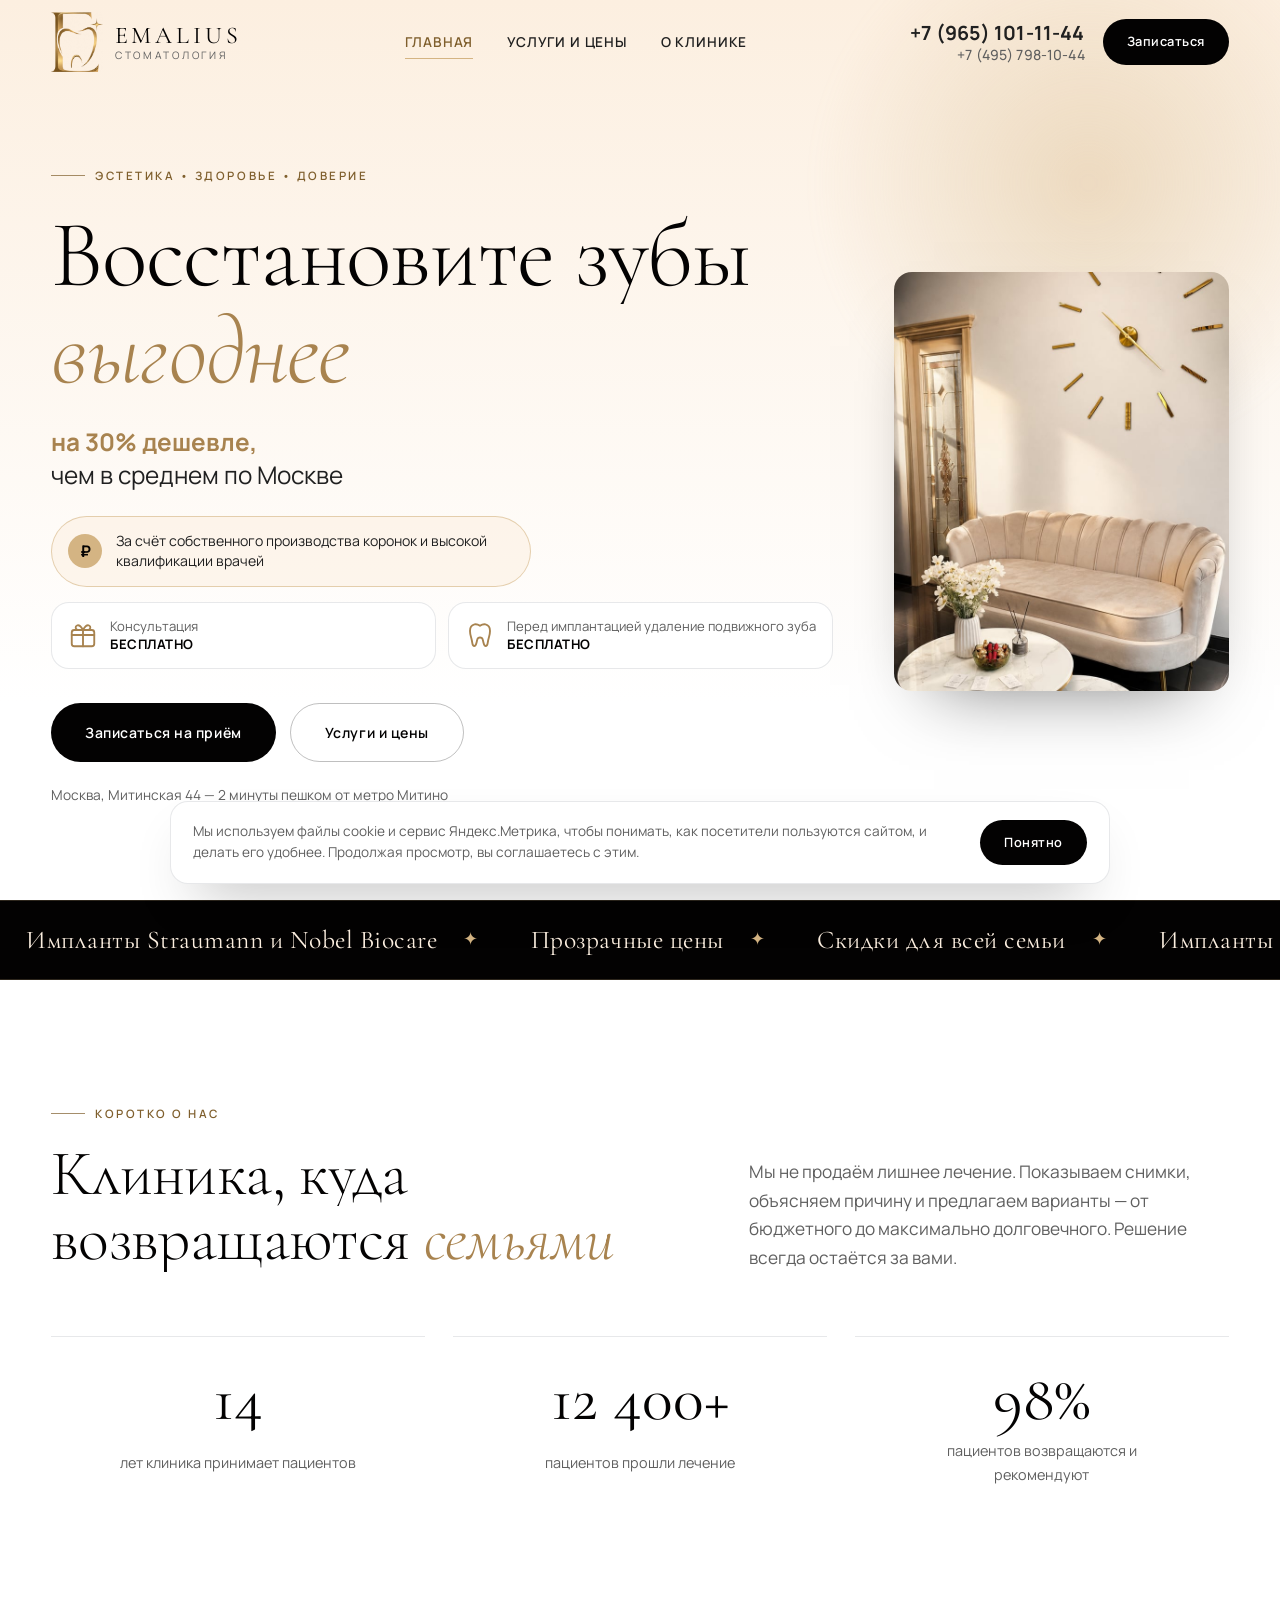
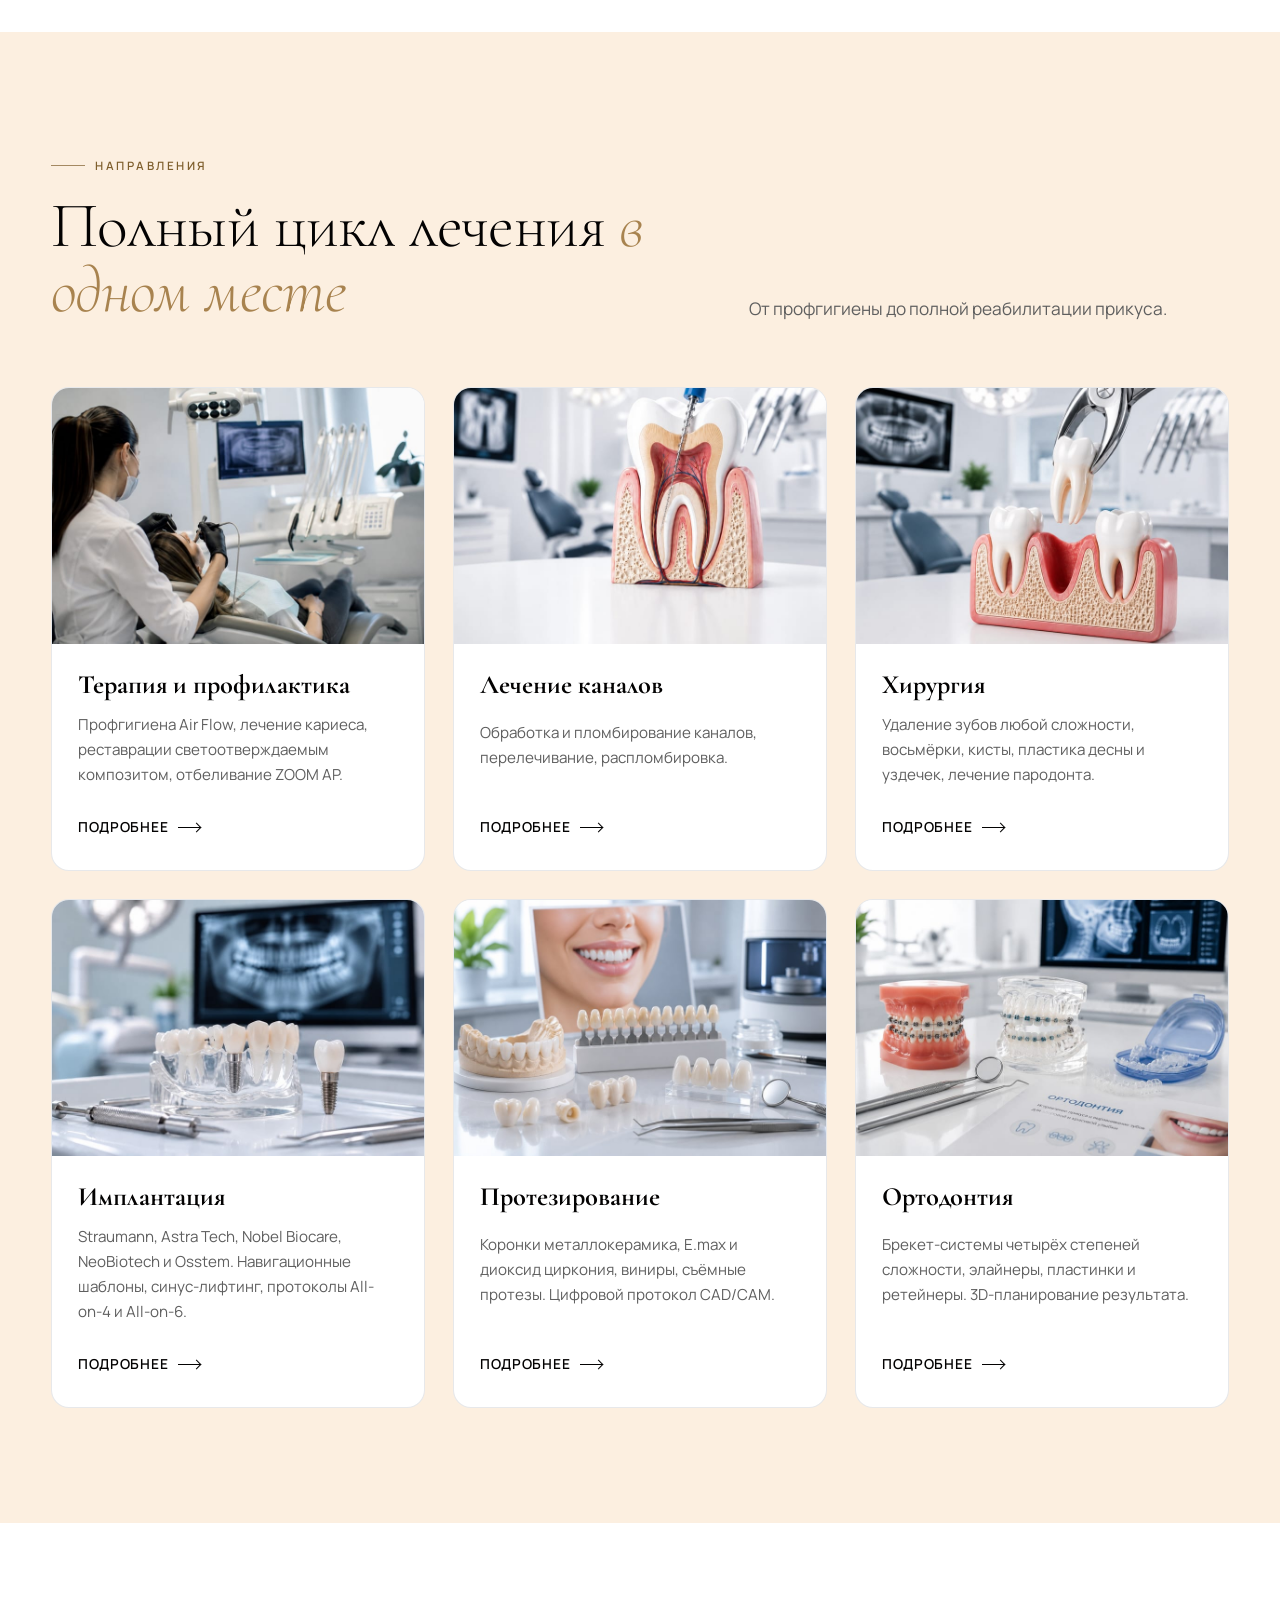
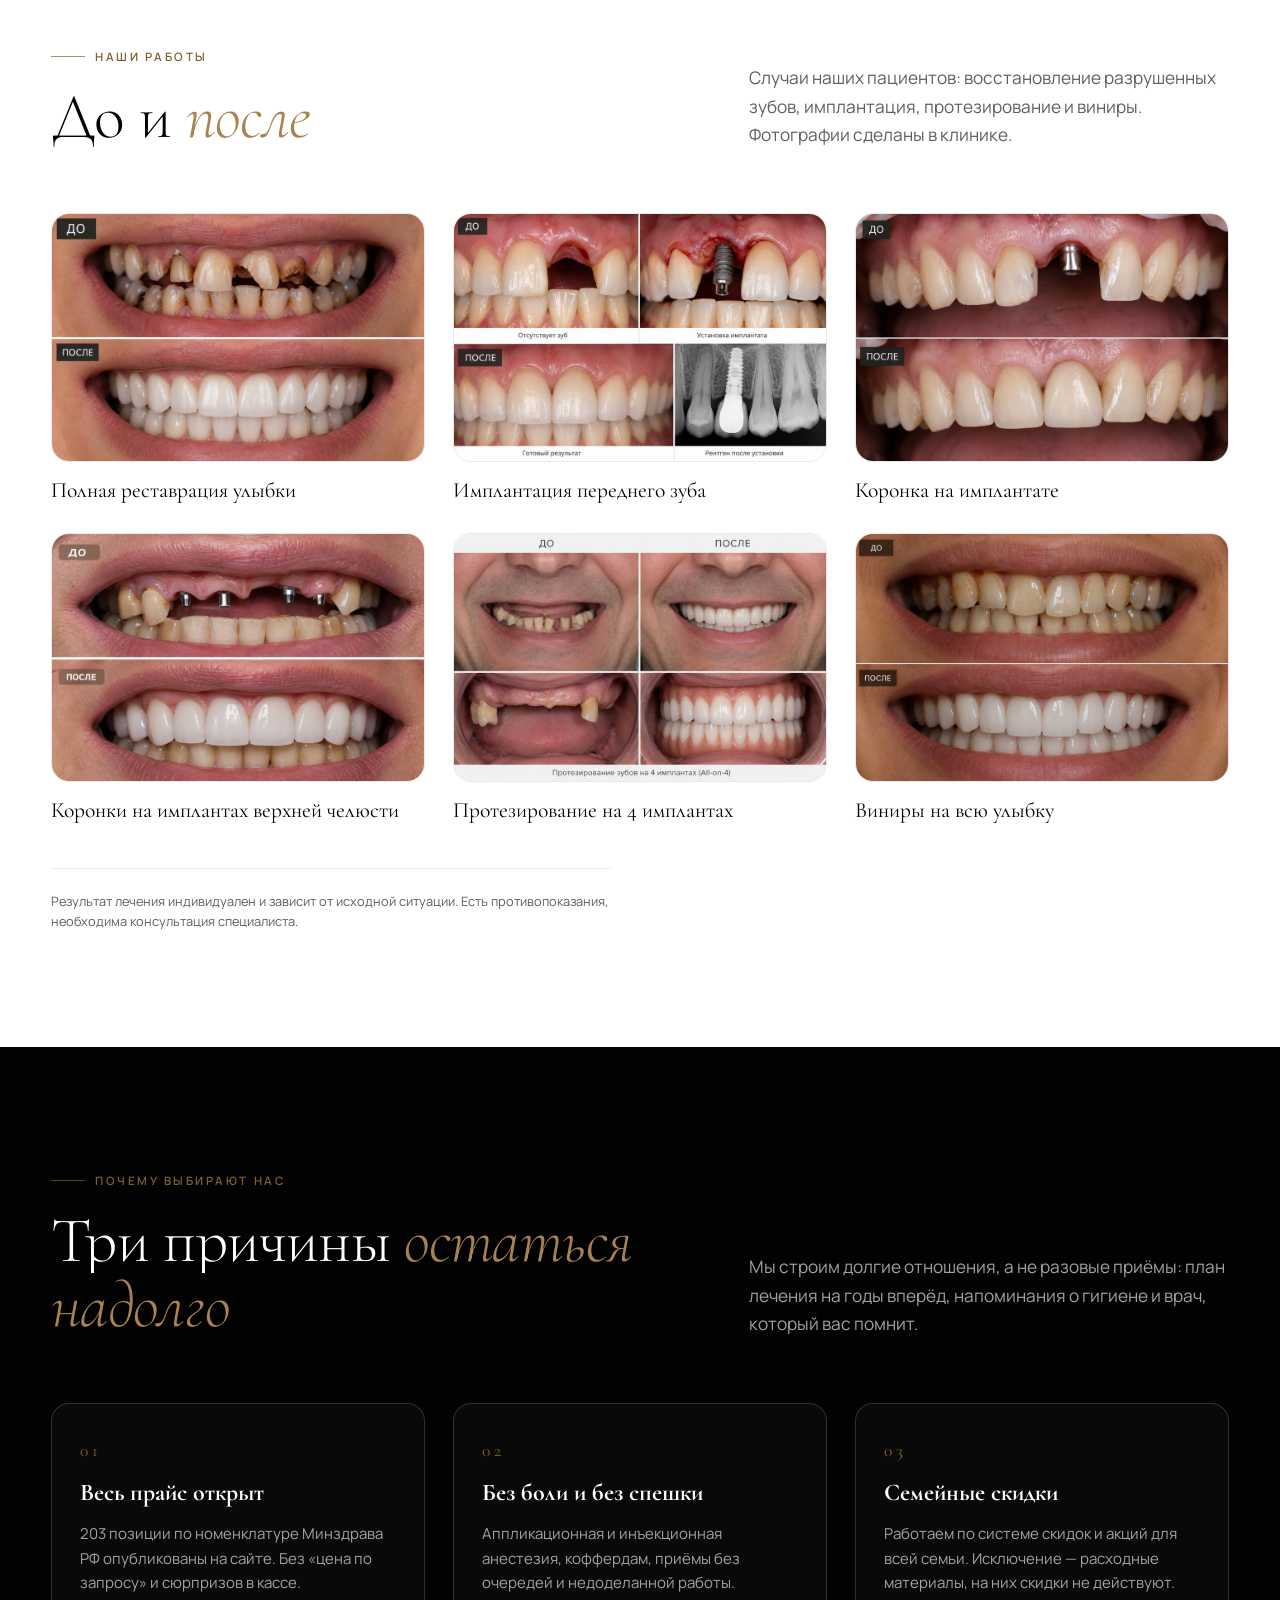
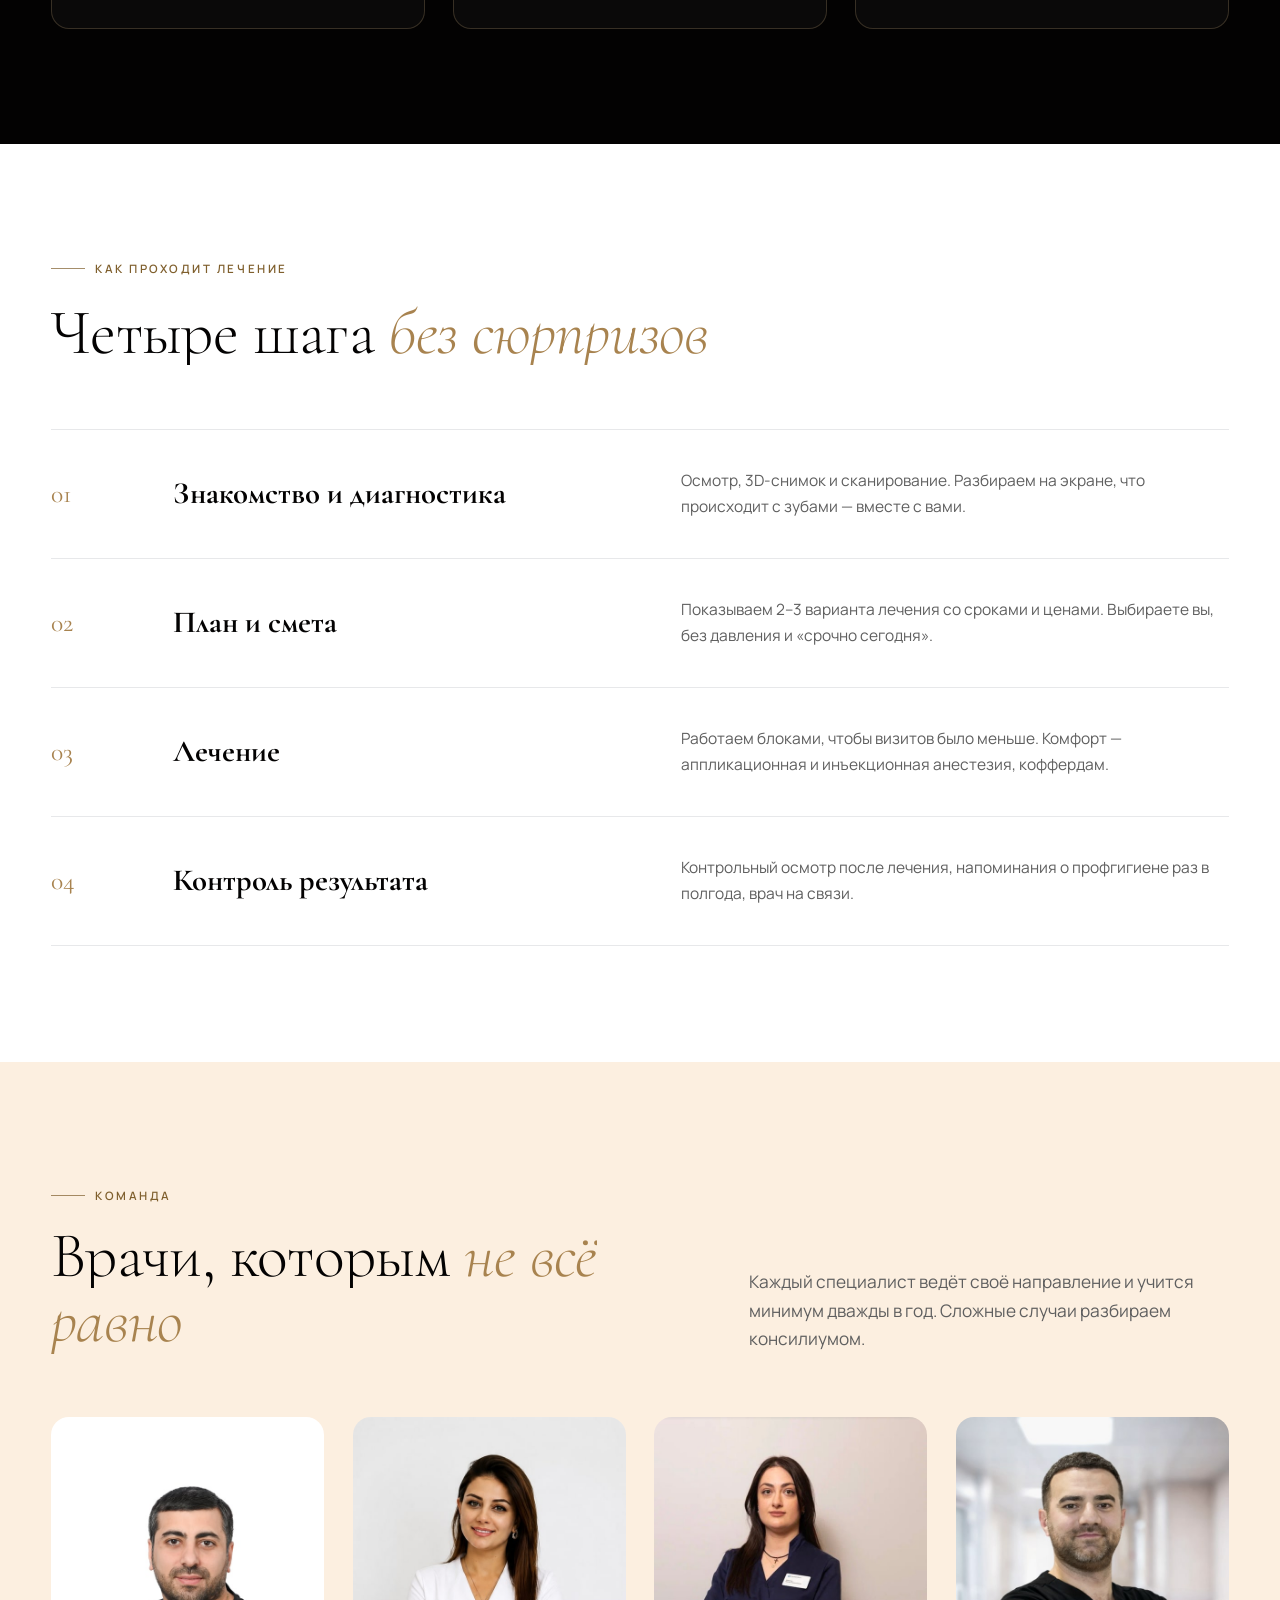
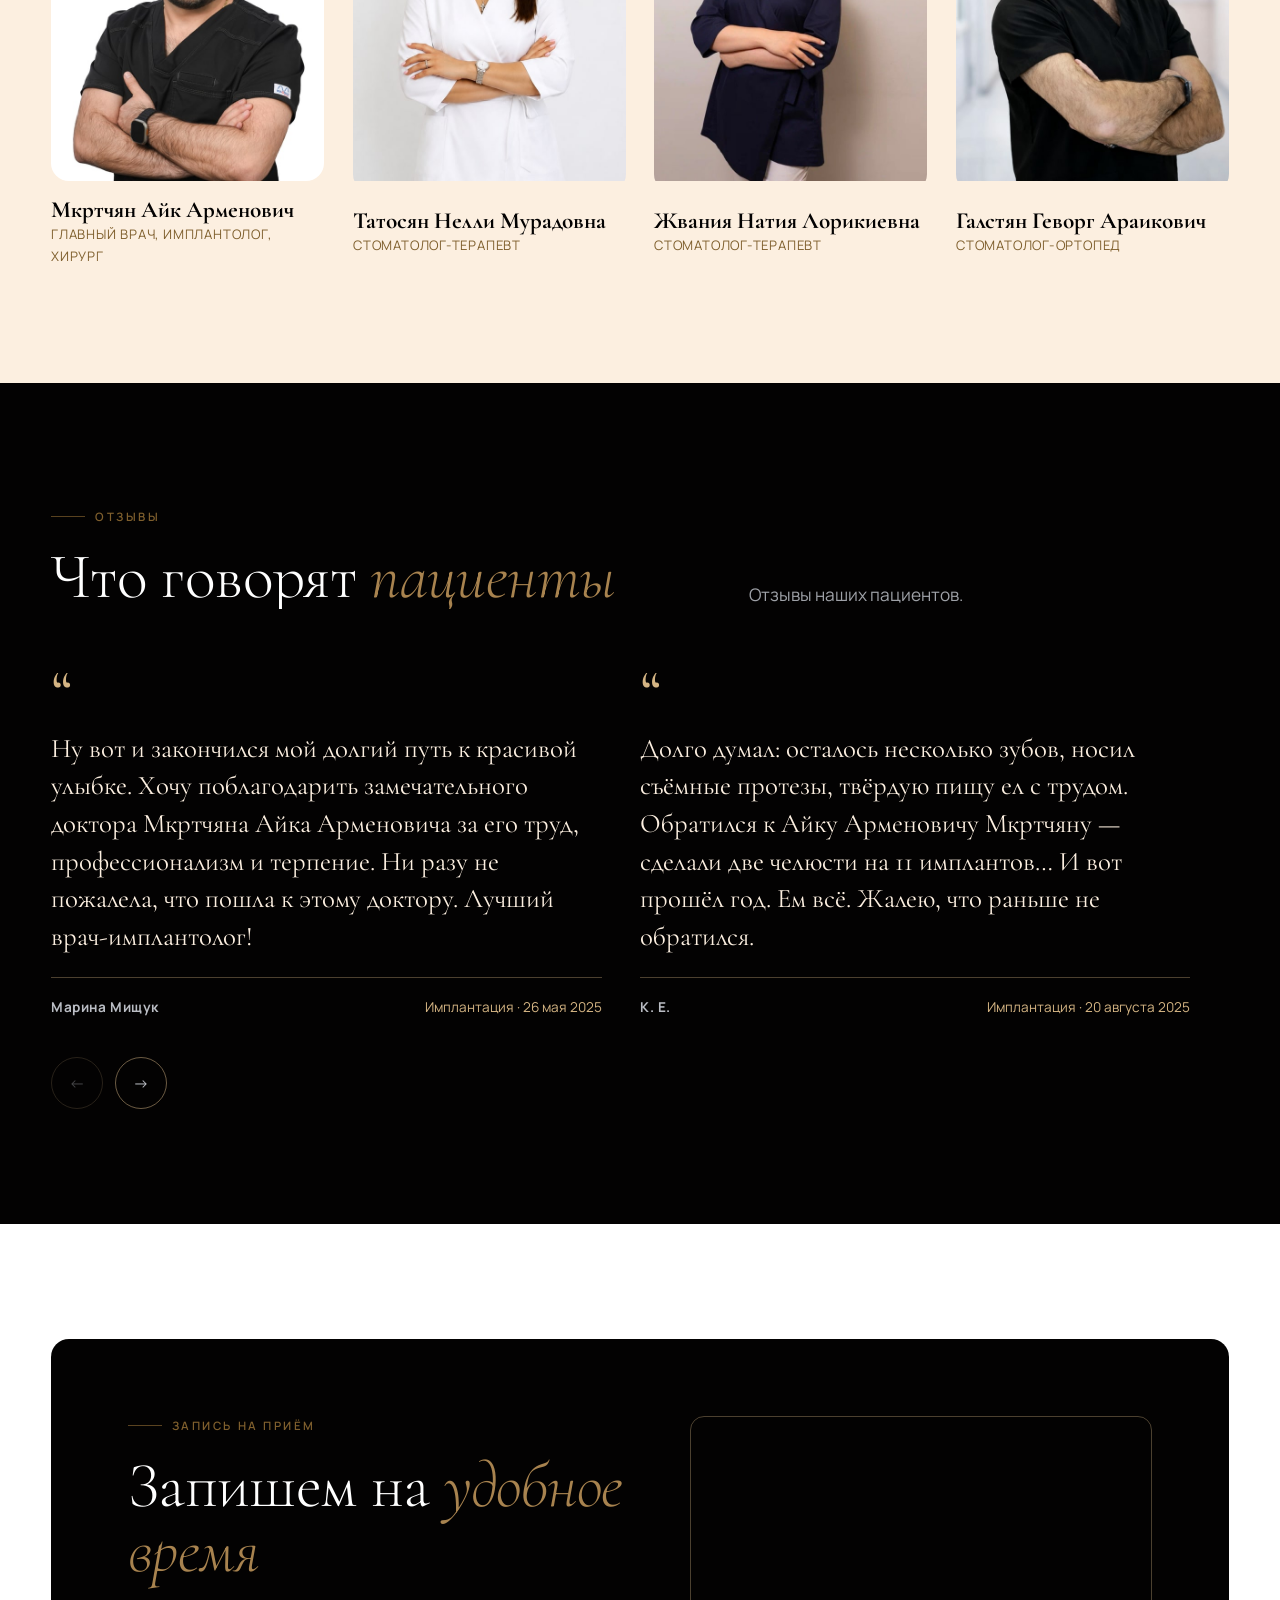
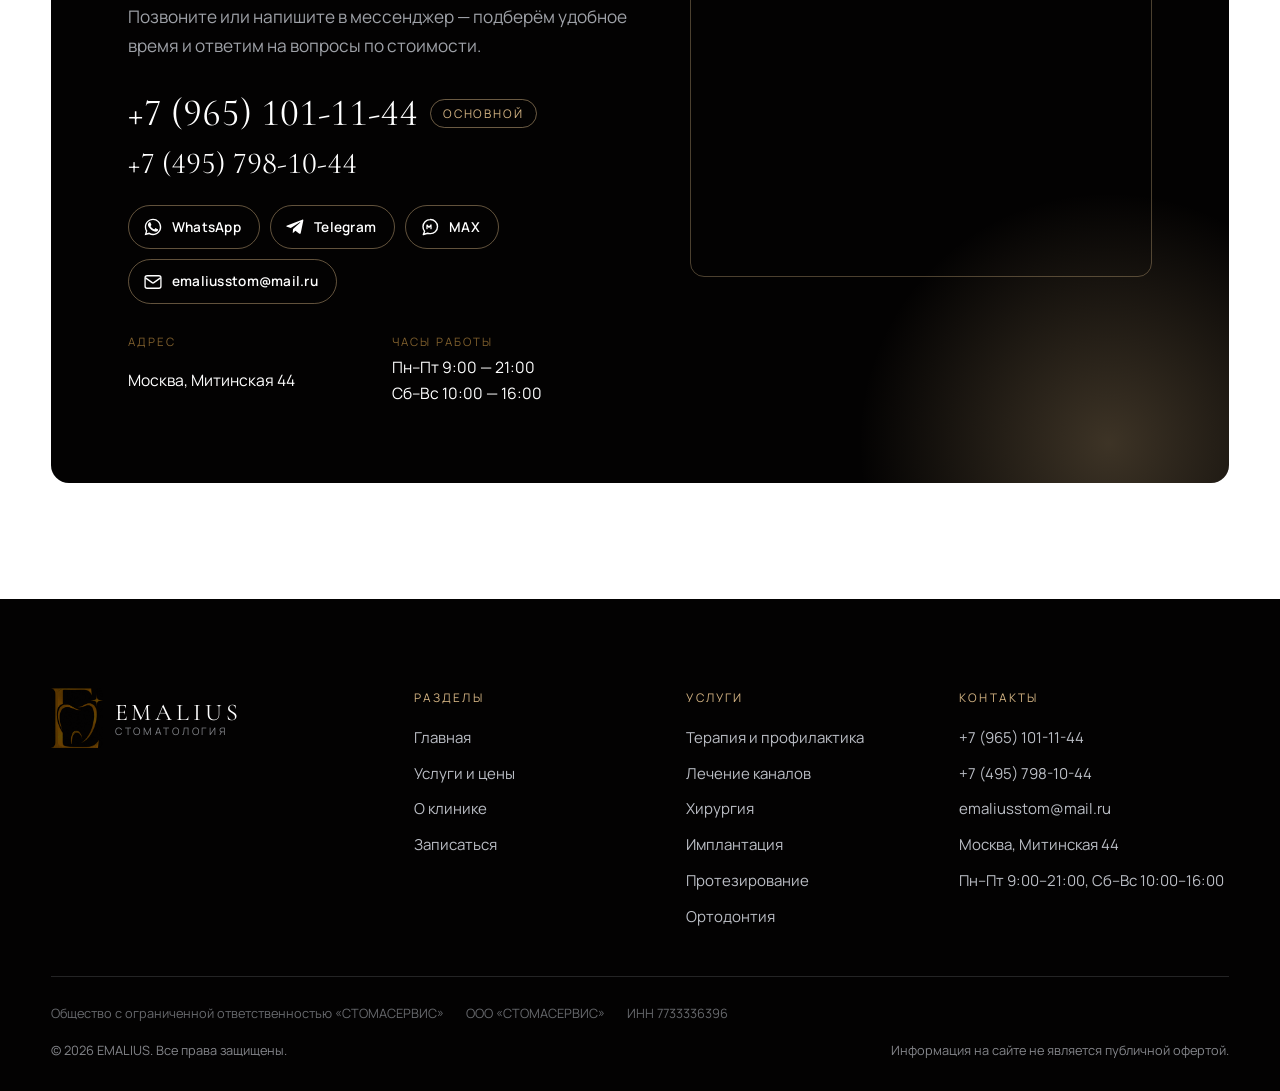
<file: index.html>
<!DOCTYPE html>
<html lang="ru">
  <head>
    <meta charset="UTF-8" />
    <meta name="viewport" content="width=device-width, initial-scale=1" />
    <title>EMALIUS — стоматология в Москве | лечение, имплантация, брекеты</title>
    <meta
      name="description"
      content="EMALIUS (Эмалиус) — стоматология полного цикла в Москве: лечение кариеса и каналов, имплантация Straumann, Astra Tech и Nobel Biocare, протезирование, брекеты и элайнеры. Фиксированная смета. Запись по телефону +7 (965) 101-11-44."
    />
    <link rel="canonical" href="https://emalius.com/" />
    <meta name="robots" content="index, follow, max-image-preview:large" />
    <meta name="yandex-verification" content="200fda329d51972c" />

    <meta property="og:type" content="website" />
    <meta property="og:site_name" content="EMALIUS" />
    <meta property="og:title" content="EMALIUS — стоматология в Москве" />
    <meta
      property="og:description"
      content="Стоматология полного цикла: лечение зубов, имплантация, протезирование, брекеты и элайнеры. Прозрачный прайс и фиксированная смета."
    />
    <meta property="og:url" content="https://emalius.com/" />
    <meta property="og:image" content="https://emalius.com/assets/img/og-cover.jpg" />
    <meta property="og:locale" content="ru_RU" />
    <meta name="twitter:card" content="summary_large_image" />

    <link rel="icon" type="image/png" sizes="32x32" href="assets/img/favicon-32.png" />
    <link rel="icon" type="image/png" sizes="512x512" href="assets/img/favicon-512.png" />
    <link rel="apple-touch-icon" href="assets/img/apple-touch-icon.png" />
    <link rel="preconnect" href="https://fonts.googleapis.com" />
    <link rel="preconnect" href="https://fonts.gstatic.com" crossorigin />
    <link
      href="https://fonts.googleapis.com/css2?family=Cormorant+Garamond:ital,wght@0,300;0,400;0,500;1,300;1,400&family=Manrope:wght@400;500;600;700;800&display=swap"
      rel="stylesheet"
    />
    <link rel="stylesheet" href="assets/css/style.css" />

    <!-- Микроразметка организации: помогает Google показать бренд,
         адрес, телефон и часы работы прямо в выдаче -->
    <script type="application/ld+json">
      {
        "@context": "https://schema.org",
        "@type": "Dentist",
        "@id": "https://emalius.com/#clinic",
        "name": "EMALIUS",
        "legalName": "Общество с ограниченной ответственностью \"СТОМАСЕРВИС\"",
        "taxID": "7733336396",
        "alternateName": [
          "Эмалиус",
          "Emalius",
          "Стоматология Эмалиус",
          "EMALIUS стоматология",
          "Эмалиус на Митинской"
        ],
        "description": "Стоматология полного цикла в Москве: терапия и профилактика, лечение каналов, хирургия, имплантация, протезирование и ортодонтия.",
        "url": "https://emalius.com/",
        "logo": "https://emalius.com/assets/img/logo.png",
        "image": "https://emalius.com/assets/img/og-cover.jpg",
        "telephone": ["+79651011144", "+74957981044"],
        "email": "emaliusstom@mail.ru",
        "priceRange": "₽₽",
        "currenciesAccepted": "RUB",
        "paymentAccepted": "Наличные, банковская карта, рассрочка",
        "address": {
          "@type": "PostalAddress",
          "streetAddress": "Митинская улица, 44",
          "addressLocality": "Москва",
          "postalCode": "125430",
          "addressCountry": "RU"
        },
        "geo": {
          "@type": "GeoCoordinates",
          "latitude": "55.848617",
          "longitude": "37.357344"
        },
        "openingHoursSpecification": [
          {
            "@type": "OpeningHoursSpecification",
            "dayOfWeek": ["Monday", "Tuesday", "Wednesday", "Thursday", "Friday"],
            "opens": "09:00",
            "closes": "21:00"
          },
          {
            "@type": "OpeningHoursSpecification",
            "dayOfWeek": ["Saturday", "Sunday"],
            "opens": "10:00",
            "closes": "16:00"
          }
        ],
        "medicalSpecialty": "Dentistry",
        "availableService": [
          { "@type": "MedicalProcedure", "name": "Профессиональная гигиена и отбеливание ZOOM AP" },
          { "@type": "MedicalProcedure", "name": "Лечение кариеса и реставрация зубов" },
          { "@type": "MedicalProcedure", "name": "Лечение и перелечивание каналов" },
          { "@type": "MedicalProcedure", "name": "Удаление зубов и хирургия полости рта" },
          { "@type": "MedicalProcedure", "name": "Имплантация зубов, All-on-4 и All-on-6" },
          { "@type": "MedicalProcedure", "name": "Протезирование: коронки, виниры, съёмные протезы" },
          { "@type": "MedicalProcedure", "name": "Брекет-системы и элайнеры" }
        ]
      }
    </script>

    <script type="application/ld+json">
      {
        "@context": "https://schema.org",
        "@type": "WebSite",
        "@id": "https://emalius.com/#website",
        "url": "https://emalius.com/",
        "name": "EMALIUS",
        "inLanguage": "ru-RU",
        "publisher": { "@id": "https://emalius.com/#clinic" }
      }
    </script>
    <!-- Яндекс.Метрика -->
    <script type="text/javascript">
      (function (m, e, t, r, i, k, a) {
        m[i] =
          m[i] ||
          function () {
            (m[i].a = m[i].a || []).push(arguments);
          };
        m[i].l = 1 * new Date();
        for (var j = 0; j < document.scripts.length; j++) {
          if (document.scripts[j].src === r) return;
        }
        k = e.createElement(t);
        a = e.getElementsByTagName(t)[0];
        k.async = 1;
        k.src = r;
        a.parentNode.insertBefore(k, a);
      })(window, document, "script", "https://mc.yandex.ru/metrika/tag.js?id=111272659", "ym");

      ym(111272659, "init", {
        ssr: true,
        webvisor: true,
        clickmap: true,
        ecommerce: "dataLayer",
        referrer: document.referrer,
        url: location.href,
        accurateTrackBounce: true,
        trackLinks: true
      });
    </script>
    <!-- /Яндекс.Метрика -->
  </head>

  <body data-page="home">
    <noscript><div><img src="https://mc.yandex.ru/watch/111272659" style="position: absolute; left: -9999px" alt="" /></div></noscript>
    <!-- ЗАНАВЕС ПРИ ЗАГРУЗКЕ -->
    <div class="curtain">
      <div class="curtain__logo">
        <img src="assets/img/logo-mark.png" alt="" width="394" height="459" />
        <span data-field="clinic-name">EMALIUS</span>
      </div>
    </div>

    <!-- ================= ШАПКА ================= -->
    <header class="header">
      <div class="container header__inner">
        <a href="./" class="logo" aria-label="EMALIUS — стоматология, на главную">
          <span class="logo__mark"><img src="assets/img/logo-mark.png" alt="" width="394" height="420" /></span>
          <span class="logo__text">
            <span class="logo__name" data-field="clinic-name">EMALIUS</span>
            <span class="logo__sub">стоматология</span>
          </span>
        </a>

        <nav class="nav">
          <a class="nav__link" data-nav="home" href="./">Главная</a>
          <a class="nav__link" data-nav="services" href="services">Услуги и цены</a>
          <a class="nav__link" data-nav="contacts" href="contacts">О клинике</a>
        </nav>

        <div class="header__side">
          <div class="header__phones">
            <a class="header__phone" data-field="phone" href="tel:+79651011144">+7 (965) 101-11-44</a>
            <a class="header__phone header__phone--second" data-field="phone-2" href="tel:+74957981044">+7 (495) 798-10-44</a>
          </div>
          <a class="btn btn--sm header__cta" href="#zapis">Записаться</a>
          <button class="burger" aria-label="Меню" aria-expanded="false">
            <span></span><span></span><span></span>
          </button>
        </div>
      </div>
    </header>

    <!-- ================= МОБИЛЬНОЕ МЕНЮ ================= -->
    <div class="menu">
      <ul class="menu__list">
        <li class="menu__item"><a class="menu__link" href="./">Главная</a></li>
        <li class="menu__item"><a class="menu__link" href="services">Услуги и цены</a></li>
        <li class="menu__item"><a class="menu__link" href="contacts">О клинике</a></li>
      </ul>
      <div class="menu__foot">
        <a class="btn btn--gold menu__cta" href="#zapis">Записаться на приём</a>
        <a data-field="phone" href="tel:+79651011144">+7 (965) 101-11-44</a>
        <a data-field="phone-2" href="tel:+74957981044">+7 (495) 798-10-44</a>
        <span data-field="address">Москва, Митинская 44</span>
        <span data-field="hours">Пн–Пт 9:00–21:00, Сб–Вс 10:00–16:00</span>
      </div>
    </div>

    <main>
      <!-- ================= HERO ================= -->
      <section class="hero">
        <div class="hero__glow" data-parallax="0.06"></div>
        <div class="container hero__grid">
          <div class="hero__content">
            <span class="eyebrow" data-anim="up">Эстетика • Здоровье • Доверие</span>

            <h1 class="display d-1 hero__title" data-anim="up" data-split>
              Восстановите зубы <em>выгоднее</em>
            </h1>

            <p class="hero__claim" data-anim="up" style="--delay: 0.1s">
              <b>на 30% дешевле,</b><br />
              чем в среднем по Москве
            </p>

            <p class="hero__why" data-anim="up" style="--delay: 0.14s">
              <span class="hero__why-icon" aria-hidden="true">₽</span>
              За счёт собственного производства коронок и высокой
              квалификации врачей
            </p>

            <ul class="hero__perks" data-anim="up" style="--delay: 0.18s">
              <li class="perk">
                <span class="perk__icon" aria-hidden="true">
                  <svg viewBox="0 0 24 24" fill="none" stroke="currentColor" stroke-width="1.5" stroke-linecap="round" stroke-linejoin="round">
                    <rect x="3" y="8" width="18" height="13" rx="2" />
                    <path d="M3 12h18M12 8v13" />
                    <path d="M12 8S9.5 3.5 7.2 4.4C5.6 5 5.7 7.6 8 8h4Zm0 0s2.5-4.5 4.8-3.6C18.4 5 18.3 7.6 16 8h-4Z" />
                  </svg>
                </span>
                <span class="perk__text">Консультация <b>бесплатно</b></span>
              </li>
              <li class="perk">
                <span class="perk__icon" aria-hidden="true">
                  <svg viewBox="0 0 24 24" fill="none" stroke="currentColor" stroke-width="1.5" stroke-linecap="round" stroke-linejoin="round">
                    <path d="M12 4.6c-1.5-1-3-1.4-4.4-1.1C5.3 4 4 6 4 8.7c0 2 .4 3.6.9 5.3.5 1.6.8 3.2 1 4.7.2 1.3.6 2.1 1.5 2.1 1 0 1.4-.9 1.8-2.6l.6-2.5c.3-1.1.7-1.7 2.2-1.7s1.9.6 2.2 1.7l.6 2.5c.4 1.7.8 2.6 1.8 2.6.9 0 1.3-.8 1.5-2.1.2-1.5.5-3.1 1-4.7.5-1.7.9-3.3.9-5.3 0-2.7-1.3-4.7-3.6-5.2-1.4-.3-2.9.1-4.4 1.1Z" />
                  </svg>
                </span>
                <span class="perk__text">
                  Перед имплантацией удаление подвижного зуба <b>бесплатно</b>
                </span>
              </li>
            </ul>

            <div class="hero__actions" data-anim="up" style="--delay: 0.24s">
              <a class="btn" href="#zapis">Записаться на приём</a>
              <a class="btn btn--ghost" href="services">Услуги и цены</a>
            </div>

            <p class="hero__where" data-anim="up" style="--delay: 0.28s">
              Москва, Митинская 44 — 2 минуты пешком от метро Митино
            </p>

          </div>

          <div class="hero__media" data-anim="zoom" style="--delay: 0.15s">
            <img
              src="assets/img/clinic/hero-lounge.jpg"
              alt="Зона ожидания стоматологии EMALIUS на Митинской, 44"
              width="720"
              height="900"
              fetchpriority="high"
            />
          </div>
        </div>

        <span class="scroll-hint">листайте</span>
      </section>

      <!-- ================= БЕГУЩАЯ СТРОКА ================= -->
      <div class="marquee" aria-hidden="true">
        <div class="marquee__track">
          <span class="marquee__item">Импланты Straumann и Nobel Biocare</span>
          <span class="marquee__item">Прозрачные цены</span>
          <span class="marquee__item">Скидки для всей семьи</span>
          <span class="marquee__item">Импланты Straumann и Nobel Biocare</span>
          <span class="marquee__item">Прозрачные цены</span>
          <span class="marquee__item">Скидки для всей семьи</span>
        </div>
      </div>

      <!-- ================= О КЛИНИКЕ КОРОТКО ================= -->
      <section class="section">
        <div class="container">
          <div class="section__head section__head--split">
            <div>
              <span class="eyebrow" data-anim="up">Коротко о нас</span>
              <h2 class="display d-2" data-anim="up" data-split style="margin-top: 18px">
                Клиника, куда возвращаются <em>семьями</em>
              </h2>
            </div>
            <p class="lead" data-anim="up" style="--delay: 0.1s">
              Мы не продаём лишнее лечение. Показываем снимки, объясняем причину
              и предлагаем варианты — от бюджетного до максимально долговечного.
              Решение всегда остаётся за вами.
            </p>
          </div>

          <!-- ПЛЕЙСХОЛДЕРЫ: цифры не подтверждены клиникой, заменить на реальные -->

          <div class="grid grid--3 stats--center">
            <div class="stat" data-anim="up">
              <span class="stat__num"><span data-count="14">0</span></span>
              <span class="stat__label">лет клиника принимает пациентов</span>
            </div>
            <div class="stat" data-anim="up" style="--delay: 0.08s">
              <span class="stat__num"><span data-count="12400" data-count-suffix="+">0</span></span>
              <span class="stat__label">пациентов прошли лечение</span>
            </div>
            <div class="stat" data-anim="up" style="--delay: 0.16s">
              <span class="stat__num"><span data-count="98" data-count-suffix="%">0</span></span>
              <span class="stat__label">пациентов возвращаются и рекомендуют</span>
            </div>
          </div>
        </div>
      </section>

      <!-- ================= УСЛУГИ ================= -->
      <section class="section section--cream" id="uslugi">
        <div class="container">
          <div class="section__head section__head--split">
            <div>
              <span class="eyebrow" data-anim="up">Направления</span>
              <h2 class="display d-2" data-anim="up" data-split style="margin-top: 18px">
                Полный цикл лечения <em>в одном месте</em>
              </h2>
            </div>
            <p class="lead" data-anim="up">
              От профгигиены до полной реабилитации прикуса.
            </p>
          </div>

          <div class="grid grid--3">
            <!-- Карточка 1 -->
            <article class="card" data-anim="up">
              <div class="card__media">
                <img src="assets/img/services/therapy-card.jpg" alt="Врач лечит зуб пациентке в кресле, на экране панорамный снимок" width="800" height="550" loading="lazy" />
              </div>
              <div class="card__body">
                <h3 class="card__title">Терапия и профилактика</h3>
                <p class="card__text">
                  Профгигиена Air Flow, лечение кариеса, реставрации
                  светоотверждаемым композитом, отбеливание ZOOM AP.
                </p>
                <div class="card__foot">
                  <a class="arrow-link" href="services#therapy">Подробнее <i></i></a>
                </div>
              </div>
            </article>

            <!-- Карточка 2 -->
            <article class="card" data-anim="up" style="--delay: 0.08s">
              <div class="card__media">
                <img src="assets/img/services/endo-card.jpg" alt="Эндодонтический инструмент в корневом канале зуба — модель в разрезе" width="800" height="550" loading="lazy" />
              </div>
              <div class="card__body">
                <h3 class="card__title">Лечение каналов</h3>
                <p class="card__text">
                  Обработка и пломбирование каналов,
                  перелечивание, распломбировка.
                </p>
                <div class="card__foot">
                  <a class="arrow-link" href="services#endo">Подробнее <i></i></a>
                </div>
              </div>
            </article>

            <!-- Карточка 3 -->
            <article class="card" data-anim="up" style="--delay: 0.16s">
              <div class="card__media">
                <img src="assets/img/services/surgery-card.jpg" alt="Удаление зуба щипцами — анатомическая модель челюсти" width="800" height="550" loading="lazy" />
              </div>
              <div class="card__body">
                <h3 class="card__title">Хирургия</h3>
                <p class="card__text">
                  Удаление зубов любой сложности, восьмёрки, кисты, пластика
                  десны и уздечек, лечение пародонта.
                </p>
                <div class="card__foot">
                  <a class="arrow-link" href="services#surgery">Подробнее <i></i></a>
                </div>
              </div>
            </article>

            <!-- Карточка 4 -->
            <article class="card" data-anim="up">
              <div class="card__media">
                <img src="assets/img/services/implants-card.jpg" alt="Дентальный имплантат с коронкой и прозрачная модель челюсти" width="800" height="550" loading="lazy" />
              </div>
              <div class="card__body">
                <h3 class="card__title">Имплантация</h3>
                <p class="card__text">
                  Straumann, Astra Tech, Nobel Biocare, NeoBiotech и Osstem. Навигационные
                  шаблоны, синус-лифтинг, протоколы All-on-4 и All-on-6.
                </p>
                <div class="card__foot">
                  <a class="arrow-link" href="services#implants">Подробнее <i></i></a>
                </div>
              </div>
            </article>

            <!-- Карточка 5 -->
            <article class="card" data-anim="up" style="--delay: 0.08s">
              <div class="card__media">
                <img src="assets/img/services/prosthetics-card.jpg" alt="Виниры, коронки и шкала подбора оттенка зубов" width="800" height="550" loading="lazy" />
              </div>
              <div class="card__body">
                <h3 class="card__title">Протезирование</h3>
                <p class="card__text">
                  Коронки металлокерамика, E.max и диоксид циркония, виниры,
                  съёмные протезы. Цифровой протокол CAD/CAM.
                </p>
                <div class="card__foot">
                  <a class="arrow-link" href="services#prosthetics">Подробнее <i></i></a>
                </div>
              </div>
            </article>

            <!-- Карточка 6 -->
            <article class="card" data-anim="up" style="--delay: 0.16s">
              <div class="card__media">
                <img src="assets/img/services/orthodontics-card.jpg" alt="Брекет-системы и прозрачные элайнеры на моделях челюстей" width="800" height="550" loading="lazy" />
              </div>
              <div class="card__body">
                <h3 class="card__title">Ортодонтия</h3>
                <p class="card__text">
                  Брекет-системы четырёх степеней сложности, элайнеры,
                  пластинки и ретейнеры. 3D-планирование результата.
                </p>
                <div class="card__foot">
                  <a class="arrow-link" href="services#orthodontics">Подробнее <i></i></a>
                </div>
              </div>
            </article>
          </div>
        </div>
      </section>

      <!-- ================= НАШИ РАБОТЫ ================= -->
      <section class="section" id="cases">
        <div class="container">
          <div class="section__head section__head--split">
            <div>
              <span class="eyebrow" data-anim="up">Наши работы</span>
              <h2 class="display d-2" data-anim="up" data-split style="margin-top: 18px">
                До и <em>после</em>
              </h2>
            </div>
            <p class="lead" data-anim="up">
              Случаи наших пациентов: восстановление разрушенных зубов,
              имплантация, протезирование и виниры. Фотографии сделаны
              в клинике.
            </p>
          </div>

          <div class="grid grid--3">
            <figure class="case" data-anim="up">
              <img src="assets/img/cases/smile.jpg" alt="Полная реставрация улыбки: разрушенные зубы до лечения и коронки после" width="900" height="600" loading="lazy" />
              <figcaption class="case__title">Полная реставрация улыбки</figcaption>
            </figure>
            <figure class="case" data-anim="up" style="--delay: 0.08s">
              <img src="assets/img/cases/implant.jpg" alt="Имплантация переднего зуба: отсутствующий зуб, установка имплантата, результат и контрольный снимок" width="900" height="600" loading="lazy" />
              <figcaption class="case__title">Имплантация переднего зуба</figcaption>
            </figure>
            <figure class="case" data-anim="up" style="--delay: 0.16s">
              <img src="assets/img/cases/crown.jpg" alt="Коронка на имплантате: абатмент до и установленная коронка после" width="900" height="600" loading="lazy" />
              <figcaption class="case__title">Коронка на имплантате</figcaption>
            </figure>
            <figure class="case" data-anim="up" style="--delay: 0.24s">
              <img src="assets/img/cases/bridge.jpg" alt="Абатменты имплантов до протезирования и готовые коронки после" width="900" height="600" loading="lazy" />
              <figcaption class="case__title">Коронки на имплантах верхней челюсти</figcaption>
            </figure>
            <figure class="case" data-anim="up" style="--delay: 0.32s">
              <img src="assets/img/cases/allon4.jpg" alt="Протезирование зубов на 4 имплантах по протоколу All-on-4: до и после" width="900" height="600" loading="lazy" />
              <figcaption class="case__title">Протезирование на 4 имплантах</figcaption>
            </figure>
            <figure class="case" data-anim="up" style="--delay: 0.40s">
              <img src="assets/img/cases/veneers.jpg" alt="Улыбка до установки виниров и после" width="900" height="600" loading="lazy" />
              <figcaption class="case__title">Виниры на всю улыбку</figcaption>
            </figure>
          </div>

          <p class="case__note" data-anim="up">
            Результат лечения индивидуален и зависит от исходной ситуации.
            Есть противопоказания, необходима консультация специалиста.
          </p>
        </div>
      </section>

      <!-- ================= ПОЧЕМУ МЫ ================= -->
      <section class="section section--dark">
        <div class="container">
          <div class="section__head section__head--split">
            <div>
              <span class="eyebrow" data-anim="up">Почему выбирают нас</span>
              <h2 class="display d-2" data-anim="up" data-split style="margin-top: 18px">
                Три причины <em>остаться надолго</em>
              </h2>
            </div>
            <p class="lead" data-anim="up">
              Мы строим долгие отношения, а не разовые приёмы: план лечения на
              годы вперёд, напоминания о гигиене и врач, который вас помнит.
            </p>
          </div>

          <div class="grid grid--3">
            <div class="feature" data-anim="up">
              <span class="feature__num">01</span>
              <h3 class="feature__title">Весь прайс открыт</h3>
              <p class="feature__text">
                203 позиции по номенклатуре Минздрава РФ опубликованы на сайте.
                Без «цена по запросу» и сюрпризов в кассе.
              </p>
            </div>
            <div class="feature" data-anim="up" style="--delay: 0.08s">
              <span class="feature__num">02</span>
              <h3 class="feature__title">Без боли и без спешки</h3>
              <p class="feature__text">
                Аппликационная и инъекционная анестезия, коффердам, приёмы без
                очередей и недоделанной работы.
              </p>
            </div>
            <div class="feature" data-anim="up" style="--delay: 0.16s">
              <span class="feature__num">03</span>
              <h3 class="feature__title">Семейные скидки</h3>
              <p class="feature__text">
                Работаем по системе скидок и акций для всей семьи. Исключение —
                расходные материалы, на них скидки не действуют.
              </p>
            </div>
          </div>
        </div>
      </section>

      <!-- ================= ЭТАПЫ ================= -->
      <section class="section">
        <div class="container">
          <div class="section__head">
            <span class="eyebrow" data-anim="up">Как проходит лечение</span>
            <h2 class="display d-2" data-anim="up" data-split>
              Четыре шага <em>без сюрпризов</em>
            </h2>
          </div>

          <div class="steps">
            <div class="step" data-anim="up">
              <span class="step__num">01</span>
              <h3 class="step__title">Знакомство и диагностика</h3>
              <p class="step__text">
                Осмотр, 3D-снимок и сканирование. Разбираем на экране, что
                происходит с зубами — вместе с вами.
              </p>
            </div>
            <div class="step" data-anim="up" style="--delay: 0.06s">
              <span class="step__num">02</span>
              <h3 class="step__title">План и смета</h3>
              <p class="step__text">
                Показываем 2–3 варианта лечения со сроками и ценами. Выбираете
                вы, без давления и «срочно сегодня».
              </p>
            </div>
            <div class="step" data-anim="up" style="--delay: 0.12s">
              <span class="step__num">03</span>
              <h3 class="step__title">Лечение</h3>
              <p class="step__text">
                Работаем блоками, чтобы визитов было меньше. Комфорт —
                аппликационная и инъекционная анестезия, коффердам.
              </p>
            </div>
            <div class="step" data-anim="up" style="--delay: 0.18s">
              <span class="step__num">04</span>
              <h3 class="step__title">Контроль результата</h3>
              <p class="step__text">
                Контрольный осмотр после лечения, напоминания о профгигиене раз в
                полгода, врач на связи.
              </p>
            </div>
          </div>
        </div>
      </section>

      <!-- ================= ВРАЧИ ================= -->
      <section class="section section--cream">
        <div class="container">
          <div class="section__head section__head--split">
            <div>
              <span class="eyebrow" data-anim="up">Команда</span>
              <h2 class="display d-2" data-anim="up" data-split style="margin-top: 18px">
                Врачи, которым <em>не всё равно</em>
              </h2>
            </div>
            <p class="lead" data-anim="up">
              Каждый специалист ведёт своё направление и учится минимум дважды в
              год. Сложные случаи разбираем консилиумом.
            </p>
          </div>

          <div class="grid grid--4">
            <article class="doctor" data-anim="up">
              <div class="doctor__media">
                <img src="assets/img/doctors/head.jpg" alt="Мкртчян Айк Арменович — главный врач клиники EMALIUS, имплантолог, хирург" width="600" height="800" loading="lazy" />
              </div>
              <div>
                <h3 class="doctor__name" data-field="doctor-name">Мкртчян Айк Арменович</h3>
                <p class="doctor__role">Главный врач, имплантолог, хирург</p>
              </div>
            </article>

            <article class="doctor" data-anim="up" style="--delay: 0.08s">
              <div class="doctor__media">
                <img src="assets/img/doctors/tatosyan.jpg" alt="Татосян Нелли Мурадовна — стоматолог-терапевт клиники EMALIUS" width="600" height="800" loading="lazy" />
              </div>
              <div>
                <h3 class="doctor__name" data-field="doctor-name">Татосян Нелли Мурадовна</h3>
                <p class="doctor__role">Стоматолог-терапевт</p>
              </div>
            </article>

            <article class="doctor" data-anim="up" style="--delay: 0.16s">
              <div class="doctor__media">
                <img src="assets/img/doctors/zhvania.jpg" alt="Жвания Натия Лорикиевна — стоматолог-терапевт клиники EMALIUS" width="600" height="800" loading="lazy" />
              </div>
              <div>
                <h3 class="doctor__name" data-field="doctor-name">Жвания Натия Лорикиевна</h3>
                <p class="doctor__role">Стоматолог-терапевт</p>
              </div>
            </article>

            <article class="doctor" data-anim="up" style="--delay: 0.24s">
              <div class="doctor__media">
                <img src="assets/img/doctors/galstyan.jpg" alt="Галстян Геворг Араикович — стоматолог-ортопед клиники EMALIUS" width="600" height="800" loading="lazy" />
              </div>
              <div>
                <h3 class="doctor__name" data-field="doctor-name">Галстян Геворг Араикович</h3>
                <p class="doctor__role">Стоматолог-ортопед</p>
              </div>
            </article>
          </div>
        </div>
      </section>

      <!-- ================= ОТЗЫВЫ ================= -->
      <section class="section section--dark">
        <div class="container reviews" data-slider>
          <div class="section__head section__head--split">
            <div>
              <span class="eyebrow" data-anim="up">Отзывы</span>
              <h2 class="display d-2" data-anim="up" data-split style="margin-top: 18px">
                Что говорят <em>пациенты</em>
              </h2>
            </div>
            <p class="lead" data-anim="up" style="color: rgba(186, 189, 196, 0.85)">
              Отзывы наших пациентов.
            </p>
          </div>

          <div class="reviews__viewport">
            <div class="reviews__track">
                            <blockquote class="review">
                <span class="review__mark">“</span>
                <p class="review__quote">
                  Ну вот и закончился мой долгий путь к красивой улыбке. Хочу поблагодарить замечательного доктора Мкртчяна Айка Арменовича за его труд, профессионализм и терпение. Ни разу не пожалела, что пошла к этому доктору. Лучший врач-имплантолог!
                </p>
                <footer class="review__meta">
                  <span class="review__name" data-field="review-author">Марина Мищук</span>
                  <span class="review__service">Имплантация · 26 мая 2025</span>
                </footer>
              </blockquote>

              <blockquote class="review">
                <span class="review__mark">“</span>
                <p class="review__quote">
                  Долго думал: осталось несколько зубов, носил съёмные протезы, твёрдую пищу ел с трудом. Обратился к Айку Арменовичу Мкртчяну — сделали две челюсти на 11 имплантов… И вот прошёл год. Ем всё. Жалею, что раньше не обратился.
                </p>
                <footer class="review__meta">
                  <span class="review__name" data-field="review-author">К. Е.</span>
                  <span class="review__service">Имплантация · 20 августа 2025</span>
                </footer>
              </blockquote>

              <blockquote class="review">
                <span class="review__mark">“</span>
                <p class="review__quote">
                  Была на приёме у Айка Арменовича, сделал удаление 6-го зуба. Удалил быстро и поставил имплант в этот же приём. Осталась очень довольна. Благодарю за чуткость и хорошее отношение.
                </p>
                <footer class="review__meta">
                  <span class="review__name" data-field="review-author">Лилит Лапоян</span>
                  <span class="review__service">Хирургия и имплантация · 19 июня 2026</span>
                </footer>
              </blockquote>

              <blockquote class="review">
                <span class="review__mark">“</span>
                <p class="review__quote">
                  Удаляла сложный зуб у Айка Арменовича, корни оказались проблемные. Врач предупредил заранее, попросил не переживать. Работал уверенно, без суеты. Во время процедуры боли не было. После заживления осложнений не возникло. Осталась довольна.
                </p>
                <footer class="review__meta">
                  <span class="review__name" data-field="review-author">Диано Сафино</span>
                  <span class="review__service">Хирургия · 6 апреля 2026</span>
                </footer>
              </blockquote>

              <blockquote class="review">
                <span class="review__mark">“</span>
                <p class="review__quote">
                  Обратилась к Айку Арменовичу с острой болью. Приняли в тот же день. После осмотра стало понятно, что зуб не спасти. Удаление прошло быстро. Облегчение почувствовала почти сразу. Спасибо за оперативность.
                </p>
                <footer class="review__meta">
                  <span class="review__name" data-field="review-author">Екатерина Перминова</span>
                  <span class="review__service">Неотложная помощь · 16 марта 2026</span>
                </footer>
              </blockquote>

              <blockquote class="review">
                <span class="review__mark">“</span>
                <p class="review__quote">
                  Обращалась к Айку Арменовичу по поводу коронки после удаления. Всё объяснил на консультации. Никакой спешки не было. Работу выполнил аккуратно. Коронка не мешает. Спасибо за внимательность.
                </p>
                <footer class="review__meta">
                  <span class="review__name" data-field="review-author">Дарина Т.</span>
                  <span class="review__service">Протезирование · 18 мая 2026</span>
                </footer>
              </blockquote>
            </div>
          </div>

          <div class="slider-nav">
            <button class="slider-btn" data-slider-prev aria-label="Предыдущий отзыв">←</button>
            <button class="slider-btn" data-slider-next aria-label="Следующий отзыв">→</button>
          </div>
        </div>
      </section>

      <!-- ================= ЗАПИСЬ ================= -->
      <section class="section" id="zapis">
        <div class="container">
          <div class="cta" data-anim="up">
            <div class="cta__glow"></div>
            <div class="cta__grid">
              <div class="cta__info">
                <span class="eyebrow">Запись на приём</span>
                <h2 class="display d-2" style="margin: 18px 0 20px">
                  Запишем на <em>удобное время</em>
                </h2>
                <p class="lead" style="color: rgba(186, 189, 196, 0.85)">
                  Позвоните или напишите в мессенджер — подберём удобное время
                  и ответим на вопросы по стоимости.
                </p>
                <div class="phones" style="margin-top: 30px">
                  <div class="phone-row">
                    <a class="phone-row__num phone-row__main" data-field="phone" href="tel:+79651011144">+7 (965) 101-11-44</a>
                    <span class="phone-row__note">основной</span>
                  </div>
                  <div class="phone-row">
                    <a class="phone-row__num" data-field="phone-2" href="tel:+74957981044">+7 (495) 798-10-44</a>
                  </div>
                </div>

                <div class="msg-links" style="margin-top: 22px">
                  <a class="msg msg--wa" href="https://wa.me/79651011144" target="_blank" rel="noopener"><svg viewBox="0 0 24 24" fill="currentColor" aria-hidden="true"><path d="M17.47 14.38c-.3-.15-1.76-.87-2.03-.97-.27-.1-.47-.15-.67.15-.2.3-.77.96-.94 1.16-.17.2-.35.22-.65.07-.3-.15-1.26-.46-2.4-1.48-.89-.79-1.49-1.77-1.66-2.07-.17-.3-.02-.46.13-.61.14-.13.3-.35.45-.52.15-.17.2-.3.3-.5.1-.2.05-.37-.02-.52-.08-.15-.67-1.61-.92-2.2-.24-.58-.49-.5-.67-.51h-.57c-.2 0-.52.07-.79.37-.27.3-1.04 1.02-1.04 2.48s1.06 2.88 1.21 3.08c.15.2 2.1 3.2 5.08 4.49.71.3 1.26.49 1.69.63.71.22 1.36.19 1.87.12.57-.09 1.76-.72 2.01-1.41.25-.7.25-1.29.17-1.42-.07-.13-.27-.2-.57-.35Z"/><path d="M12.04 2C6.6 2 2.17 6.43 2.17 11.87c0 1.74.46 3.44 1.32 4.94L2 22l5.33-1.4a9.85 9.85 0 0 0 4.7 1.2h.01c5.44 0 9.87-4.43 9.87-9.87 0-2.64-1.03-5.12-2.9-6.98A9.8 9.8 0 0 0 12.04 2Zm0 18.06c-1.48 0-2.93-.4-4.2-1.15l-.3-.18-3.12.82.83-3.04-.2-.31a8.16 8.16 0 0 1-1.25-4.33c0-4.52 3.68-8.2 8.2-8.2 2.19 0 4.25.86 5.8 2.41a8.14 8.14 0 0 1 2.4 5.8c0 4.52-3.68 8.18-8.16 8.18Z"/></svg> WhatsApp</a>
                  <a class="msg msg--tg" href="https://t.me/+79651011144" target="_blank" rel="noopener"><svg viewBox="0 0 24 24" fill="currentColor" aria-hidden="true"><path d="M21.94 4.6 18.9 19.2c-.23 1.02-.84 1.27-1.7.79l-4.7-3.47-2.27 2.19c-.25.25-.46.46-.94.46l.33-4.78 8.7-7.86c.38-.34-.08-.53-.59-.19l-10.75 6.77-4.63-1.45c-1.01-.31-1.03-1 .21-1.49l18.1-6.98c.84-.31 1.57.19 1.3 1.41Z"/></svg> Telegram</a>
                  <a class="msg msg--max" data-field="social-max" href="https://max.ru/u/f9LHodD0cOLPM-AAYoTVT6dCxGFguzERs83MUSC2OvP_LgZ7sqWv8X8Lqw4" target="_blank" rel="noopener" title="Написать в MAX"><svg viewBox="0 0 24 24" fill="none" stroke="currentColor" stroke-width="1.7" stroke-linecap="round" stroke-linejoin="round" aria-hidden="true"><path d="M21 11.5a8.4 8.4 0 0 1-9 8.4 9.7 9.7 0 0 1-2.9-.4L4 21l1.5-3.9A8.2 8.2 0 0 1 3.6 11.5 8.4 8.4 0 0 1 12 3.1a8.4 8.4 0 0 1 9 8.4Z"/><path d="M8.4 14V9.6l2.4 2.8 2.4-2.8V14" stroke-width="1.5"/></svg> MAX</a>
                  <a class="msg msg--mail" data-field="email" href="mailto:emaliusstom@mail.ru"><svg viewBox="0 0 24 24" fill="none" stroke="currentColor" stroke-width="1.6" aria-hidden="true"><rect x="2.5" y="4.5" width="19" height="15" rx="2.5"/><path d="m3 7 8.4 6a1 1 0 0 0 1.2 0L21 7"/></svg> emaliusstom@mail.ru</a>
                </div>

                <div class="cta__meta">
                  <div>
                    <span class="contact-item__label">Адрес</span>
                    <span class="cta__meta-value" data-field="address">Москва, Митинская 44</span>
                  </div>
                  <div>
                    <span class="contact-item__label">Часы работы</span>
                    <span class="cta__meta-value" data-field="hours">Пн–Пт 9:00 — 21:00<br />Сб–Вс 10:00 — 16:00</span>
                  </div>
                </div>
              </div>

              <div class="cta__map">
                <iframe
                  src="https://yandex.ru/map-widget/v1/?text=%D0%9C%D0%BE%D1%81%D0%BA%D0%B2%D0%B0%2C%20%D0%9C%D0%B8%D1%82%D0%B8%D0%BD%D1%81%D0%BA%D0%B0%D1%8F%20%D1%83%D0%BB%D0%B8%D1%86%D0%B0%2C%2044&amp;z=17"
                  width="100%"
                  height="100%"
                  frameborder="0"
                  loading="lazy"
                  allowfullscreen
                  title="Карта: Москва, Митинская улица, 44"
                ></iframe>
              </div>
            </div>
          </div>
        </div>
      </section>

    </main>

    <!-- ================= ПОДВАЛ ================= -->
    <footer class="footer">
      <div class="container">
        <div class="footer__grid">
          <div>
            <a href="./" class="logo">
              <span class="logo__mark"><img src="assets/img/logo-mark.png" alt="" width="394" height="420" /></span>
              <span class="logo__text">
                <span class="logo__name" data-field="clinic-name">EMALIUS</span>
                <span class="logo__sub">стоматология</span>
              </span>
            </a>
          </div>

          <div>
            <p class="footer__title">Разделы</p>
            <ul class="footer__list">
              <li><a href="./">Главная</a></li>
              <li><a href="services">Услуги и цены</a></li>
              <li><a href="contacts">О клинике</a></li>
              <li><a href="#zapis">Записаться</a></li>
            </ul>
          </div>

          <div>
            <p class="footer__title">Услуги</p>
            <ul class="footer__list">
              <li><a href="services#therapy">Терапия и профилактика</a></li>
              <li><a href="services#endo">Лечение каналов</a></li>
              <li><a href="services#surgery">Хирургия</a></li>
              <li><a href="services#implants">Имплантация</a></li>
              <li><a href="services#prosthetics">Протезирование</a></li>
              <li><a href="services#orthodontics">Ортодонтия</a></li>
            </ul>
          </div>

          <div>
            <p class="footer__title">Контакты</p>
            <ul class="footer__list">
              <li><a data-field="phone" href="tel:+79651011144">+7 (965) 101-11-44</a></li>
              <li><a data-field="phone-2" href="tel:+74957981044">+7 (495) 798-10-44</a></li>
              <li><a data-field="email" href="mailto:emaliusstom@mail.ru">emaliusstom@mail.ru</a></li>
              <li><span data-field="address">Москва, Митинская 44</span></li>
              <li><span data-field="hours">Пн–Пт 9:00–21:00, Сб–Вс 10:00–16:00</span></li>
            </ul>
          </div>
        </div>

        <div class="footer__legal">
          <span>Общество с ограниченной ответственностью «СТОМАСЕРВИС»</span>
          <span>ООО «СТОМАСЕРВИС»</span>
          <span>ИНН 7733336396</span>
        </div>

        <div class="footer__bottom">
          <span>© <span data-year>2026</span> <span data-field="clinic-name">EMALIUS</span>. Все права защищены.</span>
          <span>Информация на сайте не является публичной офертой.</span>
        </div>
      </div>
    </footer>

    <div class="toast" role="status" aria-live="polite" hidden></div>
    <!-- Уведомление о cookie -->
    <div class="cookie" role="region" aria-label="Уведомление об использовании cookie" hidden>
      <p class="cookie__text">
        Мы используем файлы cookie и сервис Яндекс.Метрика, чтобы понимать,
        как посетители пользуются сайтом, и делать его удобнее.
        Продолжая просмотр, вы соглашаетесь с этим.
      </p>
      <button class="btn btn--sm cookie__ok" type="button">Понятно</button>
    </div>
    <button class="to-top" aria-label="Наверх">↑</button>

    <script src="assets/js/app.js"></script>
  </body>
</html>
</file>
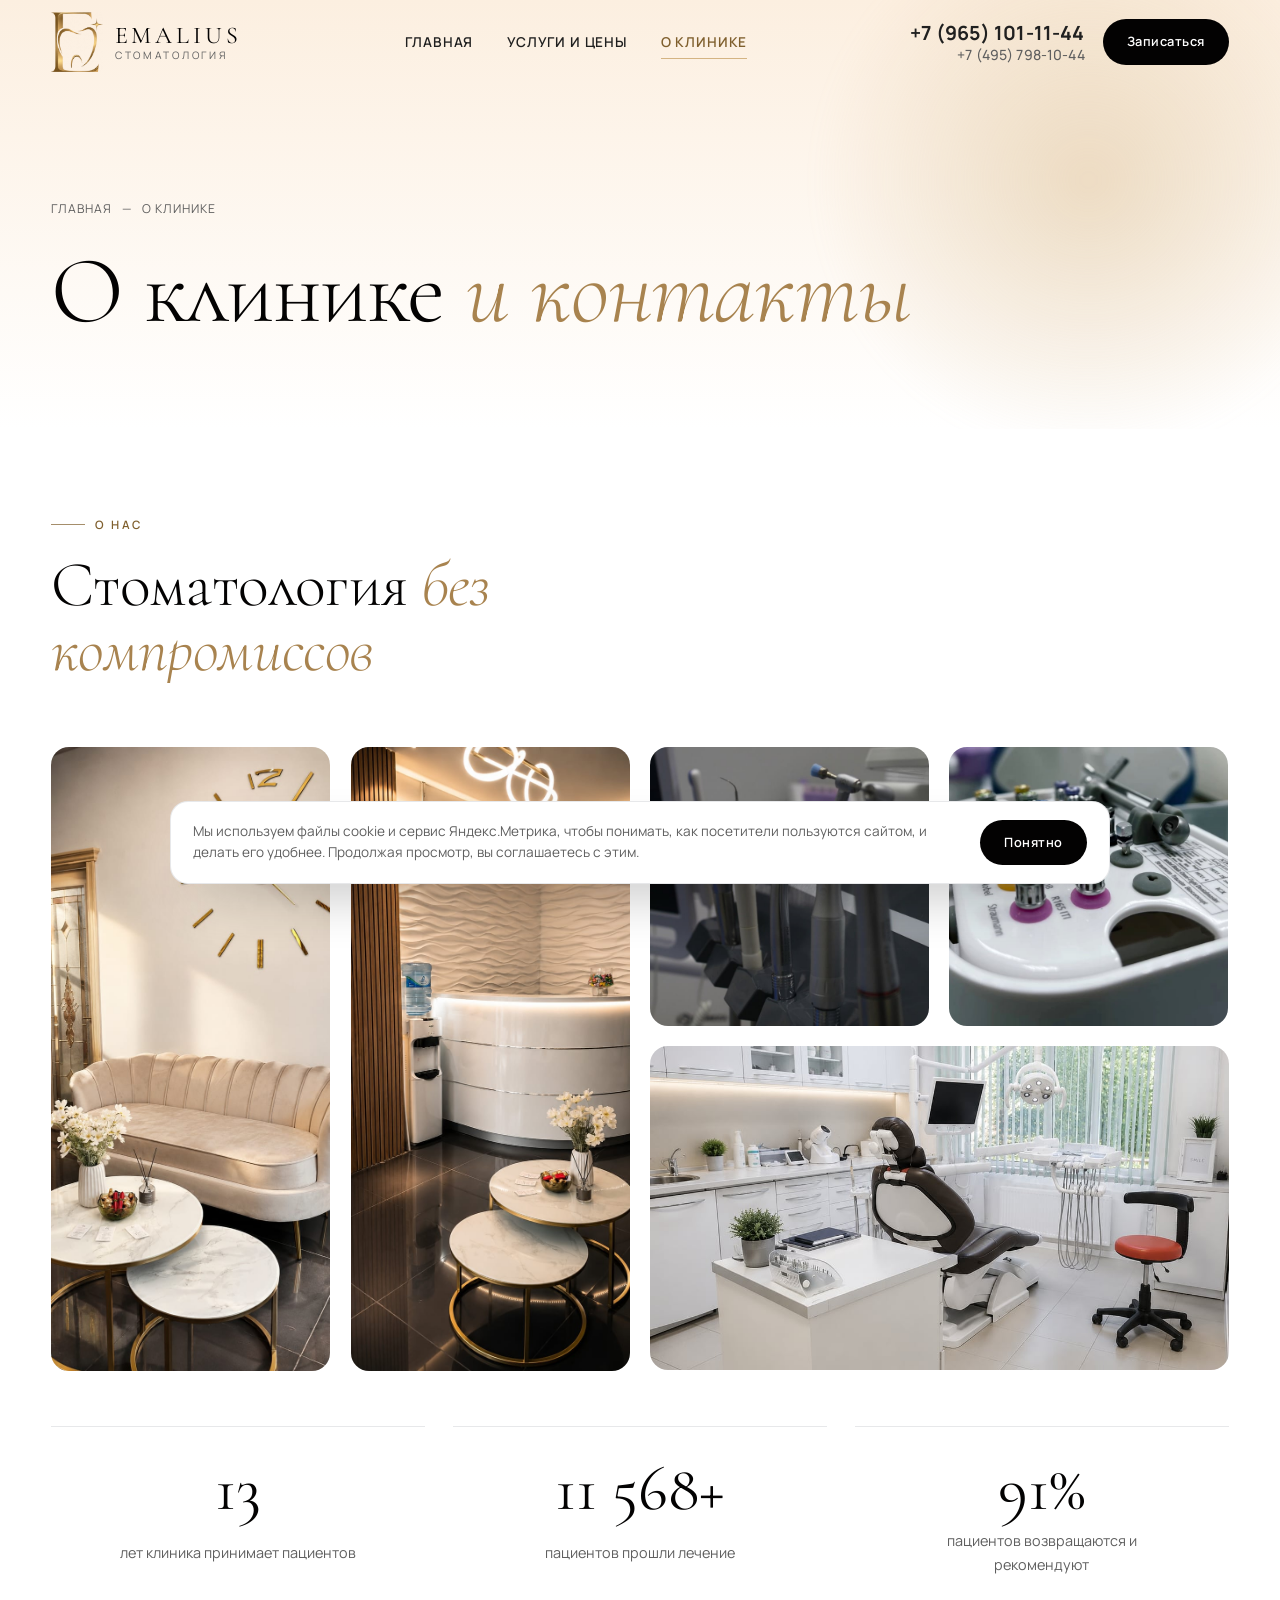
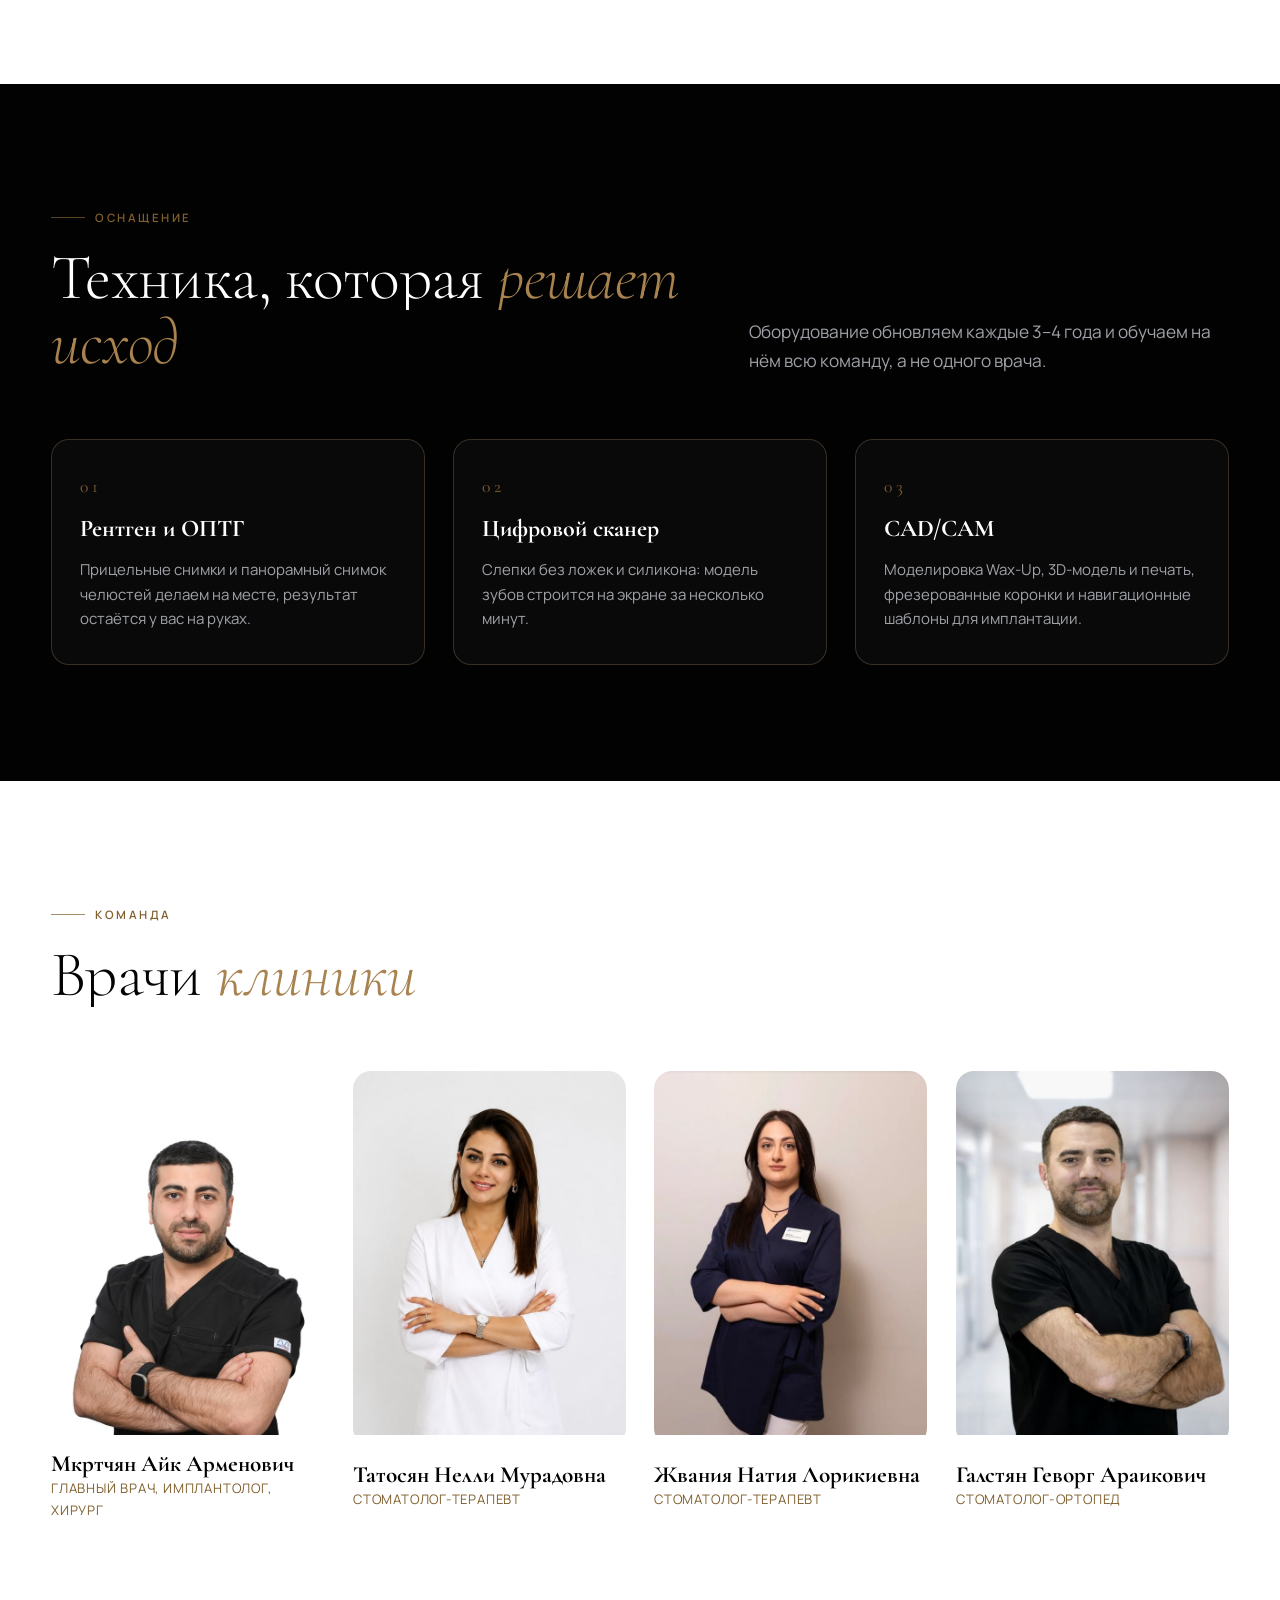
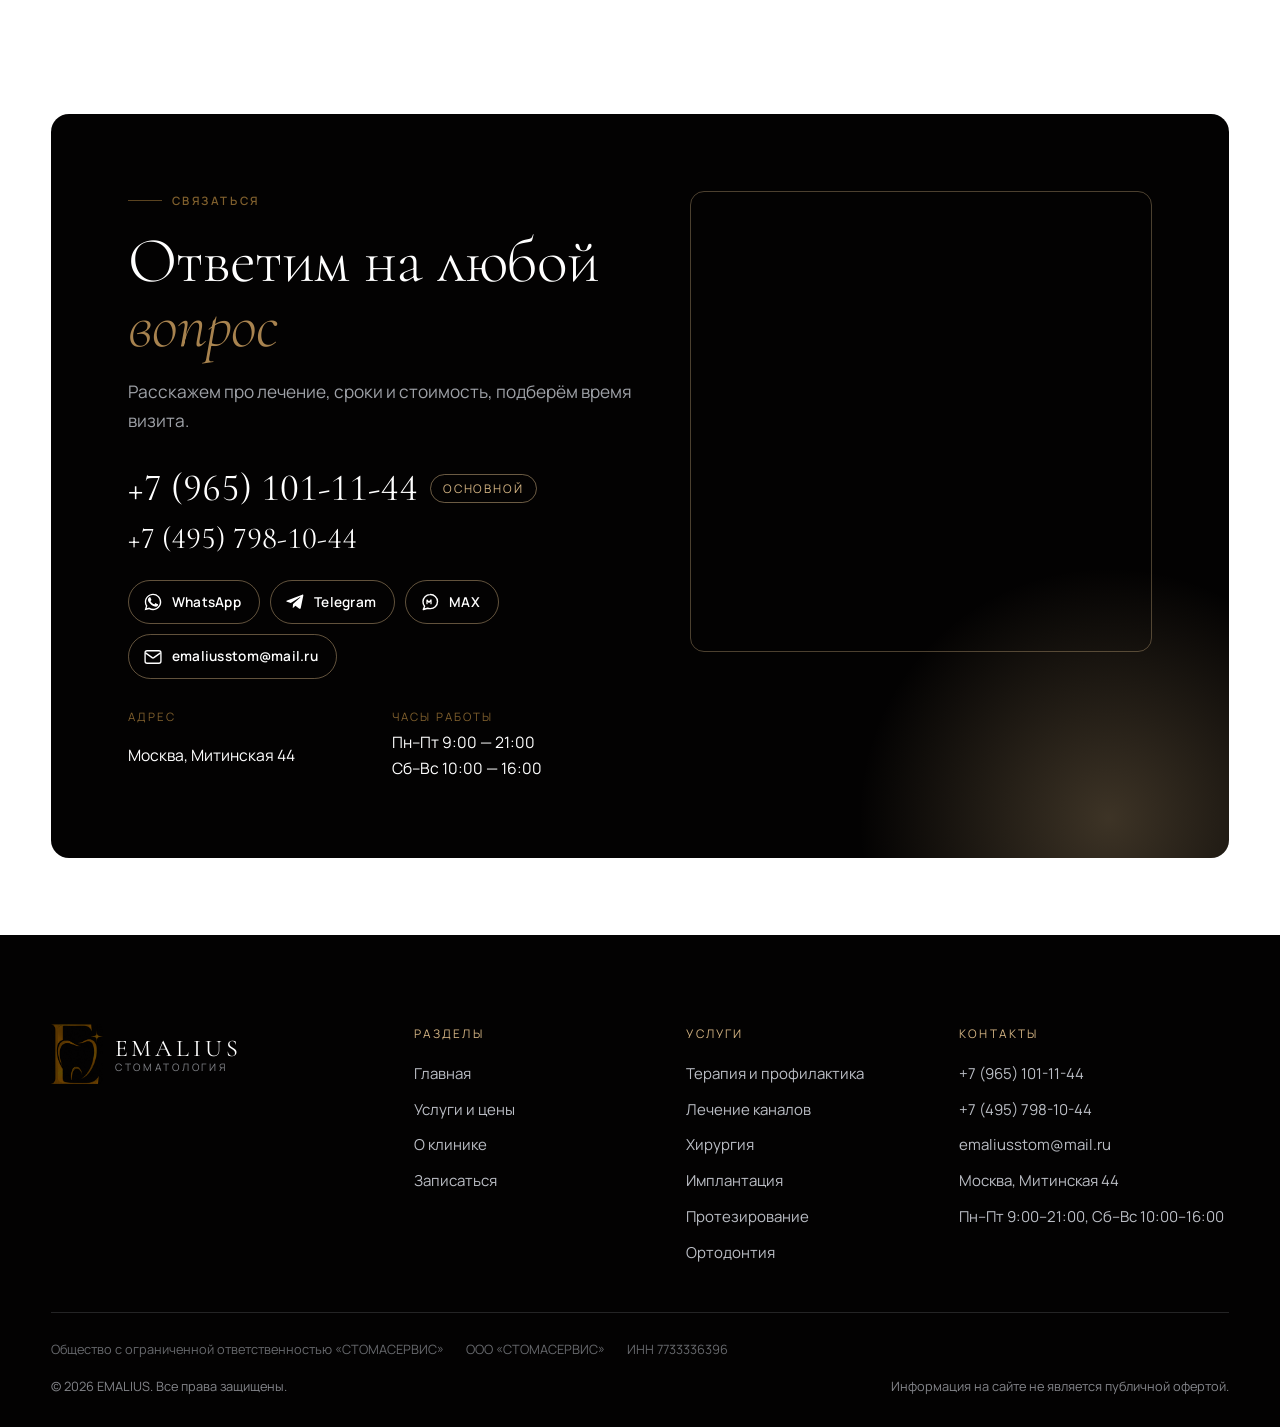
<file: contacts.html>
<!DOCTYPE html>
<html lang="ru">
  <head>
    <meta charset="UTF-8" />
    <meta name="viewport" content="width=device-width, initial-scale=1" />

    <title>О клинике и контакты — EMALIUS, стоматология в Москве</title>
    <meta
      name="description"
      content="EMALIUS (Эмалиус) — стоматология в Москве на Митинской, 44. Адрес, телефон, часы работы, схема проезда, команда врачей и фото клиники."
    />
    <link rel="canonical" href="https://emalius.com/contacts" />
    <meta name="robots" content="index, follow" />
    <meta name="yandex-verification" content="200fda329d51972c" />

    <meta property="og:type" content="website" />
    <meta property="og:site_name" content="EMALIUS" />
    <meta property="og:title" content="О клинике и контакты — EMALIUS" />
    <meta
      property="og:description"
      content="Адрес, телефон, часы работы и команда врачей стоматологии EMALIUS."
    />
    <meta property="og:url" content="https://emalius.com/contacts" />
    <meta property="og:image" content="https://emalius.com/assets/img/og-cover.jpg" />
    <meta property="og:locale" content="ru_RU" />
    <meta name="twitter:card" content="summary_large_image" />

    <link rel="icon" type="image/png" sizes="32x32" href="assets/img/favicon-32.png" />
    <link rel="icon" type="image/png" sizes="512x512" href="assets/img/favicon-512.png" />
    <link rel="apple-touch-icon" href="assets/img/apple-touch-icon.png" />
    <link rel="preconnect" href="https://fonts.googleapis.com" />
    <link rel="preconnect" href="https://fonts.gstatic.com" crossorigin />
    <link
      href="https://fonts.googleapis.com/css2?family=Cormorant+Garamond:ital,wght@0,300;0,400;0,500;1,300;1,400&family=Manrope:wght@400;500;600;700;800&display=swap"
      rel="stylesheet"
    />
    <link rel="stylesheet" href="assets/css/style.css" />

    <!-- Микроразметка: карточка организации для Google / Яндекса -->
    <script type="application/ld+json">
      {
        "@context": "https://schema.org",
        "@type": "Dentist",
        "@id": "https://emalius.com/#clinic",
        "name": "EMALIUS",
        "legalName": "Общество с ограниченной ответственностью \"СТОМАСЕРВИС\"",
        "taxID": "7733336396",
        "alternateName": [
          "Эмалиус",
          "Emalius",
          "Стоматология Эмалиус",
          "EMALIUS стоматология",
          "Эмалиус на Митинской"
        ],
        "url": "https://emalius.com/",
        "logo": "https://emalius.com/assets/img/logo.png",
        "image": "https://emalius.com/assets/img/og-cover.jpg",
        "telephone": ["+79651011144", "+74957981044"],
        "email": "emaliusstom@mail.ru",
        "priceRange": "₽₽",
        "address": {
          "@type": "PostalAddress",
          "streetAddress": "Митинская улица, 44",
          "addressLocality": "Москва",
          "postalCode": "125430",
          "addressCountry": "RU"
        },
        "geo": {
          "@type": "GeoCoordinates",
          "latitude": "55.848617",
          "longitude": "37.357344"
        },
        "openingHoursSpecification": [
          {
            "@type": "OpeningHoursSpecification",
            "dayOfWeek": ["Monday", "Tuesday", "Wednesday", "Thursday", "Friday"],
            "opens": "09:00",
            "closes": "21:00"
          },
          {
            "@type": "OpeningHoursSpecification",
            "dayOfWeek": ["Saturday", "Sunday"],
            "opens": "10:00",
            "closes": "16:00"
          }
        ]
      }
    </script>

    <script type="application/ld+json">
      {
        "@context": "https://schema.org",
        "@type": "BreadcrumbList",
        "itemListElement": [
          {
            "@type": "ListItem",
            "position": 1,
            "name": "Главная",
            "item": "https://emalius.com/"
          },
          {
            "@type": "ListItem",
            "position": 2,
            "name": "О клинике и контакты",
            "item": "https://emalius.com/contacts"
          }
        ]
      }
    </script>
    <!-- Яндекс.Метрика -->
    <script type="text/javascript">
      (function (m, e, t, r, i, k, a) {
        m[i] =
          m[i] ||
          function () {
            (m[i].a = m[i].a || []).push(arguments);
          };
        m[i].l = 1 * new Date();
        for (var j = 0; j < document.scripts.length; j++) {
          if (document.scripts[j].src === r) return;
        }
        k = e.createElement(t);
        a = e.getElementsByTagName(t)[0];
        k.async = 1;
        k.src = r;
        a.parentNode.insertBefore(k, a);
      })(window, document, "script", "https://mc.yandex.ru/metrika/tag.js?id=111272659", "ym");

      ym(111272659, "init", {
        ssr: true,
        webvisor: true,
        clickmap: true,
        ecommerce: "dataLayer",
        referrer: document.referrer,
        url: location.href,
        accurateTrackBounce: true,
        trackLinks: true
      });
    </script>
    <!-- /Яндекс.Метрика -->
  </head>

  <body data-page="contacts">
    <noscript><div><img src="https://mc.yandex.ru/watch/111272659" style="position: absolute; left: -9999px" alt="" /></div></noscript>
    <div class="curtain">
      <div class="curtain__logo">
        <img src="assets/img/logo-mark.png" alt="" width="394" height="459" />
        <span data-field="clinic-name">EMALIUS</span>
      </div>
    </div>

    <!-- ================= ШАПКА ================= -->
    <header class="header">
      <div class="container header__inner">
        <a href="./" class="logo" aria-label="EMALIUS — стоматология, на главную">
          <span class="logo__mark"><img src="assets/img/logo-mark.png" alt="" width="394" height="420" /></span>
          <span class="logo__text">
            <span class="logo__name" data-field="clinic-name">EMALIUS</span>
            <span class="logo__sub">стоматология</span>
          </span>
        </a>

        <nav class="nav">
          <a class="nav__link" data-nav="home" href="./">Главная</a>
          <a class="nav__link" data-nav="services" href="services">Услуги и цены</a>
          <a class="nav__link" data-nav="contacts" href="contacts">О клинике</a>
        </nav>

        <div class="header__side">
          <div class="header__phones">
            <a class="header__phone" data-field="phone" href="tel:+79651011144">+7 (965) 101-11-44</a>
            <a class="header__phone header__phone--second" data-field="phone-2" href="tel:+74957981044">+7 (495) 798-10-44</a>
          </div>
          <a class="btn btn--sm header__cta" href="#zapis">Записаться</a>
          <button class="burger" aria-label="Меню" aria-expanded="false">
            <span></span><span></span><span></span>
          </button>
        </div>
      </div>
    </header>

    <div class="menu">
      <ul class="menu__list">
        <li class="menu__item"><a class="menu__link" href="./">Главная</a></li>
        <li class="menu__item"><a class="menu__link" href="services">Услуги и цены</a></li>
        <li class="menu__item"><a class="menu__link" href="contacts">О клинике</a></li>
      </ul>
      <div class="menu__foot">
        <a class="btn btn--gold menu__cta" href="#zapis">Записаться на приём</a>
        <a data-field="phone" href="tel:+79651011144">+7 (965) 101-11-44</a>
        <a data-field="phone-2" href="tel:+74957981044">+7 (495) 798-10-44</a>
        <span data-field="address">Москва, Митинская 44</span>
        <span data-field="hours">Пн–Пт 9:00–21:00, Сб–Вс 10:00–16:00</span>
      </div>
    </div>

    <main>
      <!-- ================= ЗАГОЛОВОК ================= -->
      <section class="page-hero">
        <div class="hero__glow" data-parallax="0.05"></div>
        <div class="container">
          <div class="page-hero__inner">
            <nav class="crumbs" data-anim="up">
              <a href="./">Главная</a><span>—</span><span>О клинике</span>
            </nav>
            <h1 class="display d-1" data-anim="up" data-split>
              О клинике <em>и контакты</em>
            </h1>
          </div>
        </div>
      </section>

      <!-- ================= О НАС ================= -->
      <section class="section section--tight">
        <div class="container">
          <div class="section__head section__head--split">
            <div>
              <span class="eyebrow" data-anim="up">О нас</span>
              <h2 class="display d-2" data-anim="up" data-split style="margin-top: 18px">
                Стоматология <em>без компромиссов</em>
              </h2>
            </div>
          </div>

          <div class="gallery" style="margin-bottom: 56px">
            <figure class="gallery__item gallery__item--tall" data-anim="zoom">
              <img src="assets/img/clinic/waiting.jpg" alt="Зал ожидания клиники EMALIUS" width="800" height="1422" loading="lazy" />
            </figure>
            <figure class="gallery__item gallery__item--tall" data-anim="zoom" style="--delay: 0.08s">
              <img src="assets/img/clinic/reception.jpg" alt="Ресепшн клиники EMALIUS" width="800" height="1422" loading="lazy" />
            </figure>
            <figure class="gallery__item" data-anim="zoom" style="--delay: 0.16s">
              <img src="assets/img/clinic/tools.jpg" alt="Наконечники и инструменты на стоматологической установке" width="700" height="700" loading="lazy" />
            </figure>
            <figure class="gallery__item" data-anim="zoom" style="--delay: 0.24s">
              <img src="assets/img/clinic/implantkit.jpg" alt="Хирургический набор для имплантации: Straumann, Nobel Biocare, ICX" width="700" height="700" loading="lazy" />
            </figure>
            <figure class="gallery__item gallery__item--wide" data-anim="zoom" style="--delay: 0.32s">
              <img src="assets/img/clinic/room.jpg" alt="Лечебный кабинет клиники EMALIUS: стоматологическая установка и кресло" width="1000" height="560" loading="lazy" />
            </figure>
          </div>

          <!-- ПЛЕЙСХОЛДЕРЫ: цифры не подтверждены клиникой, заменить на реальные -->

          <div class="grid grid--3 stats--center">
            <div class="stat" data-anim="up">
              <span class="stat__num"><span data-count="14">0</span></span>
              <span class="stat__label">лет клиника принимает пациентов</span>
            </div>
            <div class="stat" data-anim="up" style="--delay: 0.08s">
              <span class="stat__num"><span data-count="12400" data-count-suffix="+">0</span></span>
              <span class="stat__label">пациентов прошли лечение</span>
            </div>
            <div class="stat" data-anim="up" style="--delay: 0.16s">
              <span class="stat__num"><span data-count="98" data-count-suffix="%">0</span></span>
              <span class="stat__label">пациентов возвращаются и рекомендуют</span>
            </div>
          </div>
        </div>
      </section>

      <!-- ================= ОБОРУДОВАНИЕ ================= -->
      <section class="section section--dark">
        <div class="container">
          <div class="section__head section__head--split">
            <div>
              <span class="eyebrow" data-anim="up">Оснащение</span>
              <h2 class="display d-2" data-anim="up" data-split style="margin-top: 18px">
                Техника, которая <em>решает исход</em>
              </h2>
            </div>
            <p class="lead" data-anim="up">
              Оборудование обновляем каждые 3–4 года и обучаем на нём всю
              команду, а не одного врача.
            </p>
          </div>

          <div class="grid grid--3">
            <div class="feature" data-anim="up">
              <span class="feature__num">01</span>
              <h3 class="feature__title">Рентген и ОПТГ</h3>
              <p class="feature__text">
                Прицельные снимки и панорамный снимок челюстей делаем на месте,
                результат остаётся у вас на руках.
              </p>
            </div>
            <div class="feature" data-anim="up" style="--delay: 0.08s">
              <span class="feature__num">02</span>
              <h3 class="feature__title">Цифровой сканер</h3>
              <p class="feature__text">
                Слепки без ложек и силикона: модель зубов строится на экране за
                несколько минут.
              </p>
            </div>
            <div class="feature" data-anim="up" style="--delay: 0.16s">
              <span class="feature__num">03</span>
              <h3 class="feature__title">CAD/CAM</h3>
              <p class="feature__text">
                Моделировка Wax-Up, 3D-модель и печать, фрезерованные коронки и
                навигационные шаблоны для имплантации.
              </p>
            </div>
          </div>
        </div>
      </section>

      <!-- ================= КОМАНДА ================= -->
      <section class="section" id="team">
        <div class="container">
          <div class="section__head section__head--split">
            <div>
              <span class="eyebrow" data-anim="up">Команда</span>
              <h2 class="display d-2" data-anim="up" data-split style="margin-top: 18px">
                Врачи <em>клиники</em>
              </h2>
            </div>
          </div>

          <div class="grid grid--4">
            <article class="doctor" data-anim="up">
              <div class="doctor__media">
                <img src="assets/img/doctors/head.jpg" alt="Мкртчян Айк Арменович — главный врач клиники EMALIUS, имплантолог, хирург" width="600" height="800" loading="lazy" />
              </div>
              <div>
                <h3 class="doctor__name" data-field="doctor-name">Мкртчян Айк Арменович</h3>
                <p class="doctor__role">Главный врач, имплантолог, хирург</p>
              </div>
            </article>

            <article class="doctor" data-anim="up" style="--delay: 0.08s">
              <div class="doctor__media">
                <img src="assets/img/doctors/tatosyan.jpg" alt="Татосян Нелли Мурадовна — стоматолог-терапевт клиники EMALIUS" width="600" height="800" loading="lazy" />
              </div>
              <div>
                <h3 class="doctor__name" data-field="doctor-name">Татосян Нелли Мурадовна</h3>
                <p class="doctor__role">Стоматолог-терапевт</p>
              </div>
            </article>

            <article class="doctor" data-anim="up" style="--delay: 0.16s">
              <div class="doctor__media">
                <img src="assets/img/doctors/zhvania.jpg" alt="Жвания Натия Лорикиевна — стоматолог-терапевт клиники EMALIUS" width="600" height="800" loading="lazy" />
              </div>
              <div>
                <h3 class="doctor__name" data-field="doctor-name">Жвания Натия Лорикиевна</h3>
                <p class="doctor__role">Стоматолог-терапевт</p>
              </div>
            </article>

            <article class="doctor" data-anim="up" style="--delay: 0.24s">
              <div class="doctor__media">
                <img src="assets/img/doctors/galstyan.jpg" alt="Галстян Геворг Араикович — стоматолог-ортопед клиники EMALIUS" width="600" height="800" loading="lazy" />
              </div>
              <div>
                <h3 class="doctor__name" data-field="doctor-name">Галстян Геворг Араикович</h3>
                <p class="doctor__role">Стоматолог-ортопед</p>
              </div>
            </article>
          </div>
        </div>
      </section>


      <!-- ================= ЗАПИСЬ ================= -->
      <section class="section section--tight" id="zapis">
        <div class="container">
          <div class="cta" data-anim="up">
            <div class="cta__glow"></div>
            <div class="cta__grid">
              <div class="cta__info">
                <span class="eyebrow">Связаться</span>
                <h2 class="display d-2" style="margin: 18px 0 20px">
                  Ответим на любой <em>вопрос</em>
                </h2>
                <p class="lead" style="color: rgba(186, 189, 196, 0.85)">
                  Расскажем про лечение, сроки и стоимость, подберём время
                  визита.
                </p>
                <div class="phones" style="margin-top: 30px">
                  <div class="phone-row">
                    <a class="phone-row__num phone-row__main" data-field="phone" href="tel:+79651011144">+7 (965) 101-11-44</a>
                    <span class="phone-row__note">основной</span>
                  </div>
                  <div class="phone-row">
                    <a class="phone-row__num" data-field="phone-2" href="tel:+74957981044">+7 (495) 798-10-44</a>
                  </div>
                </div>

                <div class="msg-links" style="margin-top: 22px">
                  <a class="msg msg--wa" href="https://wa.me/79651011144" target="_blank" rel="noopener"><svg viewBox="0 0 24 24" fill="currentColor" aria-hidden="true"><path d="M17.47 14.38c-.3-.15-1.76-.87-2.03-.97-.27-.1-.47-.15-.67.15-.2.3-.77.96-.94 1.16-.17.2-.35.22-.65.07-.3-.15-1.26-.46-2.4-1.48-.89-.79-1.49-1.77-1.66-2.07-.17-.3-.02-.46.13-.61.14-.13.3-.35.45-.52.15-.17.2-.3.3-.5.1-.2.05-.37-.02-.52-.08-.15-.67-1.61-.92-2.2-.24-.58-.49-.5-.67-.51h-.57c-.2 0-.52.07-.79.37-.27.3-1.04 1.02-1.04 2.48s1.06 2.88 1.21 3.08c.15.2 2.1 3.2 5.08 4.49.71.3 1.26.49 1.69.63.71.22 1.36.19 1.87.12.57-.09 1.76-.72 2.01-1.41.25-.7.25-1.29.17-1.42-.07-.13-.27-.2-.57-.35Z"/><path d="M12.04 2C6.6 2 2.17 6.43 2.17 11.87c0 1.74.46 3.44 1.32 4.94L2 22l5.33-1.4a9.85 9.85 0 0 0 4.7 1.2h.01c5.44 0 9.87-4.43 9.87-9.87 0-2.64-1.03-5.12-2.9-6.98A9.8 9.8 0 0 0 12.04 2Zm0 18.06c-1.48 0-2.93-.4-4.2-1.15l-.3-.18-3.12.82.83-3.04-.2-.31a8.16 8.16 0 0 1-1.25-4.33c0-4.52 3.68-8.2 8.2-8.2 2.19 0 4.25.86 5.8 2.41a8.14 8.14 0 0 1 2.4 5.8c0 4.52-3.68 8.18-8.16 8.18Z"/></svg> WhatsApp</a>
                  <a class="msg msg--tg" href="https://t.me/+79651011144" target="_blank" rel="noopener"><svg viewBox="0 0 24 24" fill="currentColor" aria-hidden="true"><path d="M21.94 4.6 18.9 19.2c-.23 1.02-.84 1.27-1.7.79l-4.7-3.47-2.27 2.19c-.25.25-.46.46-.94.46l.33-4.78 8.7-7.86c.38-.34-.08-.53-.59-.19l-10.75 6.77-4.63-1.45c-1.01-.31-1.03-1 .21-1.49l18.1-6.98c.84-.31 1.57.19 1.3 1.41Z"/></svg> Telegram</a>
                  <a class="msg msg--max" data-field="social-max" href="https://max.ru/u/f9LHodD0cOLPM-AAYoTVT6dCxGFguzERs83MUSC2OvP_LgZ7sqWv8X8Lqw4" target="_blank" rel="noopener" title="Написать в MAX"><svg viewBox="0 0 24 24" fill="none" stroke="currentColor" stroke-width="1.7" stroke-linecap="round" stroke-linejoin="round" aria-hidden="true"><path d="M21 11.5a8.4 8.4 0 0 1-9 8.4 9.7 9.7 0 0 1-2.9-.4L4 21l1.5-3.9A8.2 8.2 0 0 1 3.6 11.5 8.4 8.4 0 0 1 12 3.1a8.4 8.4 0 0 1 9 8.4Z"/><path d="M8.4 14V9.6l2.4 2.8 2.4-2.8V14" stroke-width="1.5"/></svg> MAX</a>
                  <a class="msg msg--mail" data-field="email" href="mailto:emaliusstom@mail.ru"><svg viewBox="0 0 24 24" fill="none" stroke="currentColor" stroke-width="1.6" aria-hidden="true"><rect x="2.5" y="4.5" width="19" height="15" rx="2.5"/><path d="m3 7 8.4 6a1 1 0 0 0 1.2 0L21 7"/></svg> emaliusstom@mail.ru</a>
                </div>

                <div class="cta__meta">
                  <div>
                    <span class="contact-item__label">Адрес</span>
                    <span class="cta__meta-value" data-field="address">Москва, Митинская 44</span>
                  </div>
                  <div>
                    <span class="contact-item__label">Часы работы</span>
                    <span class="cta__meta-value" data-field="hours">Пн–Пт 9:00 — 21:00<br />Сб–Вс 10:00 — 16:00</span>
                  </div>
                </div>
              </div>

              <div class="cta__map">
                <iframe
                  src="https://yandex.ru/map-widget/v1/?text=%D0%9C%D0%BE%D1%81%D0%BA%D0%B2%D0%B0%2C%20%D0%9C%D0%B8%D1%82%D0%B8%D0%BD%D1%81%D0%BA%D0%B0%D1%8F%20%D1%83%D0%BB%D0%B8%D1%86%D0%B0%2C%2044&amp;z=17"
                  width="100%"
                  height="100%"
                  frameborder="0"
                  loading="lazy"
                  allowfullscreen
                  title="Карта: Москва, Митинская улица, 44"
                ></iframe>
              </div>
            </div>
          </div>
        </div>
      </section>
    </main>

    <!-- ================= ПОДВАЛ ================= -->
    <footer class="footer">
      <div class="container">
        <div class="footer__grid">
          <div>
            <a href="./" class="logo">
              <span class="logo__mark"><img src="assets/img/logo-mark.png" alt="" width="394" height="420" /></span>
              <span class="logo__text">
                <span class="logo__name" data-field="clinic-name">EMALIUS</span>
                <span class="logo__sub">стоматология</span>
              </span>
            </a>
          </div>

          <div>
            <p class="footer__title">Разделы</p>
            <ul class="footer__list">
              <li><a href="./">Главная</a></li>
              <li><a href="services">Услуги и цены</a></li>
              <li><a href="contacts">О клинике</a></li>
              <li><a href="#zapis">Записаться</a></li>
            </ul>
          </div>

          <div>
            <p class="footer__title">Услуги</p>
            <ul class="footer__list">
              <li><a href="services#therapy">Терапия и профилактика</a></li>
              <li><a href="services#endo">Лечение каналов</a></li>
              <li><a href="services#surgery">Хирургия</a></li>
              <li><a href="services#implants">Имплантация</a></li>
              <li><a href="services#prosthetics">Протезирование</a></li>
              <li><a href="services#orthodontics">Ортодонтия</a></li>
            </ul>
          </div>

          <div>
            <p class="footer__title">Контакты</p>
            <ul class="footer__list">
              <li><a data-field="phone" href="tel:+79651011144">+7 (965) 101-11-44</a></li>
              <li><a data-field="phone-2" href="tel:+74957981044">+7 (495) 798-10-44</a></li>
              <li><a data-field="email" href="mailto:emaliusstom@mail.ru">emaliusstom@mail.ru</a></li>
              <li><span data-field="address">Москва, Митинская 44</span></li>
              <li><span data-field="hours">Пн–Пт 9:00–21:00, Сб–Вс 10:00–16:00</span></li>
            </ul>
          </div>
        </div>

        <div class="footer__legal">
          <span>Общество с ограниченной ответственностью «СТОМАСЕРВИС»</span>
          <span>ООО «СТОМАСЕРВИС»</span>
          <span>ИНН 7733336396</span>
        </div>

        <div class="footer__bottom">
          <span>© <span data-year>2026</span> <span data-field="clinic-name">EMALIUS</span>. Все права защищены.</span>
          <span>Информация на сайте не является публичной офертой.</span>
        </div>
      </div>
    </footer>

    <div class="toast" role="status" aria-live="polite" hidden></div>
    <!-- Уведомление о cookie -->
    <div class="cookie" role="region" aria-label="Уведомление об использовании cookie" hidden>
      <p class="cookie__text">
        Мы используем файлы cookie и сервис Яндекс.Метрика, чтобы понимать,
        как посетители пользуются сайтом, и делать его удобнее.
        Продолжая просмотр, вы соглашаетесь с этим.
      </p>
      <button class="btn btn--sm cookie__ok" type="button">Понятно</button>
    </div>
    <button class="to-top" aria-label="Наверх">↑</button>

    <script src="assets/js/app.js"></script>
  </body>
</html>
</file>
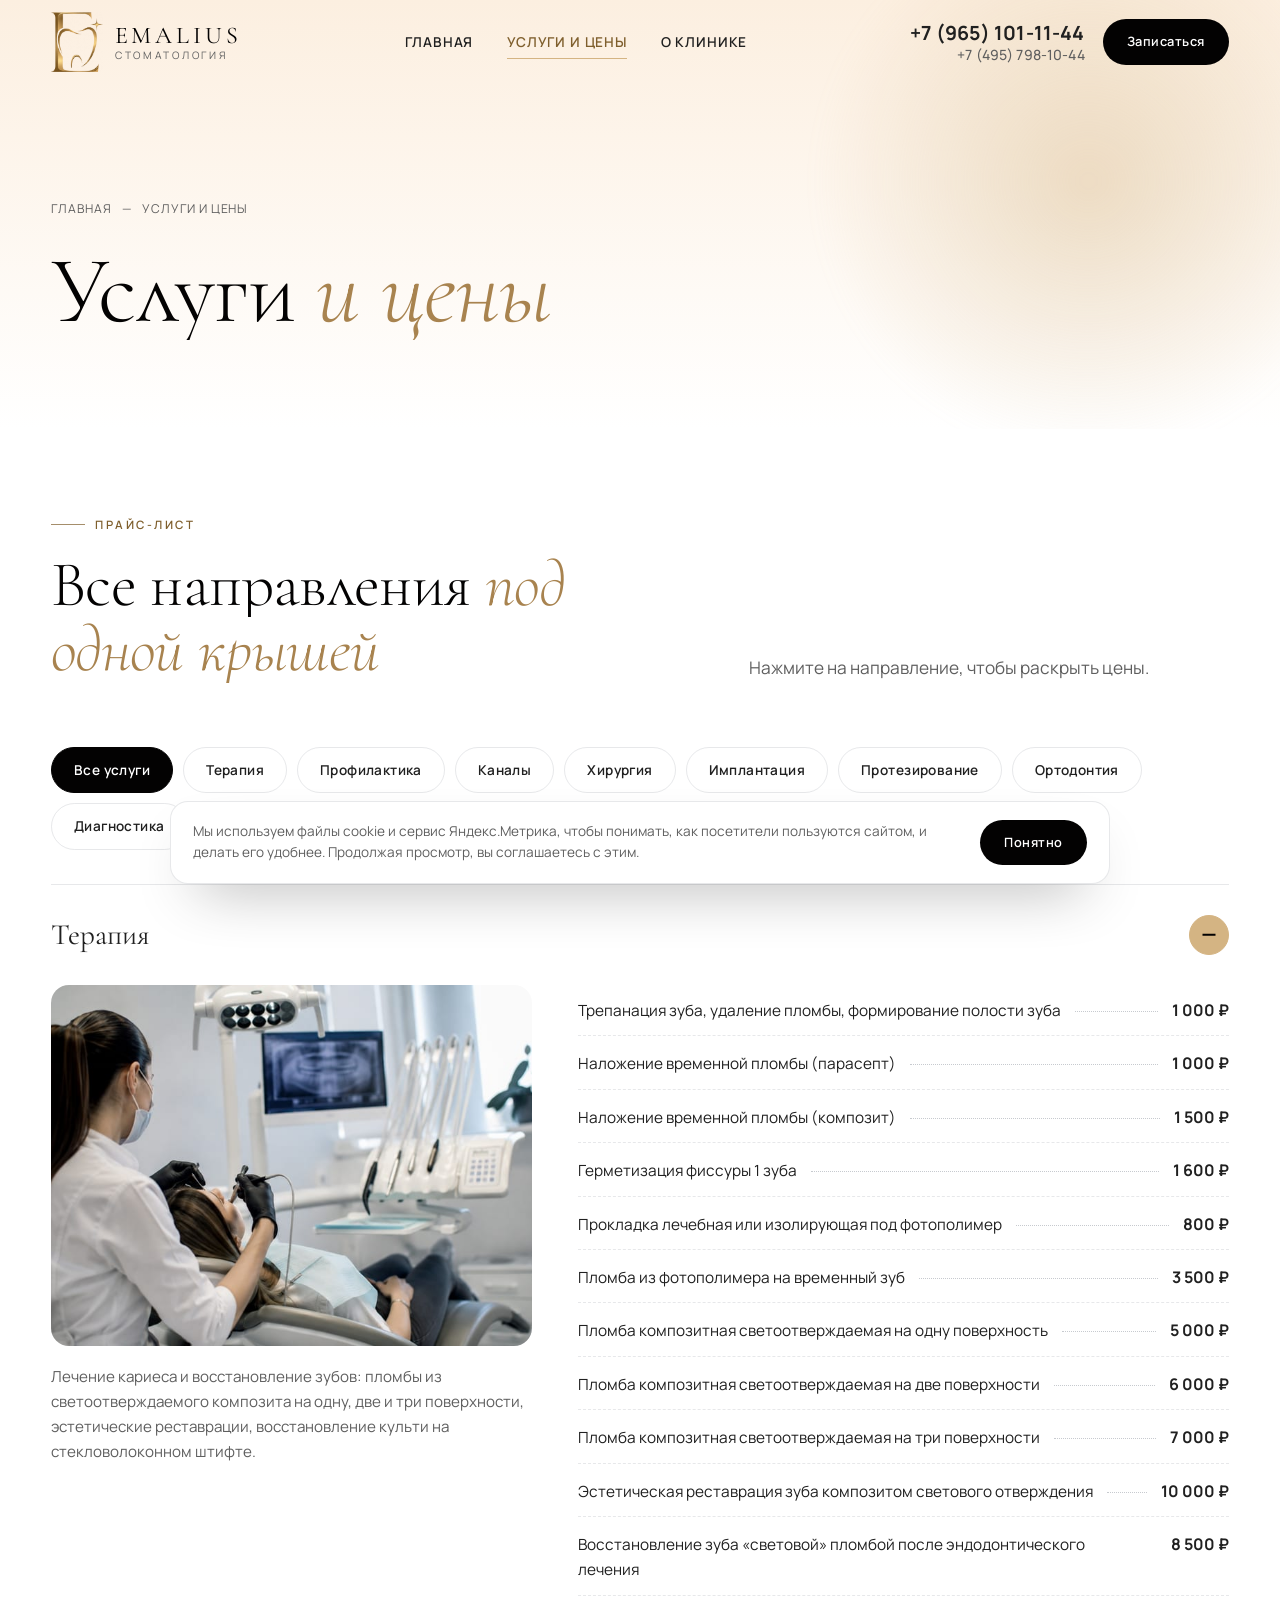
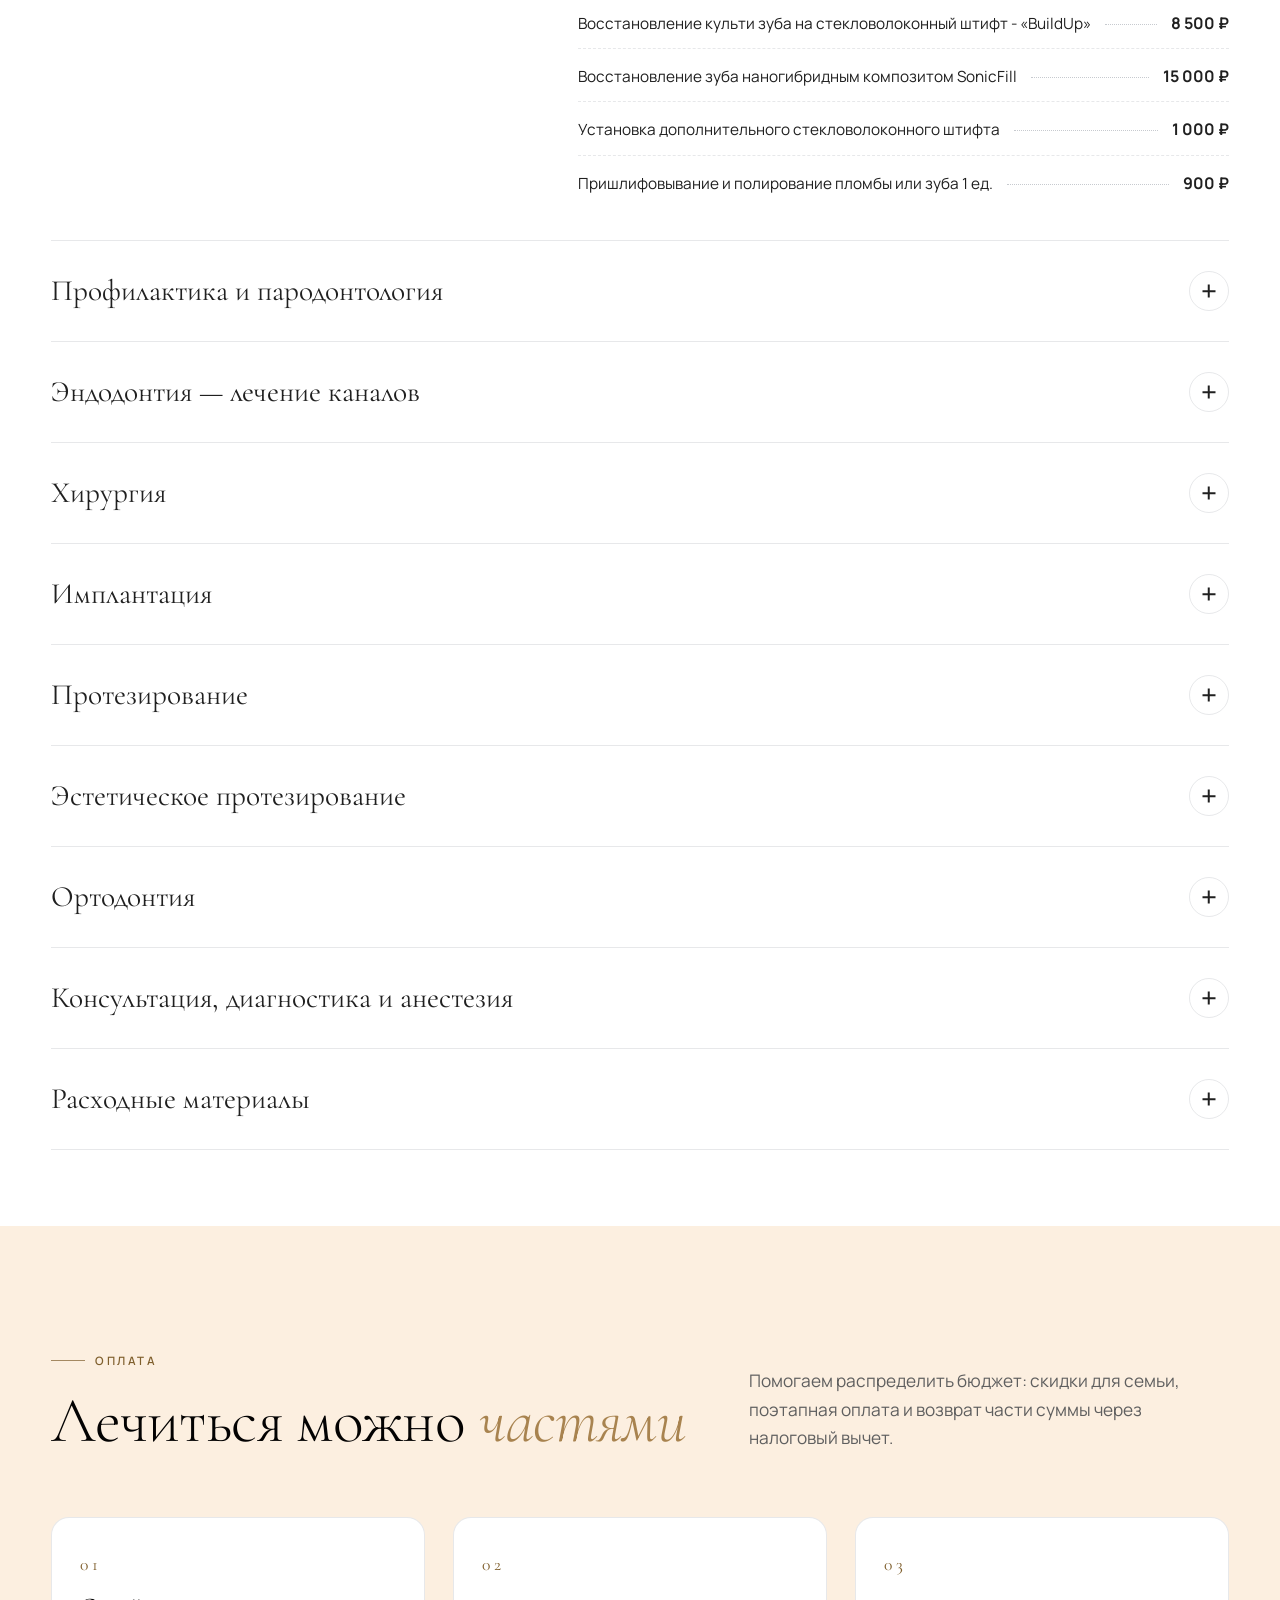
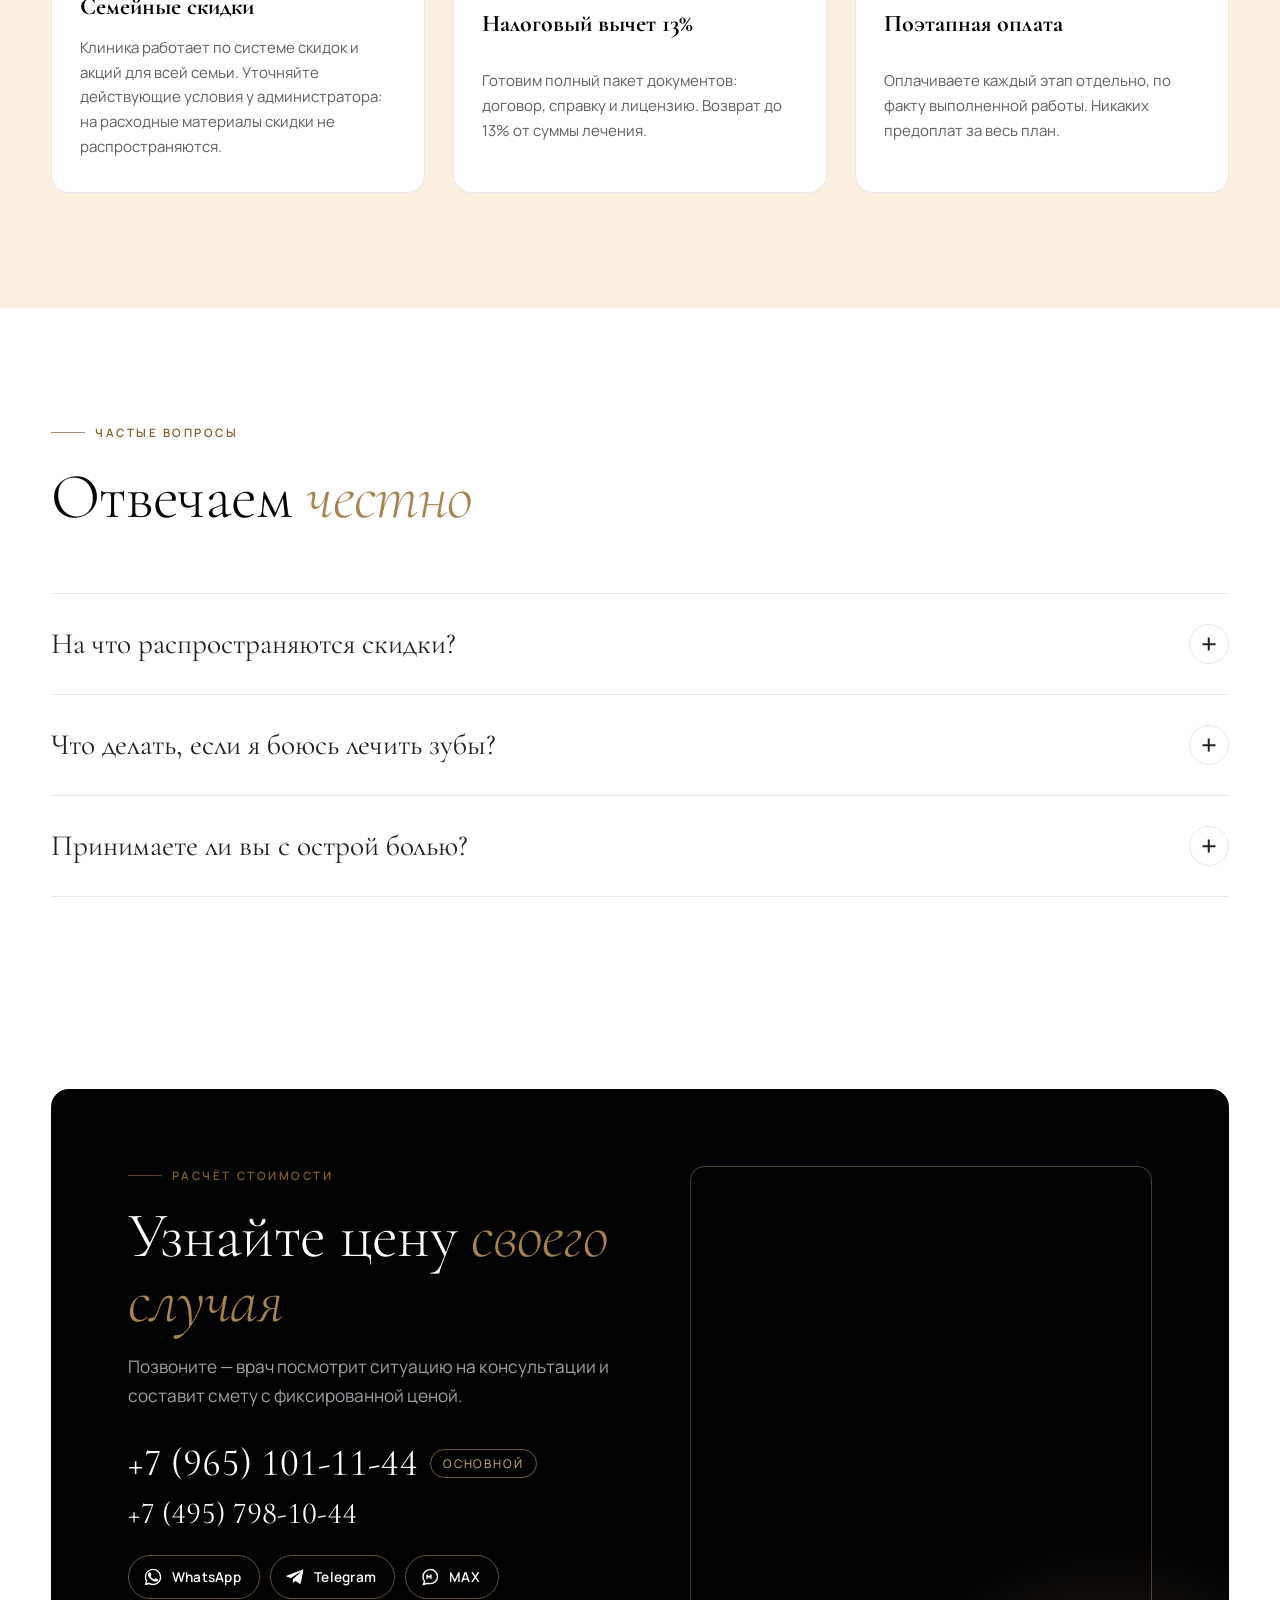
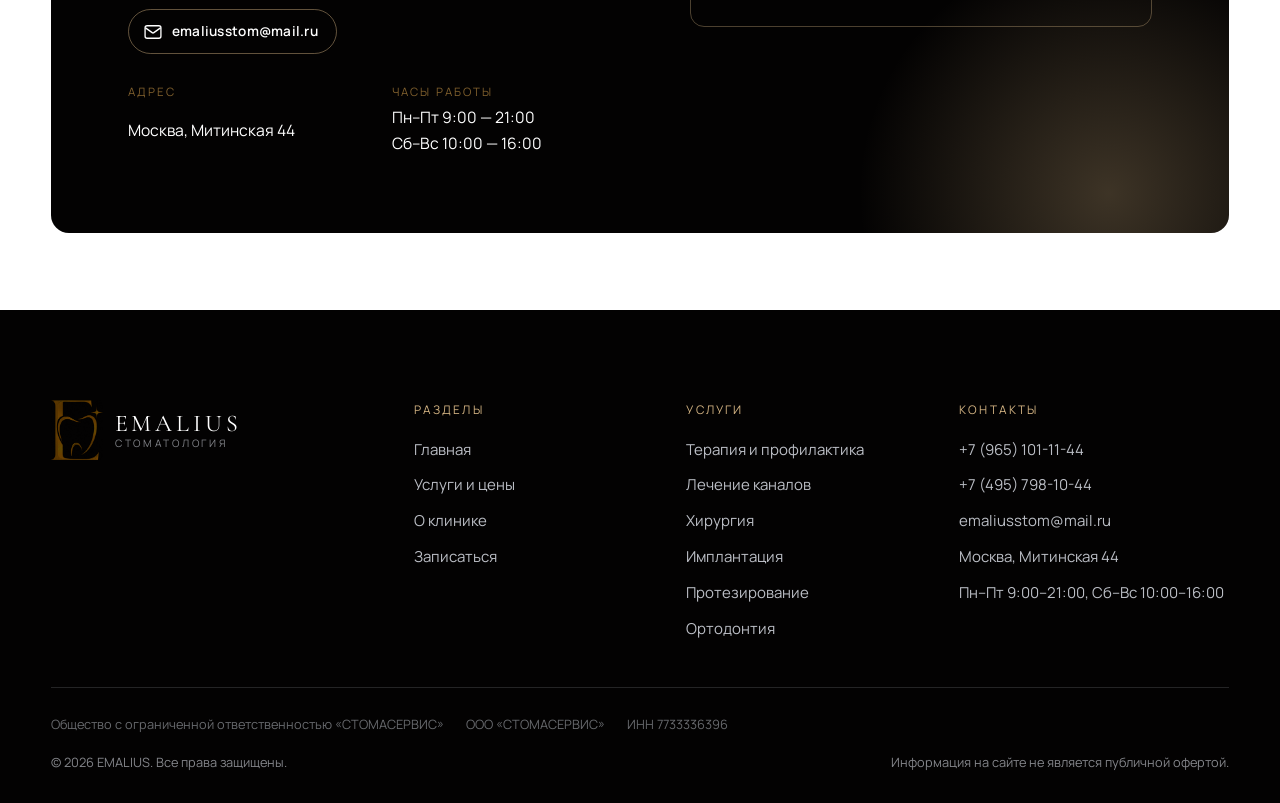
<file: services.html>
<!DOCTYPE html>
<html lang="ru">
  <head>
    <meta charset="UTF-8" />
    <meta name="viewport" content="width=device-width, initial-scale=1" />
    <title>Услуги и цены — EMALIUS, стоматология в Москве</title>
    <meta
      name="description"
      content="Полный прайс стоматологии EMALIUS (Эмалиус) в Москве на Митинской, 44: терапия, лечение каналов, хирургия, имплантация, протезирование, ортодонтия и гигиена. Цены на все услуги открыты. Запись по телефону +7 (965) 101-11-44."
    />
    <link rel="canonical" href="https://emalius.com/services" />
    <meta name="robots" content="index, follow, max-image-preview:large" />
    <meta name="yandex-verification" content="200fda329d51972c" />

    <meta property="og:type" content="website" />
    <meta property="og:site_name" content="EMALIUS" />
    <meta property="og:title" content="Услуги и цены — EMALIUS" />
    <meta
      property="og:description"
      content="Полный прайс-лист стоматологии: терапия, имплантация, ортодонтия, ортопедия, хирургия, детский приём."
    />
    <meta property="og:url" content="https://emalius.com/services" />
    <meta property="og:image" content="https://emalius.com/assets/img/og-cover.jpg" />
    <meta property="og:locale" content="ru_RU" />
    <meta name="twitter:card" content="summary_large_image" />

    <link rel="icon" type="image/png" sizes="32x32" href="assets/img/favicon-32.png" />
    <link rel="icon" type="image/png" sizes="512x512" href="assets/img/favicon-512.png" />
    <link rel="apple-touch-icon" href="assets/img/apple-touch-icon.png" />
    <link rel="preconnect" href="https://fonts.googleapis.com" />
    <link rel="preconnect" href="https://fonts.gstatic.com" crossorigin />
    <link
      href="https://fonts.googleapis.com/css2?family=Cormorant+Garamond:ital,wght@0,300;0,400;0,500;1,300;1,400&family=Manrope:wght@400;500;600;700;800&display=swap"
      rel="stylesheet"
    />
    <link rel="stylesheet" href="assets/css/style.css" />

    <!-- Бренд для поиска: варианты написания названия -->
    <script type="application/ld+json">
      {
        "@context": "https://schema.org",
        "@type": "Dentist",
        "@id": "https://emalius.com/#clinic",
        "name": "EMALIUS",
        "legalName": "Общество с ограниченной ответственностью \"СТОМАСЕРВИС\"",
        "taxID": "7733336396",
        "alternateName": [
          "Эмалиус",
          "Emalius",
          "Стоматология Эмалиус",
          "EMALIUS стоматология",
          "Эмалиус на Митинской"
        ],
        "url": "https://emalius.com/",
        "telephone": ["+79651011144", "+74957981044"],
        "email": "emaliusstom@mail.ru",
        "priceRange": "₽₽",
        "address": {
          "@type": "PostalAddress",
          "streetAddress": "Митинская улица, 44",
          "addressLocality": "Москва",
          "postalCode": "125430",
          "addressCountry": "RU"
        },
        "openingHoursSpecification": [
          {
            "@type": "OpeningHoursSpecification",
            "dayOfWeek": ["Monday", "Tuesday", "Wednesday", "Thursday", "Friday"],
            "opens": "09:00",
            "closes": "21:00"
          },
          {
            "@type": "OpeningHoursSpecification",
            "dayOfWeek": ["Saturday", "Sunday"],
            "opens": "10:00",
            "closes": "16:00"
          }
        ]
      }
    </script>

    <!-- Микроразметка «хлебных крошек» -->
    <script type="application/ld+json">
      {
        "@context": "https://schema.org",
        "@type": "BreadcrumbList",
        "itemListElement": [
          {
            "@type": "ListItem",
            "position": 1,
            "name": "Главная",
            "item": "https://emalius.com/"
          },
          {
            "@type": "ListItem",
            "position": 2,
            "name": "Услуги и цены",
            "item": "https://emalius.com/services"
          }
        ]
      }
    </script>

    <!-- Микроразметка FAQ: даёт расширенный сниппет с вопросами в Google -->
    <script type="application/ld+json">
      {
        "@context": "https://schema.org",
        "@type": "FAQPage",
        "mainEntity": [
          {
            "@type": "Question",
            "name": "На что распространяются скидки?",
            "acceptedAnswer": {
              "@type": "Answer",
              "text": "Скидки и акции действуют на медицинские услуги. Исключение — расходные материалы: имплантаты, костные материалы, мембраны, наборы брекетов. На них скидки не распространяются, а стоимость импортных позиций может меняться вслед за курсом валют."
            }
          },
          {
            "@type": "Question",
            "name": "Что делать, если я боюсь лечить зубы?",
            "acceptedAnswer": {
              "@type": "Answer",
              "text": "Скажите об этом администратору при записи. Мы заложим больше времени на приём и начнём с разговора без инструментов. Перед инъекцией делаем аппликационную анестезию, чтобы вы не почувствовали укол."
            }
          },
          {
            "@type": "Question",
            "name": "Принимаете ли вы с острой болью?",
            "acceptedAnswer": {
              "@type": "Answer",
              "text": "Да, ежедневно оставляем окна под неотложные приёмы. Позвоните — в большинстве случаев принимаем в день обращения."
            }
          }
        ]
      }
    </script>
    <!-- Яндекс.Метрика -->
    <script type="text/javascript">
      (function (m, e, t, r, i, k, a) {
        m[i] =
          m[i] ||
          function () {
            (m[i].a = m[i].a || []).push(arguments);
          };
        m[i].l = 1 * new Date();
        for (var j = 0; j < document.scripts.length; j++) {
          if (document.scripts[j].src === r) return;
        }
        k = e.createElement(t);
        a = e.getElementsByTagName(t)[0];
        k.async = 1;
        k.src = r;
        a.parentNode.insertBefore(k, a);
      })(window, document, "script", "https://mc.yandex.ru/metrika/tag.js?id=111272659", "ym");

      ym(111272659, "init", {
        ssr: true,
        webvisor: true,
        clickmap: true,
        ecommerce: "dataLayer",
        referrer: document.referrer,
        url: location.href,
        accurateTrackBounce: true,
        trackLinks: true
      });
    </script>
    <!-- /Яндекс.Метрика -->
  </head>

  <body data-page="services">
    <noscript><div><img src="https://mc.yandex.ru/watch/111272659" style="position: absolute; left: -9999px" alt="" /></div></noscript>
    <div class="curtain">
      <div class="curtain__logo">
        <img src="assets/img/logo-mark.png" alt="" width="394" height="459" />
        <span data-field="clinic-name">EMALIUS</span>
      </div>
    </div>

    <!-- ================= ШАПКА ================= -->
    <header class="header">
      <div class="container header__inner">
        <a href="./" class="logo" aria-label="EMALIUS — стоматология, на главную">
          <span class="logo__mark"><img src="assets/img/logo-mark.png" alt="" width="394" height="420" /></span>
          <span class="logo__text">
            <span class="logo__name" data-field="clinic-name">EMALIUS</span>
            <span class="logo__sub">стоматология</span>
          </span>
        </a>

        <nav class="nav">
          <a class="nav__link" data-nav="home" href="./">Главная</a>
          <a class="nav__link" data-nav="services" href="services">Услуги и цены</a>
          <a class="nav__link" data-nav="contacts" href="contacts">О клинике</a>
        </nav>

        <div class="header__side">
          <div class="header__phones">
            <a class="header__phone" data-field="phone" href="tel:+79651011144">+7 (965) 101-11-44</a>
            <a class="header__phone header__phone--second" data-field="phone-2" href="tel:+74957981044">+7 (495) 798-10-44</a>
          </div>
          <a class="btn btn--sm header__cta" href="#zapis">Записаться</a>
          <button class="burger" aria-label="Меню" aria-expanded="false">
            <span></span><span></span><span></span>
          </button>
        </div>
      </div>
    </header>

    <div class="menu">
      <ul class="menu__list">
        <li class="menu__item"><a class="menu__link" href="./">Главная</a></li>
        <li class="menu__item"><a class="menu__link" href="services">Услуги и цены</a></li>
        <li class="menu__item"><a class="menu__link" href="contacts">О клинике</a></li>
      </ul>
      <div class="menu__foot">
        <a class="btn btn--gold menu__cta" href="#zapis">Записаться на приём</a>
        <a data-field="phone" href="tel:+79651011144">+7 (965) 101-11-44</a>
        <a data-field="phone-2" href="tel:+74957981044">+7 (495) 798-10-44</a>
        <span data-field="address">Москва, Митинская 44</span>
        <span data-field="hours">Пн–Пт 9:00–21:00, Сб–Вс 10:00–16:00</span>
      </div>
    </div>

    <main>
      <!-- ================= ЗАГОЛОВОК СТРАНИЦЫ ================= -->
      <section class="page-hero">
        <div class="hero__glow" data-parallax="0.05"></div>
        <div class="container">
          <div class="page-hero__inner">
            <nav class="crumbs" data-anim="up">
              <a href="./">Главная</a><span>—</span><span>Услуги и цены</span>
            </nav>
            <h1 class="display d-1" data-anim="up" data-split>
              Услуги <em>и цены</em>
            </h1>
          </div>
        </div>
      </section>

      <!-- ================= ПРАЙС ================= -->
      <section class="section section--tight">
        <div class="container">
          <div class="section__head section__head--split">
            <div>
              <span class="eyebrow" data-anim="up">Прайс-лист</span>
              <h2 class="display d-2" data-anim="up" data-split style="margin-top: 18px">
                Все направления <em>под одной крышей</em>
              </h2>
            </div>
            <p class="lead" data-anim="up">
              Нажмите на направление, чтобы раскрыть цены.
            </p>
          </div>

          <!-- Фильтр -->
          <div class="tabs" data-tabs="#price-acc" data-anim="up">
            <button class="tab is-active" data-cat="all">Все услуги</button>
            <button class="tab" data-cat="therapy">Терапия</button>
            <button class="tab" data-cat="prophylaxis">Профилактика</button>
            <button class="tab" data-cat="endo">Каналы</button>
            <button class="tab" data-cat="surgery">Хирургия</button>
            <button class="tab" data-cat="implants">Имплантация</button>
            <button class="tab" data-cat="prosthetics">Протезирование</button>
            <button class="tab" data-cat="orthodontics">Ортодонтия</button>
            <button class="tab" data-cat="diagnostics">Диагностика</button>
            <button class="tab" data-cat="materials">Материалы</button>
          </div>

          <!-- Прайс приведён по документу клиники «ПРАЙС Клиники» ред. 03.01.2026 -->
          <div class="acc" id="price-acc" data-anim="up">
            <div class="acc__item is-open" data-cat="therapy" id="therapy">
              <button class="acc__head" type="button">
                <span class="acc__title">Терапия</span>
                <span class="acc__aside">
                  <span class="acc__icon"></span>
                </span>
              </button>
              <div class="acc__panel">
                <div class="acc__inner">
                  <div>
                    <img class="acc__photo" src="assets/img/services/therapy.jpg" alt="Врач лечит зуб пациентке в кресле, на экране панорамный снимок" width="700" height="520" loading="lazy" />
                    <p class="muted" style="margin-top: 18px; font-size: 0.95rem">
                      Лечение кариеса и восстановление зубов: пломбы из светоотверждаемого композита на одну, две и три поверхности, эстетические реставрации, восстановление культи на стекловолоконном штифте.
                    </p>
                  </div>
                  <div class="price-list">
                    <div class="price-row">
                      <span class="price-row__name">Трепанация зуба, удаление пломбы, формирование полости зуба</span>
                      <span class="price-row__dots"></span>
                      <span class="price-row__value">1 000 ₽</span>
                    </div>
                    <div class="price-row">
                      <span class="price-row__name">Наложение временной пломбы (парасепт)</span>
                      <span class="price-row__dots"></span>
                      <span class="price-row__value">1 000 ₽</span>
                    </div>
                    <div class="price-row">
                      <span class="price-row__name">Наложение временной пломбы (композит)</span>
                      <span class="price-row__dots"></span>
                      <span class="price-row__value">1 500 ₽</span>
                    </div>
                    <div class="price-row">
                      <span class="price-row__name">Герметизация фиссуры 1 зуба</span>
                      <span class="price-row__dots"></span>
                      <span class="price-row__value">1 600 ₽</span>
                    </div>
                    <div class="price-row">
                      <span class="price-row__name">Прокладка лечебная или изолирующая под фотополимер</span>
                      <span class="price-row__dots"></span>
                      <span class="price-row__value">800 ₽</span>
                    </div>
                    <div class="price-row">
                      <span class="price-row__name">Пломба из фотополимера на временный зуб</span>
                      <span class="price-row__dots"></span>
                      <span class="price-row__value">3 500 ₽</span>
                    </div>
                    <div class="price-row">
                      <span class="price-row__name">Пломба композитная светоотверждаемая на одну поверхность</span>
                      <span class="price-row__dots"></span>
                      <span class="price-row__value">5 000 ₽</span>
                    </div>
                    <div class="price-row">
                      <span class="price-row__name">Пломба композитная светоотверждаемая на две поверхности</span>
                      <span class="price-row__dots"></span>
                      <span class="price-row__value">6 000 ₽</span>
                    </div>
                    <div class="price-row">
                      <span class="price-row__name">Пломба композитная светоотверждаемая на три поверхности</span>
                      <span class="price-row__dots"></span>
                      <span class="price-row__value">7 000 ₽</span>
                    </div>
                    <div class="price-row">
                      <span class="price-row__name">Эстетическая реставрация зуба композитом светового отверждения</span>
                      <span class="price-row__dots"></span>
                      <span class="price-row__value">10 000 ₽</span>
                    </div>
                    <div class="price-row">
                      <span class="price-row__name">Восстановление зуба «световой» пломбой после эндодонтического лечения</span>
                      <span class="price-row__dots"></span>
                      <span class="price-row__value">8 500 ₽</span>
                    </div>
                    <div class="price-row">
                      <span class="price-row__name">Восстановление культи зуба на стекловолоконный штифт - «BuildUp»</span>
                      <span class="price-row__dots"></span>
                      <span class="price-row__value">8 500 ₽</span>
                    </div>
                    <div class="price-row">
                      <span class="price-row__name">Восстановление зуба наногибридным композитом SonicFill</span>
                      <span class="price-row__dots"></span>
                      <span class="price-row__value">15 000 ₽</span>
                    </div>
                    <div class="price-row">
                      <span class="price-row__name">Установка дополнительного стекловолоконного штифта</span>
                      <span class="price-row__dots"></span>
                      <span class="price-row__value">1 000 ₽</span>
                    </div>
                    <div class="price-row">
                      <span class="price-row__name">Пришлифовывание и полирование пломбы или зуба 1 ед.</span>
                      <span class="price-row__dots"></span>
                      <span class="price-row__value">900 ₽</span>
                    </div>
                  </div>
                </div>
              </div>
            </div>

            <div class="acc__item" data-cat="prophylaxis" id="prophylaxis">
              <button class="acc__head" type="button">
                <span class="acc__title">Профилактика и пародонтология</span>
                <span class="acc__aside">
                  <span class="acc__icon"></span>
                </span>
              </button>
              <div class="acc__panel">
                <div class="acc__inner">
                  <div>
                    <img class="acc__photo" src="assets/img/services/prophylaxis.jpg" alt="Средства гигиены полости рта: щётки, нить, ёршики и ополаскиватель" width="700" height="520" loading="lazy" />
                    <p class="muted" style="margin-top: 18px; font-size: 0.95rem">
                      Профессиональная комбинированная гигиена Air Flow и ультразвуком, глубокое фторирование, лечение дёсен, шинирование подвижных зубов и отбеливание ZOOM AP.
                    </p>
                  </div>
                  <div class="price-list">
                    <div class="price-row">
                      <span class="price-row__name">Реминерализующая терапия; Импрегнация (серебрение) 1 зуба</span>
                      <span class="price-row__dots"></span>
                      <span class="price-row__value">400 ₽</span>
                    </div>
                    <div class="price-row">
                      <span class="price-row__name">Глубокое фторирование зубов с применением капп - 2 челюсти</span>
                      <span class="price-row__dots"></span>
                      <span class="price-row__value">2 000 ₽</span>
                    </div>
                    <div class="price-row">
                      <span class="price-row__name">Профессиональная комбинированная гигиена 1 зуба</span>
                      <span class="price-row__dots"></span>
                      <span class="price-row__value">600 ₽</span>
                    </div>
                    <div class="price-row">
                      <span class="price-row__name">Профессиональная комбинированная гигиена зубов 1 челюсти (Air Flow)</span>
                      <span class="price-row__dots"></span>
                      <span class="price-row__value">4 000 ₽</span>
                    </div>
                    <div class="price-row">
                      <span class="price-row__name">Инъекция лекарства в пародонтальный карман; Лечебная повязка 1ед.</span>
                      <span class="price-row__dots"></span>
                      <span class="price-row__value">900 ₽</span>
                    </div>
                    <div class="price-row">
                      <span class="price-row__name">Наложение оптрагейта / коффердама</span>
                      <span class="price-row__dots"></span>
                      <span class="price-row__value">650 ₽</span>
                    </div>
                    <div class="price-row">
                      <span class="price-row__name">Наложение ретракционной нити; изолирующей матрицы 1 ед.</span>
                      <span class="price-row__dots"></span>
                      <span class="price-row__value">300 ₽</span>
                    </div>
                    <div class="price-row">
                      <span class="price-row__name">Отбеливание зубов ZOOM AP</span>
                      <span class="price-row__dots"></span>
                      <span class="price-row__value">20 000 ₽</span>
                    </div>
                    <div class="price-row">
                      <span class="price-row__name">Шинирование зуба 1ед</span>
                      <span class="price-row__dots"></span>
                      <span class="price-row__value">3 000 ₽</span>
                    </div>
                    <div class="price-row">
                      <span class="price-row__name">Профессиональная гигиена зубов 1 челюсти (ультрозвук)</span>
                      <span class="price-row__dots"></span>
                      <span class="price-row__value">3 000 ₽</span>
                    </div>
                  </div>
                </div>
              </div>
            </div>

            <div class="acc__item" data-cat="endo" id="endo">
              <button class="acc__head" type="button">
                <span class="acc__title">Эндодонтия — лечение каналов</span>
                <span class="acc__aside">
                  <span class="acc__icon"></span>
                </span>
              </button>
              <div class="acc__panel">
                <div class="acc__inner">
                  <div>
                    <img class="acc__photo" src="assets/img/services/endo.jpg" alt="Эндодонтический инструмент в корневом канале зуба — модель в разрезе" width="700" height="520" loading="lazy" />
                    <p class="muted" style="margin-top: 18px; font-size: 0.95rem">
                      Механическая и медикаментозная обработка каналов, временное и постоянное пломбирование, распломбировка после прежнего лечения, извлечение отломков инструментов.
                    </p>
                  </div>
                  <div class="price-list">
                    <div class="price-row">
                      <span class="price-row__name">Наложение девитализирующей пасты</span>
                      <span class="price-row__dots"></span>
                      <span class="price-row__value">800 ₽</span>
                    </div>
                    <div class="price-row">
                      <span class="price-row__name">Пульпотомия (ампутация коронковой пульпы) временного зуба</span>
                      <span class="price-row__dots"></span>
                      <span class="price-row__value">900 ₽</span>
                    </div>
                    <div class="price-row">
                      <span class="price-row__name">Ультразвуковое расширение 1 корневого канала зуба – «Эндочак»</span>
                      <span class="price-row__dots"></span>
                      <span class="price-row__value">1 500 ₽</span>
                    </div>
                    <div class="price-row">
                      <span class="price-row__name">Механическая и медикаментозная обработка 1 корневого канала - I прием</span>
                      <span class="price-row__dots"></span>
                      <span class="price-row__value">2 400 ₽</span>
                    </div>
                    <div class="price-row">
                      <span class="price-row__name">Механическая и медикаментозная обработка 1 корневого канала - II прием</span>
                      <span class="price-row__dots"></span>
                      <span class="price-row__value">900 ₽</span>
                    </div>
                    <div class="price-row">
                      <span class="price-row__name">Временное пломбирование лечебной пастой 1 корневого канала</span>
                      <span class="price-row__dots"></span>
                      <span class="price-row__value">1 500 ₽</span>
                    </div>
                    <div class="price-row">
                      <span class="price-row__name">Распломбировка (пасты или гуттаперчи) 1 корневого канала</span>
                      <span class="price-row__dots"></span>
                      <span class="price-row__value">2 500 ₽</span>
                    </div>
                    <div class="price-row">
                      <span class="price-row__name">Распломбировка (цемента или резорцин-формалина) 1 корневого канала</span>
                      <span class="price-row__dots"></span>
                      <span class="price-row__value">3 000 ₽</span>
                    </div>
                    <div class="price-row">
                      <span class="price-row__name">Пломбирование устья канала временного зуба, форфенановым методом</span>
                      <span class="price-row__dots"></span>
                      <span class="price-row__value">1 100 ₽</span>
                    </div>
                    <div class="price-row">
                      <span class="price-row__name">Постоянное пломбирование 1 корневого канала</span>
                      <span class="price-row__dots"></span>
                      <span class="price-row__value">1 900 ₽</span>
                    </div>
                    <div class="price-row">
                      <span class="price-row__name">Закрытие перфорации стенки корневого канала зуба</span>
                      <span class="price-row__dots"></span>
                      <span class="price-row__value">1 500 ₽</span>
                    </div>
                    <div class="price-row">
                      <span class="price-row__name">Извлечение инородного тела, штифта, инструмента, вкладки</span>
                      <span class="price-row__dots"></span>
                      <span class="price-row__value">3 500 ₽</span>
                    </div>
                  </div>
                </div>
              </div>
            </div>

            <div class="acc__item" data-cat="surgery" id="surgery">
              <button class="acc__head" type="button">
                <span class="acc__title">Хирургия</span>
                <span class="acc__aside">
                  <span class="acc__icon"></span>
                </span>
              </button>
              <div class="acc__panel">
                <div class="acc__inner">
                  <div>
                    <img class="acc__photo" src="assets/img/services/surgery.jpg" alt="Удаление зуба щипцами — анатомическая модель челюсти" width="700" height="520" loading="lazy" />
                    <p class="muted" style="margin-top: 18px; font-size: 0.95rem">
                      Удаление зубов любой сложности, включая восьмёрки и ретинированные, цистэктомия, резекция верхушки корня, пластика десны и уздечек, лечение пародонта, работа с аутогенной мембраной из плазмы.
                    </p>
                  </div>
                  <div class="price-list">
                    <div class="price-row">
                      <span class="price-row__name">Удаление временного (молочного); подвижного; фрактуры зуба- простое</span>
                      <span class="price-row__dots"></span>
                      <span class="price-row__value">2 000 ₽</span>
                    </div>
                    <div class="price-row">
                      <span class="price-row__name">Удаление временного (молочного) зуба - сложное</span>
                      <span class="price-row__dots"></span>
                      <span class="price-row__value">2 500 ₽</span>
                    </div>
                    <div class="price-row">
                      <span class="price-row__name">Удаление постоянного зуба; имплантата - простое</span>
                      <span class="price-row__dots"></span>
                      <span class="price-row__value">4 500 ₽</span>
                    </div>
                    <div class="price-row">
                      <span class="price-row__name">Удаление постоянного зуба - сложное</span>
                      <span class="price-row__dots"></span>
                      <span class="price-row__value">7 000 ₽</span>
                    </div>
                    <div class="price-row">
                      <span class="price-row__name">Удаление постоянного зуба с разъединением корней; имплантата - сложное</span>
                      <span class="price-row__dots"></span>
                      <span class="price-row__value">8 500 ₽</span>
                    </div>
                    <div class="price-row">
                      <span class="price-row__name">Удаление 8-го зуба – простое</span>
                      <span class="price-row__dots"></span>
                      <span class="price-row__value">8 000 ₽</span>
                    </div>
                    <div class="price-row">
                      <span class="price-row__name">Удаление 8-го зуба – сложное</span>
                      <span class="price-row__dots"></span>
                      <span class="price-row__value">10 000 ₽</span>
                    </div>
                    <div class="price-row">
                      <span class="price-row__name">Удаление дистопированного зуба с разъединением корней или зачатка зуба</span>
                      <span class="price-row__dots"></span>
                      <span class="price-row__value">18 000 ₽</span>
                    </div>
                    <div class="price-row">
                      <span class="price-row__name">Удаление ретинированного 8-го зуба с пластикой кости</span>
                      <span class="price-row__dots"></span>
                      <span class="price-row__value">25 000 ₽</span>
                    </div>
                    <div class="price-row">
                      <span class="price-row__name">Операция удаление имплантата с остеотомией</span>
                      <span class="price-row__dots"></span>
                      <span class="price-row__value">14 000 ₽</span>
                    </div>
                    <div class="price-row">
                      <span class="price-row__name">Лечение перикоронита (иссечение капюшона)</span>
                      <span class="price-row__dots"></span>
                      <span class="price-row__value">3 000 ₽</span>
                    </div>
                    <div class="price-row">
                      <span class="price-row__name">Остеотомия – экзостоза; создание костного окна при фиксации брекета</span>
                      <span class="price-row__dots"></span>
                      <span class="price-row__value">3 500 ₽</span>
                    </div>
                    <div class="price-row">
                      <span class="price-row__name">Цистэктомия кисты, иссечение свища</span>
                      <span class="price-row__dots"></span>
                      <span class="price-row__value">6 000 ₽</span>
                    </div>
                    <div class="price-row">
                      <span class="price-row__name">Резекция верхушки корня</span>
                      <span class="price-row__dots"></span>
                      <span class="price-row__value">15 000 ₽</span>
                    </div>
                    <div class="price-row">
                      <span class="price-row__name">Гемисекция1 зуба; создание «искусственной» шейки зуба</span>
                      <span class="price-row__dots"></span>
                      <span class="price-row__value">3 000 ₽</span>
                    </div>
                    <div class="price-row">
                      <span class="price-row__name">Гингивэктомия; коагуляция десны; иссечение тяжа уздечки языка, губы</span>
                      <span class="price-row__dots"></span>
                      <span class="price-row__value">2 000 ₽</span>
                    </div>
                    <div class="price-row">
                      <span class="price-row__name">Открытый кюретаж при заболеваниях пародонта в области 1 зуба</span>
                      <span class="price-row__dots"></span>
                      <span class="price-row__value">2 000 ₽</span>
                    </div>
                    <div class="price-row">
                      <span class="price-row__name">Кюретаж лунки зуба; смена дренажа;</span>
                      <span class="price-row__dots"></span>
                      <span class="price-row__value">1 000 ₽</span>
                    </div>
                    <div class="price-row">
                      <span class="price-row__name">Лоскутная операция при закрытии рецессии в области 1 зуба</span>
                      <span class="price-row__dots"></span>
                      <span class="price-row__value">9 000 ₽</span>
                    </div>
                    <div class="price-row">
                      <span class="price-row__name">Пластика десны, уздечки вер. губы / ниж. губы / языка / вестибулопластика</span>
                      <span class="price-row__dots"></span>
                      <span class="price-row__value">7 000 ₽</span>
                    </div>
                    <div class="price-row">
                      <span class="price-row__name">Забор кости скребком; трепаном</span>
                      <span class="price-row__dots"></span>
                      <span class="price-row__value">12 000 ₽</span>
                    </div>
                    <div class="price-row">
                      <span class="price-row__name">Забор небного трансплантата</span>
                      <span class="price-row__dots"></span>
                      <span class="price-row__value">9 000 ₽</span>
                    </div>
                    <div class="price-row">
                      <span class="price-row__name">Остановка кровотечения гемостатическим материалом</span>
                      <span class="price-row__dots"></span>
                      <span class="price-row__value">1 000 ₽</span>
                    </div>
                    <div class="price-row">
                      <span class="price-row__name">Применение препарата: йодоформ, Alvogyl, Neocones, Альвостаз, Коллапан</span>
                      <span class="price-row__dots"></span>
                      <span class="price-row__value">1 000 ₽</span>
                    </div>
                    <div class="price-row">
                      <span class="price-row__name">Вскрытие абсцесса, разрез, иссечение ретенционной кисты, фибромы</span>
                      <span class="price-row__dots"></span>
                      <span class="price-row__value">5 000 ₽</span>
                    </div>
                    <div class="price-row">
                      <span class="price-row__name">Внутримышечное введение лекарственных препаратов</span>
                      <span class="price-row__dots"></span>
                      <span class="price-row__value">400 ₽</span>
                    </div>
                    <div class="price-row">
                      <span class="price-row__name">Внутривенное введение лекарственных препаратов</span>
                      <span class="price-row__dots"></span>
                      <span class="price-row__value">500 ₽</span>
                    </div>
                    <div class="price-row">
                      <span class="price-row__name">Взятие крови из периферической вены</span>
                      <span class="price-row__dots"></span>
                      <span class="price-row__value">1 000 ₽</span>
                    </div>
                    <div class="price-row">
                      <span class="price-row__name">Изготовление аутогенной мембраны (плазмы)</span>
                      <span class="price-row__dots"></span>
                      <span class="price-row__value">2 000 ₽</span>
                    </div>
                    <div class="price-row">
                      <span class="price-row__name">Наложение шовной нити - кетгут, викрил</span>
                      <span class="price-row__dots"></span>
                      <span class="price-row__value">2 000 ₽</span>
                    </div>
                    <div class="price-row">
                      <span class="price-row__name">Наложение шовной нити - пролен</span>
                      <span class="price-row__dots"></span>
                      <span class="price-row__value">4 000 ₽</span>
                    </div>
                    <div class="price-row">
                      <span class="price-row__name">Снятие швов</span>
                      <span class="price-row__dots"></span>
                      <span class="price-row__value">500 ₽</span>
                    </div>
                  </div>
                </div>
              </div>
            </div>

            <div class="acc__item" data-cat="implants" id="implants">
              <button class="acc__head" type="button">
                <span class="acc__title">Имплантация</span>
                <span class="acc__aside">
                  <span class="acc__icon"></span>
                </span>
              </button>
              <div class="acc__panel">
                <div class="acc__inner">
                  <div>
                    <img class="acc__photo" src="assets/img/services/implants.jpg" alt="Дентальный имплантат с коронкой и прозрачная модель челюсти" width="700" height="520" loading="lazy" />
                    <p class="muted" style="margin-top: 18px; font-size: 0.95rem">
                      Системы NeoBiotech и Osstem (Корея), Astra Tech (Швеция), Straumann (Швейцария), Nobel Biocare и BICON (США). Синус-лифтинг, пластика альвеолярного отростка, протоколы All-on-4 и All-on-6 с временными протезами «под ключ». Стоимость самого имплантата — в разделе «Расходные материалы».
                    </p>
                  </div>
                  <div class="price-list">
                    <div class="price-row">
                      <span class="price-row__name">Установка имплантата</span>
                      <span class="price-row__dots"></span>
                      <span class="price-row__value">35 000 ₽</span>
                    </div>
                    <div class="price-row">
                      <span class="price-row__name">Установка мини имплантата</span>
                      <span class="price-row__dots"></span>
                      <span class="price-row__value">30 000 ₽</span>
                    </div>
                    <div class="price-row">
                      <span class="price-row__name">Установка ортодонтического имплантата / Брекета на ретинированный зуб</span>
                      <span class="price-row__dots"></span>
                      <span class="price-row__value">15 000 ₽</span>
                    </div>
                    <div class="price-row">
                      <span class="price-row__name">Установка формирователя десны на имплантат</span>
                      <span class="price-row__dots"></span>
                      <span class="price-row__value">5 000 ₽</span>
                    </div>
                    <div class="price-row">
                      <span class="price-row__name">Синус-лифтинг – открытый или закрытый в области 2-х зубов</span>
                      <span class="price-row__dots"></span>
                      <span class="price-row__value">50 000 ₽</span>
                    </div>
                    <div class="price-row">
                      <span class="price-row__name">Апикальная хирургия с ретроградной пломбировкой 1 канала зуба</span>
                      <span class="price-row__dots"></span>
                      <span class="price-row__value">30 000 ₽</span>
                    </div>
                    <div class="price-row">
                      <span class="price-row__name">Пластика альвеолярного отростка</span>
                      <span class="price-row__dots"></span>
                      <span class="price-row__value">20 000 ₽</span>
                    </div>
                    <div class="price-row">
                      <span class="price-row__name">Пластика редукция альвеолярного гребня</span>
                      <span class="price-row__dots"></span>
                      <span class="price-row__value">10 000 ₽</span>
                    </div>
                    <div class="price-row">
                      <span class="price-row__name">Пластика перфорации верхнечелюстной пазухи</span>
                      <span class="price-row__dots"></span>
                      <span class="price-row__value">10 000 ₽</span>
                    </div>
                    <div class="price-row">
                      <span class="price-row__name">Имплантация «All-on-4» NeoBiotech с времен. протезами «под ключ»</span>
                      <span class="price-row__dots"></span>
                      <span class="price-row__value">250 000 ₽</span>
                    </div>
                    <div class="price-row">
                      <span class="price-row__name">Имплантация «All-on-6» NeoBiotech с времен. протезами «под ключ»</span>
                      <span class="price-row__dots"></span>
                      <span class="price-row__value">350 000 ₽</span>
                    </div>
                    <div class="price-row">
                      <span class="price-row__name">Имплантация «All-on-4»Nobel Biocare с времен. протезами «под ключ»</span>
                      <span class="price-row__dots"></span>
                      <span class="price-row__value">370 000 ₽</span>
                    </div>
                    <div class="price-row">
                      <span class="price-row__name">Имплантация «All-on-6»Nobel Biocare с времен. протезами «под ключ»</span>
                      <span class="price-row__dots"></span>
                      <span class="price-row__value">460 000 ₽</span>
                    </div>
                  </div>
                </div>
              </div>
            </div>

            <div class="acc__item" data-cat="prosthetics" id="prosthetics">
              <button class="acc__head" type="button">
                <span class="acc__title">Протезирование</span>
                <span class="acc__aside">
                  <span class="acc__icon"></span>
                </span>
              </button>
              <div class="acc__panel">
                <div class="acc__inner">
                  <div>
                    <img class="acc__photo" src="assets/img/services/prosthetics.jpg" alt="Виниры, коронки и шкала подбора оттенка зубов" width="700" height="520" loading="lazy" />
                    <p class="muted" style="margin-top: 18px; font-size: 0.95rem">
                      Цифровой протокол: внутриротовое сканирование, моделировка Wax-Up, 3D-модель и печать CAD/CAM. Коронки металлокерамические, E.max и из диоксида циркония, вкладки, съёмные и бюгельные протезы.
                    </p>
                  </div>
                  <div class="price-list">
                    <div class="price-row">
                      <span class="price-row__name">Оттиск с массой из альгината</span>
                      <span class="price-row__dots"></span>
                      <span class="price-row__value">1 500 ₽</span>
                    </div>
                    <div class="price-row">
                      <span class="price-row__name">Оттиск с массой из С-силикона</span>
                      <span class="price-row__dots"></span>
                      <span class="price-row__value">2 000 ₽</span>
                    </div>
                    <div class="price-row">
                      <span class="price-row__name">Оттиск с массой из А-силикона</span>
                      <span class="price-row__dots"></span>
                      <span class="price-row__value">3 000 ₽</span>
                    </div>
                    <div class="price-row">
                      <span class="price-row__name">Внутриротовое цифровое сканирование 1-ой челюсти</span>
                      <span class="price-row__dots"></span>
                      <span class="price-row__value">6 000 ₽</span>
                    </div>
                    <div class="price-row">
                      <span class="price-row__name">Индивидуальная ложка; гипсовая модель</span>
                      <span class="price-row__dots"></span>
                      <span class="price-row__value">2 000 ₽</span>
                    </div>
                    <div class="price-row">
                      <span class="price-row__name">Регистратор прикуса - жесткий силикон</span>
                      <span class="price-row__dots"></span>
                      <span class="price-row__value">1 500 ₽</span>
                    </div>
                    <div class="price-row">
                      <span class="price-row__name">Регистратор прикуса – силикон; Силиконовый ключ</span>
                      <span class="price-row__dots"></span>
                      <span class="price-row__value">900 ₽</span>
                    </div>
                    <div class="price-row">
                      <span class="price-row__name">Моделировка из воска Wax-Up на 3D модели CAD / CAM - 1 зуба</span>
                      <span class="price-row__dots"></span>
                      <span class="price-row__value">2 500 ₽</span>
                    </div>
                    <div class="price-row">
                      <span class="price-row__name">Восковой валик для определения прикуса 1 челюсти</span>
                      <span class="price-row__dots"></span>
                      <span class="price-row__value">900 ₽</span>
                    </div>
                    <div class="price-row">
                      <span class="price-row__name">3D модель CAD / CAM и печать – 1 челюсти</span>
                      <span class="price-row__dots"></span>
                      <span class="price-row__value">5 500 ₽</span>
                    </div>
                    <div class="price-row">
                      <span class="price-row__name">Определение вида смыкания зубных рядов с помощью лицевой дуги</span>
                      <span class="price-row__dots"></span>
                      <span class="price-row__value">2 000 ₽</span>
                    </div>
                    <div class="price-row">
                      <span class="price-row__name">Литая вкладка культевая; телескопический колпачок</span>
                      <span class="price-row__dots"></span>
                      <span class="price-row__value">12 000 ₽</span>
                    </div>
                    <div class="price-row">
                      <span class="price-row__name">Коронка временная клиническая</span>
                      <span class="price-row__dots"></span>
                      <span class="price-row__value">3 500 ₽</span>
                    </div>
                    <div class="price-row">
                      <span class="price-row__name">Коронка временная CAD/CAM на зуб</span>
                      <span class="price-row__dots"></span>
                      <span class="price-row__value">7 000 ₽</span>
                    </div>
                    <div class="price-row">
                      <span class="price-row__name">Коронка временная CAD/CAM на имплантате</span>
                      <span class="price-row__dots"></span>
                      <span class="price-row__value">9 500 ₽</span>
                    </div>
                    <div class="price-row">
                      <span class="price-row__name">Коронка металлокерамическая</span>
                      <span class="price-row__dots"></span>
                      <span class="price-row__value">17 000 ₽</span>
                    </div>
                    <div class="price-row">
                      <span class="price-row__name">Керамическая десна или плечевая масса</span>
                      <span class="price-row__dots"></span>
                      <span class="price-row__value">2 800 ₽</span>
                    </div>
                    <div class="price-row">
                      <span class="price-row__name">E.max - вкладка, накладка</span>
                      <span class="price-row__dots"></span>
                      <span class="price-row__value">18 000 ₽</span>
                    </div>
                    <div class="price-row">
                      <span class="price-row__name">E.max - коронка – метод нанесения</span>
                      <span class="price-row__dots"></span>
                      <span class="price-row__value">25 000 ₽</span>
                    </div>
                    <div class="price-row">
                      <span class="price-row__name">ZrO2 коронка на зуб – полная анатомия</span>
                      <span class="price-row__dots"></span>
                      <span class="price-row__value">25 000 ₽</span>
                    </div>
                    <div class="price-row">
                      <span class="price-row__name">ZrO2 коронка на зуб – метод нанесения</span>
                      <span class="price-row__dots"></span>
                      <span class="price-row__value">29 000 ₽</span>
                    </div>
                    <div class="price-row">
                      <span class="price-row__name">ZrO2 коронка на титановом основании – полная анатомия</span>
                      <span class="price-row__dots"></span>
                      <span class="price-row__value">30 000 ₽</span>
                    </div>
                    <div class="price-row">
                      <span class="price-row__name">ZrO2 коронка на титановом основании – метод нанесения</span>
                      <span class="price-row__dots"></span>
                      <span class="price-row__value">35 000 ₽</span>
                    </div>
                    <div class="price-row">
                      <span class="price-row__name">ZrO2 абатмент индивидуальный на титановом основании</span>
                      <span class="price-row__dots"></span>
                      <span class="price-row__value">11 500 ₽</span>
                    </div>
                    <div class="price-row">
                      <span class="price-row__name">Снятие коронки стальной</span>
                      <span class="price-row__dots"></span>
                      <span class="price-row__value">5 000 ₽</span>
                    </div>
                    <div class="price-row">
                      <span class="price-row__name">Снятие коронки с имплантата / металлокерамической</span>
                      <span class="price-row__dots"></span>
                      <span class="price-row__value">7 000 ₽</span>
                    </div>
                    <div class="price-row">
                      <span class="price-row__name">Извлечение сломанного винта из тела имплантата</span>
                      <span class="price-row__dots"></span>
                      <span class="price-row__value">8 000 ₽</span>
                    </div>
                    <div class="price-row">
                      <span class="price-row__name">Фиксация коронки на временный цемент 1ед.</span>
                      <span class="price-row__dots"></span>
                      <span class="price-row__value">1 500 ₽</span>
                    </div>
                    <div class="price-row">
                      <span class="price-row__name">Фиксация коронки МК, ZrO2 на постоянный цемент 1ед.</span>
                      <span class="price-row__dots"></span>
                      <span class="price-row__value">2 500 ₽</span>
                    </div>
                    <div class="price-row">
                      <span class="price-row__name">Фиксация коронки E.max на постоянный цемент 1ед.</span>
                      <span class="price-row__dots"></span>
                      <span class="price-row__value">2 500 ₽</span>
                    </div>
                    <div class="price-row">
                      <span class="price-row__name">Каппа окклюзионная лечебная</span>
                      <span class="price-row__dots"></span>
                      <span class="price-row__value">6 000 ₽</span>
                    </div>
                    <div class="price-row">
                      <span class="price-row__name">Съемный акриловый пластиночный протез</span>
                      <span class="price-row__dots"></span>
                      <span class="price-row__value">35 000 ₽</span>
                    </div>
                    <div class="price-row">
                      <span class="price-row__name">Съемный акриловый пластиночный протез с мягким основанием</span>
                      <span class="price-row__dots"></span>
                      <span class="price-row__value">40 000 ₽</span>
                    </div>
                    <div class="price-row">
                      <span class="price-row__name">Бюгельный протез – с кламмерной фиксацией</span>
                      <span class="price-row__dots"></span>
                      <span class="price-row__value">65 000 ₽</span>
                    </div>
                    <div class="price-row">
                      <span class="price-row__name">Бюгельный протез – кламмерный; замковый «Премиум»; на телескопах</span>
                      <span class="price-row__dots"></span>
                      <span class="price-row__value">75 000 ₽</span>
                    </div>
                    <div class="price-row">
                      <span class="price-row__name">Съемный протез из Нейлона / Ацетала/ Акрифри</span>
                      <span class="price-row__dots"></span>
                      <span class="price-row__value">60 000 ₽</span>
                    </div>
                    <div class="price-row">
                      <span class="price-row__name">Иммедиат-протез из Акрила</span>
                      <span class="price-row__dots"></span>
                      <span class="price-row__value">25 000 ₽</span>
                    </div>
                    <div class="price-row">
                      <span class="price-row__name">Иммедиат-протез из Нейлона / Ацетала / Акрифри</span>
                      <span class="price-row__dots"></span>
                      <span class="price-row__value">30 000 ₽</span>
                    </div>
                    <div class="price-row">
                      <span class="price-row__name">Починка, перебазировка, мягкий базис, кламмера, сетки, орт.пластинки</span>
                      <span class="price-row__dots"></span>
                      <span class="price-row__value">10 000 ₽</span>
                    </div>
                    <div class="price-row">
                      <span class="price-row__name">Приварка зуба, замена матрицы в замке бюгельного протеза</span>
                      <span class="price-row__dots"></span>
                      <span class="price-row__value">8 000 ₽</span>
                    </div>
                    <div class="price-row">
                      <span class="price-row__name">Коррекция, очистка, полировка, разрез мостовидного протеза</span>
                      <span class="price-row__dots"></span>
                      <span class="price-row__value">1 500 ₽</span>
                    </div>
                  </div>
                </div>
              </div>
            </div>

            <div class="acc__item" data-cat="prosthetics" id="aesthetics">
              <button class="acc__head" type="button">
                <span class="acc__title">Эстетическое протезирование</span>
                <span class="acc__aside">
                  <span class="acc__icon"></span>
                </span>
              </button>
              <div class="acc__panel">
                <div class="acc__inner">
                  <div>
                    <img class="acc__photo" src="assets/img/services/aesthetics.jpg" alt="Коронки, мост на имплантатах и виниры, фрезеровка CAD/CAM" width="700" height="520" loading="lazy" />
                    <p class="muted" style="margin-top: 18px; font-size: 0.95rem">
                      Виниры и накладки E.max, коронки ZrO2 премиального исполнения, съёмные протезы «Премиум», несъёмные конструкции на имплантатах All-on-4 и All-on-6 с титановой или карбоновой балкой.
                    </p>
                  </div>
                  <div class="price-list">
                    <div class="price-row">
                      <span class="price-row__name">E.max, Винир, Накладка, ZrO2 коронка зуб или имплантат</span>
                      <span class="price-row__dots"></span>
                      <span class="price-row__value">75 000 ₽</span>
                    </div>
                    <div class="price-row">
                      <span class="price-row__name">Съемный эстетический протез «Премиум»</span>
                      <span class="price-row__dots"></span>
                      <span class="price-row__value">85 000 ₽</span>
                    </div>
                    <div class="price-row">
                      <span class="price-row__name">Акриловый протез «All-on-4 (6)» с винтовой фиксацией на балке</span>
                      <span class="price-row__dots"></span>
                      <span class="price-row__value">300 000 ₽</span>
                    </div>
                    <div class="price-row">
                      <span class="price-row__name">Акриловый протез «All-on-4 (6)» «Breden» - замковый на балке</span>
                      <span class="price-row__dots"></span>
                      <span class="price-row__value">350 000 ₽</span>
                    </div>
                    <div class="price-row">
                      <span class="price-row__name">МК дуга с титановой балкой на 4-х имплантатах</span>
                      <span class="price-row__dots"></span>
                      <span class="price-row__value">400 000 ₽</span>
                    </div>
                    <div class="price-row">
                      <span class="price-row__name">МК дуга с титановой балкой на 6-ти имплантатах</span>
                      <span class="price-row__dots"></span>
                      <span class="price-row__value">450 000 ₽</span>
                    </div>
                    <div class="price-row">
                      <span class="price-row__name">Протез ZrO2 дуга с титановой балкой «All-on-4» имплантатах</span>
                      <span class="price-row__dots"></span>
                      <span class="price-row__value">600 000 ₽</span>
                    </div>
                    <div class="price-row">
                      <span class="price-row__name">Протез ZrO2 дуга с титановой балкой «All-on-6» имплантатах</span>
                      <span class="price-row__dots"></span>
                      <span class="price-row__value">700 000 ₽</span>
                    </div>
                    <div class="price-row">
                      <span class="price-row__name">Титановая или карбоновая балка «All-on-4 (6)» имплантатах</span>
                      <span class="price-row__dots"></span>
                      <span class="price-row__value">150 000 ₽</span>
                    </div>
                    <div class="price-row">
                      <span class="price-row__name">Протез временный CAD/CAM фрезерованный из пластмассы «All-on-4(6)»</span>
                      <span class="price-row__dots"></span>
                      <span class="price-row__value">100 000 ₽</span>
                    </div>
                    <div class="price-row">
                      <span class="price-row__name">Коронка временная CAD/CAM на зубе или на имплантате</span>
                      <span class="price-row__dots"></span>
                      <span class="price-row__value">25 000 ₽</span>
                    </div>
                  </div>
                </div>
              </div>
            </div>

            <div class="acc__item" data-cat="orthodontics" id="orthodontics">
              <button class="acc__head" type="button">
                <span class="acc__title">Ортодонтия</span>
                <span class="acc__aside">
                  <span class="acc__icon"></span>
                </span>
              </button>
              <div class="acc__panel">
                <div class="acc__inner">
                  <div>
                    <img class="acc__photo" src="assets/img/services/orthodontics.jpg" alt="Брекет-системы и прозрачные элайнеры на моделях челюстей" width="700" height="520" loading="lazy" />
                    <p class="muted" style="margin-top: 18px; font-size: 0.95rem">
                      Брекет-системы четырёх степеней сложности, элайнеры и лечение по методу «Еврокаппа» с 3D-планированием, съёмные пластинки и аппараты, ретейнеры и ретенционные каппы. Сами брекеты оплачиваются отдельно — в разделе «Расходные материалы».
                    </p>
                  </div>
                  <div class="price-list">
                    <div class="price-row">
                      <span class="price-row__name">Прием врача-ортодонта с консультацией - первичный</span>
                      <span class="price-row__dots"></span>
                      <span class="price-row__value">1 000 ₽</span>
                    </div>
                    <div class="price-row">
                      <span class="price-row__name">Описание рентгенографических изображений ТРГ 1снимок</span>
                      <span class="price-row__dots"></span>
                      <span class="price-row__value">1 200 ₽</span>
                    </div>
                    <div class="price-row">
                      <span class="price-row__name">Аппарат - «Пластинка с дополнительными элементами»</span>
                      <span class="price-row__dots"></span>
                      <span class="price-row__value">27 000 ₽</span>
                    </div>
                    <div class="price-row">
                      <span class="price-row__name">Аппарат ретенционный – пластинка</span>
                      <span class="price-row__dots"></span>
                      <span class="price-row__value">20 000 ₽</span>
                    </div>
                    <div class="price-row">
                      <span class="price-row__name">Аппарат - «Френкеля» / Двухчелюстной аппарат-активатор</span>
                      <span class="price-row__dots"></span>
                      <span class="price-row__value">50 000 ₽</span>
                    </div>
                    <div class="price-row">
                      <span class="price-row__name">Аппарат – «Дорихсвайлера»</span>
                      <span class="price-row__dots"></span>
                      <span class="price-row__value">52 000 ₽</span>
                    </div>
                    <div class="price-row">
                      <span class="price-row__name">Брекет-система – I степень сложности</span>
                      <span class="price-row__dots"></span>
                      <span class="price-row__value">40 000 ₽</span>
                    </div>
                    <div class="price-row">
                      <span class="price-row__name">Брекет-система – II степень сложности</span>
                      <span class="price-row__dots"></span>
                      <span class="price-row__value">80 000 ₽</span>
                    </div>
                    <div class="price-row">
                      <span class="price-row__name">Брекет-система –III степень сложности</span>
                      <span class="price-row__dots"></span>
                      <span class="price-row__value">95 000 ₽</span>
                    </div>
                    <div class="price-row">
                      <span class="price-row__name">Брекет-система – IV степень сложности</span>
                      <span class="price-row__dots"></span>
                      <span class="price-row__value">140 000 ₽</span>
                    </div>
                    <div class="price-row">
                      <span class="price-row__name">Ретейнер в области 1зуба</span>
                      <span class="price-row__dots"></span>
                      <span class="price-row__value">2 000 ₽</span>
                    </div>
                    <div class="price-row">
                      <span class="price-row__name">Съемный ретейнер-каппа (повторная)</span>
                      <span class="price-row__dots"></span>
                      <span class="price-row__value">6 000 ₽</span>
                    </div>
                    <div class="price-row">
                      <span class="price-row__name">Элайнер</span>
                      <span class="price-row__dots"></span>
                      <span class="price-row__value">12 000 ₽</span>
                    </div>
                    <div class="price-row">
                      <span class="price-row__name">Установка небного бюгеля</span>
                      <span class="price-row__dots"></span>
                      <span class="price-row__value">11 000 ₽</span>
                    </div>
                    <div class="price-row">
                      <span class="price-row__name">Снятие брекет-системы или ретейнера с 1 челюсти</span>
                      <span class="price-row__dots"></span>
                      <span class="price-row__value">6 000 ₽</span>
                    </div>
                    <div class="price-row">
                      <span class="price-row__name">Коррекция, активация ортодонтических аппаратов</span>
                      <span class="price-row__dots"></span>
                      <span class="price-row__value">1 300 ₽</span>
                    </div>
                    <div class="price-row">
                      <span class="price-row__name">Фиксация 1-ого брекета</span>
                      <span class="price-row__dots"></span>
                      <span class="price-row__value">1 500 ₽</span>
                    </div>
                    <div class="price-row">
                      <span class="price-row__name">Лечение по методу «Еврокаппа»</span>
                      <span class="price-row__dots"></span>
                      <span class="price-row__value">160 000 ₽</span>
                    </div>
                    <div class="price-row">
                      <span class="price-row__name">3D диагностика и планирование лечения по методу «Еврокапп»</span>
                      <span class="price-row__dots"></span>
                      <span class="price-row__value">12 000 ₽</span>
                    </div>
                    <div class="price-row">
                      <span class="price-row__name">Каппа ретенционная ортодонтическая</span>
                      <span class="price-row__dots"></span>
                      <span class="price-row__value">13 000 ₽</span>
                    </div>
                  </div>
                </div>
              </div>
            </div>

            <div class="acc__item" data-cat="diagnostics" id="diagnostics">
              <button class="acc__head" type="button">
                <span class="acc__title">Консультация, диагностика и анестезия</span>
                <span class="acc__aside">
                  <span class="acc__icon"></span>
                </span>
              </button>
              <div class="acc__panel">
                <div class="acc__inner">
                  <div>
                    <p class="muted" style="margin-top: 18px; font-size: 0.95rem">
                      Прицельные снимки, ортопантомография и компьютерная томография челюстно-лицевой области, развёрнутый план лечения с фотопротоколом, аппликационная и инъекционная анестезия.
                    </p>
                  </div>
                  <div class="price-list">
                    <div class="price-row">
                      <span class="price-row__name">Прием пациента</span>
                      <span class="price-row__dots"></span>
                      <span class="price-row__value">200 ₽</span>
                    </div>
                    <div class="price-row">
                      <span class="price-row__name">Справка о санации полости рта</span>
                      <span class="price-row__dots"></span>
                      <span class="price-row__value">500 ₽</span>
                    </div>
                    <div class="price-row">
                      <span class="price-row__name">Радиовизиография (прицельный снимок)</span>
                      <span class="price-row__dots"></span>
                      <span class="price-row__value">500 ₽</span>
                    </div>
                    <div class="price-row">
                      <span class="price-row__name">Ортопантомография</span>
                      <span class="price-row__dots"></span>
                      <span class="price-row__value">1 100 ₽</span>
                    </div>
                    <div class="price-row">
                      <span class="price-row__name">Компьютерная томография челюстно-лицевой области</span>
                      <span class="price-row__dots"></span>
                      <span class="price-row__value">3 500 ₽</span>
                    </div>
                    <div class="price-row">
                      <span class="price-row__name">Исследование и лечение под микроскопом (доплата)</span>
                      <span class="price-row__dots"></span>
                      <span class="price-row__value">3 000 ₽</span>
                    </div>
                    <div class="price-row">
                      <span class="price-row__name">План лечения, фотопротокол, диагностические модели</span>
                      <span class="price-row__dots"></span>
                      <span class="price-row__value">5 000 ₽</span>
                    </div>
                    <div class="price-row">
                      <span class="price-row__name">Аппликационная</span>
                      <span class="price-row__dots"></span>
                      <span class="price-row__value">200 ₽</span>
                    </div>
                    <div class="price-row">
                      <span class="price-row__name">Инъекция - 1 карпула</span>
                      <span class="price-row__dots"></span>
                      <span class="price-row__value">1 000 ₽</span>
                    </div>
                  </div>
                </div>
              </div>
            </div>

            <div class="acc__item" data-cat="materials" id="materials">
              <button class="acc__head" type="button">
                <span class="acc__title">Расходные материалы</span>
                <span class="acc__aside">
                  <span class="acc__icon"></span>
                </span>
              </button>
              <div class="acc__panel">
                <div class="acc__inner">
                  <div>
                    <p class="muted" style="margin-top: 18px; font-size: 0.95rem">
                      Имплантаты, абатменты, костные материалы и мембраны, навигационные шаблоны, наборы брекетов и ортодонтическая фурнитура. На позиции этого раздела скидки и акции не распространяются, а стоимость импортных материалов зависит от курса валют.
                    </p>
                  </div>
                  <div class="price-list">
                    <div class="price-row">
                      <span class="price-row__name">Имплантат NeoBiotech (Корея); Osstem (Корея) 1ед.</span>
                      <span class="price-row__dots"></span>
                      <span class="price-row__value">10 000 ₽</span>
                    </div>
                    <div class="price-row">
                      <span class="price-row__name">Имплантат Nobel Biocare (США); «BICON» (США) 1ед.</span>
                      <span class="price-row__dots"></span>
                      <span class="price-row__value">27 000 ₽</span>
                    </div>
                    <div class="price-row">
                      <span class="price-row__name">Имплантат Astra Tech 1 ед.</span>
                      <span class="price-row__dots"></span>
                      <span class="price-row__value">20 000 ₽</span>
                    </div>
                    <div class="price-row">
                      <span class="price-row__name">Имплантат Straumann 1 ед.</span>
                      <span class="price-row__dots"></span>
                      <span class="price-row__value">27 000 ₽</span>
                    </div>
                    <div class="price-row">
                      <span class="price-row__name">Имплантат мини под условно-съемный протез 1ед.</span>
                      <span class="price-row__dots"></span>
                      <span class="price-row__value">10 000 ₽</span>
                    </div>
                    <div class="price-row">
                      <span class="price-row__name">Абатмент – мультиюнит или индивидуальный; болл-аттачмент 1 ед.</span>
                      <span class="price-row__dots"></span>
                      <span class="price-row__value">10 000 ₽</span>
                    </div>
                    <div class="price-row">
                      <span class="price-row__name">Фурнитура композитных зубов на 1 челюсть «TRIBOS»</span>
                      <span class="price-row__dots"></span>
                      <span class="price-row__value">10 000 ₽</span>
                    </div>
                    <div class="price-row">
                      <span class="price-row__name">Костный материал Botiss Cerabone 0.5-1.0 1.0 мл</span>
                      <span class="price-row__dots"></span>
                      <span class="price-row__value">13 000 ₽</span>
                    </div>
                    <div class="price-row">
                      <span class="price-row__name">Костный материал Botiss Cerabone 0.5-1.0 2.0 мл</span>
                      <span class="price-row__dots"></span>
                      <span class="price-row__value">19 000 ₽</span>
                    </div>
                    <div class="price-row">
                      <span class="price-row__name">Коллапан 0.5 мл</span>
                      <span class="price-row__dots"></span>
                      <span class="price-row__value">1 000 ₽</span>
                    </div>
                    <div class="price-row">
                      <span class="price-row__name">Мембрана нерезорбируемая Cytoplast на область 5-6 зубов</span>
                      <span class="price-row__dots"></span>
                      <span class="price-row__value">30 000 ₽</span>
                    </div>
                    <div class="price-row">
                      <span class="price-row__name">Мембрана резорбируемая Jason membrane 20 х 30 мм</span>
                      <span class="price-row__dots"></span>
                      <span class="price-row__value">19 000 ₽</span>
                    </div>
                    <div class="price-row">
                      <span class="price-row__name">Мембрана резорбируемая Jason membrane 30 x 40 мм</span>
                      <span class="price-row__dots"></span>
                      <span class="price-row__value">28 000 ₽</span>
                    </div>
                    <div class="price-row">
                      <span class="price-row__name">Винт для фиксации костного блока или мембраны</span>
                      <span class="price-row__dots"></span>
                      <span class="price-row__value">1 500 ₽</span>
                    </div>
                    <div class="price-row">
                      <span class="price-row__name">Навигационный шаблон</span>
                      <span class="price-row__dots"></span>
                      <span class="price-row__value">12 000 ₽</span>
                    </div>
                    <div class="price-row">
                      <span class="price-row__name">Навигац-ный шаблон кейс All-on-4 (6)» с времен-ми коронками</span>
                      <span class="price-row__dots"></span>
                      <span class="price-row__value">95 000 ₽</span>
                    </div>
                    <div class="price-row">
                      <span class="price-row__name">Навигац-ный шаблон кейс All-on-4 (6)» с времен-ми коронками –«мастер»</span>
                      <span class="price-row__dots"></span>
                      <span class="price-row__value">150 000 ₽</span>
                    </div>
                    <div class="price-row">
                      <span class="price-row__name">Доплата за техническую высокоэстетическую работу ( Е.max, ZrO2) 1ед.</span>
                      <span class="price-row__dots"></span>
                      <span class="price-row__value">5 000 ₽</span>
                    </div>
                    <div class="price-row">
                      <span class="price-row__name">Гель для отбеливания зубов ZOOM AP США</span>
                      <span class="price-row__dots"></span>
                      <span class="price-row__value">35 000 ₽</span>
                    </div>
                    <div class="price-row">
                      <span class="price-row__name">Небный бюгель</span>
                      <span class="price-row__dots"></span>
                      <span class="price-row__value">4 000 ₽</span>
                    </div>
                    <div class="price-row">
                      <span class="price-row__name">Ортодонтический воск</span>
                      <span class="price-row__dots"></span>
                      <span class="price-row__value">600 ₽</span>
                    </div>
                    <div class="price-row">
                      <span class="price-row__name">Ортодонтическая щетка</span>
                      <span class="price-row__dots"></span>
                      <span class="price-row__value">800 ₽</span>
                    </div>
                    <div class="price-row">
                      <span class="price-row__name">Ортодонтический набор сапфировых, композитных брекетов на 2 челюсти</span>
                      <span class="price-row__dots"></span>
                      <span class="price-row__value">42 000 ₽</span>
                    </div>
                    <div class="price-row">
                      <span class="price-row__name">Ортодонтический набор сапфировых брекетов на 1 челюсть</span>
                      <span class="price-row__dots"></span>
                      <span class="price-row__value">25 000 ₽</span>
                    </div>
                    <div class="price-row">
                      <span class="price-row__name">Ортодонтический набор сапфировых, композитных брекетов - 4 брекета</span>
                      <span class="price-row__dots"></span>
                      <span class="price-row__value">13 000 ₽</span>
                    </div>
                    <div class="price-row">
                      <span class="price-row__name">Ортодонтический набор сапфировых, композитных брекетов - 6 брекетов</span>
                      <span class="price-row__dots"></span>
                      <span class="price-row__value">17 000 ₽</span>
                    </div>
                    <div class="price-row">
                      <span class="price-row__name">Ортодонтический набор сапфировых, композитных брекетов - 8 брекетов</span>
                      <span class="price-row__dots"></span>
                      <span class="price-row__value">21 000 ₽</span>
                    </div>
                    <div class="price-row">
                      <span class="price-row__name">Ортодонтический набор с металлическими брекетами на 2 челюсти</span>
                      <span class="price-row__dots"></span>
                      <span class="price-row__value">28 000 ₽</span>
                    </div>
                    <div class="price-row">
                      <span class="price-row__name">Ортодонтический набор металлических брекетов на 1 челюсть</span>
                      <span class="price-row__dots"></span>
                      <span class="price-row__value">17 000 ₽</span>
                    </div>
                    <div class="price-row">
                      <span class="price-row__name">Ортодонтический набор металлических брекетов - 4 брекета</span>
                      <span class="price-row__dots"></span>
                      <span class="price-row__value">10 000 ₽</span>
                    </div>
                    <div class="price-row">
                      <span class="price-row__name">Ортодонтический набор металлических брекетов - 6 брекетов</span>
                      <span class="price-row__dots"></span>
                      <span class="price-row__value">12 000 ₽</span>
                    </div>
                    <div class="price-row">
                      <span class="price-row__name">Ортодонтический набор металлических брекетов - 8 брекетов</span>
                      <span class="price-row__dots"></span>
                      <span class="price-row__value">14 000 ₽</span>
                    </div>
                    <div class="price-row">
                      <span class="price-row__name">Винт Бертони, 1 ед.</span>
                      <span class="price-row__dots"></span>
                      <span class="price-row__value">1 500 ₽</span>
                    </div>
                    <div class="price-row">
                      <span class="price-row__name">Металлический брекет 1ед.</span>
                      <span class="price-row__dots"></span>
                      <span class="price-row__value">1 000 ₽</span>
                    </div>
                    <div class="price-row">
                      <span class="price-row__name">Сапфировый брекет 1 ед.</span>
                      <span class="price-row__dots"></span>
                      <span class="price-row__value">1 200 ₽</span>
                    </div>
                    <div class="price-row">
                      <span class="price-row__name">Кольцо ортодонтические 1ед.</span>
                      <span class="price-row__dots"></span>
                      <span class="price-row__value">800 ₽</span>
                    </div>
                    <div class="price-row">
                      <span class="price-row__name">Ортодонтическая дуга</span>
                      <span class="price-row__dots"></span>
                      <span class="price-row__value">600 ₽</span>
                    </div>
                    <div class="price-row">
                      <span class="price-row__name">Кейс до 25 капп</span>
                      <span class="price-row__dots"></span>
                      <span class="price-row__value">140 000 ₽</span>
                    </div>
                    <div class="price-row">
                      <span class="price-row__name">Кейс от 25 капп</span>
                      <span class="price-row__dots"></span>
                      <span class="price-row__value">170 000 ₽</span>
                    </div>
                    <div class="price-row">
                      <span class="price-row__name">Контейнер для съемного протеза</span>
                      <span class="price-row__dots"></span>
                      <span class="price-row__value">450 ₽</span>
                    </div>
                  </div>
                </div>
              </div>
            </div>
          </div>
        </div>
      </section>

      <!-- ================= ОПЛАТА ================= -->
      <section class="section section--cream">
        <div class="container">
          <div class="section__head section__head--split">
            <div>
              <span class="eyebrow" data-anim="up">Оплата</span>
              <h2 class="display d-2" data-anim="up" data-split style="margin-top: 18px">
                Лечиться можно <em>частями</em>
              </h2>
            </div>
            <p class="lead" data-anim="up">
              Помогаем распределить бюджет: скидки для семьи, поэтапная оплата и
              возврат части суммы через налоговый вычет.
            </p>
          </div>

          <div class="grid grid--3">
            <div class="feature" data-anim="up">
              <span class="feature__num">01</span>
              <h3 class="feature__title">Семейные скидки</h3>
              <p class="feature__text">
                Клиника работает по системе скидок и акций для всей семьи.
                Уточняйте действующие условия у администратора: на расходные
                материалы скидки не распространяются.
              </p>
            </div>
            <div class="feature" data-anim="up" style="--delay: 0.08s">
              <span class="feature__num">02</span>
              <h3 class="feature__title">Налоговый вычет 13%</h3>
              <p class="feature__text">
                Готовим полный пакет документов: договор, справку и лицензию.
                Возврат до 13% от суммы лечения.
              </p>
            </div>
            <div class="feature" data-anim="up" style="--delay: 0.16s">
              <span class="feature__num">03</span>
              <h3 class="feature__title">Поэтапная оплата</h3>
              <p class="feature__text">
                Оплачиваете каждый этап отдельно, по факту выполненной работы.
                Никаких предоплат за весь план.
              </p>
            </div>
          </div>
        </div>
      </section>

      <!-- ================= ВОПРОСЫ ================= -->
      <section class="section">
        <div class="container">
          <div class="section__head">
            <span class="eyebrow" data-anim="up">Частые вопросы</span>
            <h2 class="display d-2" data-anim="up" data-split>
              Отвечаем <em>честно</em>
            </h2>
          </div>

          <div class="acc" data-anim="up">
            <div class="acc__item">
              <button class="acc__head" type="button">
                <span class="acc__title">На что распространяются скидки?</span>
                <span class="acc__aside"><span class="acc__icon"></span></span>
              </button>
              <div class="acc__panel">
                <div class="acc__inner" style="grid-template-columns: 1fr">
                  <p class="muted">
                    Скидки и акции действуют на медицинские услуги. Исключение —
                    расходные материалы: имплантаты, костные материалы,
                    мембраны, наборы брекетов. На них скидки не
                    распространяются, а стоимость импортных позиций может
                    меняться вслед за курсом валют.
                  </p>
                </div>
              </div>
            </div>

            <div class="acc__item">
              <button class="acc__head" type="button">
                <span class="acc__title">Что делать, если я боюсь лечить зубы?</span>
                <span class="acc__aside"><span class="acc__icon"></span></span>
              </button>
              <div class="acc__panel">
                <div class="acc__inner" style="grid-template-columns: 1fr">
                  <p class="muted">
                    Скажите об этом администратору при записи. Мы заложим больше
                    времени на приём и начнём с разговора без инструментов.
                    Перед инъекцией делаем аппликационную анестезию, чтобы вы не
                    почувствовали укол.
                  </p>
                </div>
              </div>
            </div>

            <!-- УТОЧНИТЬ У КЛИНИКИ: подтвердить приём с острой болью в день обращения -->
            <div class="acc__item">
              <button class="acc__head" type="button">
                <span class="acc__title">Принимаете ли вы с острой болью?</span>
                <span class="acc__aside"><span class="acc__icon"></span></span>
              </button>
              <div class="acc__panel">
                <div class="acc__inner" style="grid-template-columns: 1fr">
                  <p class="muted">
                    Да, ежедневно оставляем окна под неотложные приёмы.
                    Позвоните — в большинстве случаев принимаем в день
                    обращения.
                  </p>
                </div>
              </div>
            </div>
          </div>
        </div>
      </section>

      <!-- ================= ЗАПИСЬ ================= -->
      <section class="section section--tight" id="zapis">
        <div class="container">
          <div class="cta" data-anim="up">
            <div class="cta__glow"></div>
            <div class="cta__grid">
              <div class="cta__info">
                <span class="eyebrow">Расчёт стоимости</span>
                <h2 class="display d-2" style="margin: 18px 0 20px">
                  Узнайте цену <em>своего случая</em>
                </h2>
                <p class="lead" style="color: rgba(186, 189, 196, 0.85)">
                  Позвоните — врач посмотрит ситуацию на консультации и
                  составит смету с фиксированной ценой.
                </p>
                <div class="phones" style="margin-top: 30px">
                  <div class="phone-row">
                    <a class="phone-row__num phone-row__main" data-field="phone" href="tel:+79651011144">+7 (965) 101-11-44</a>
                    <span class="phone-row__note">основной</span>
                  </div>
                  <div class="phone-row">
                    <a class="phone-row__num" data-field="phone-2" href="tel:+74957981044">+7 (495) 798-10-44</a>
                  </div>
                </div>

                <div class="msg-links" style="margin-top: 22px">
                  <a class="msg msg--wa" href="https://wa.me/79651011144" target="_blank" rel="noopener"><svg viewBox="0 0 24 24" fill="currentColor" aria-hidden="true"><path d="M17.47 14.38c-.3-.15-1.76-.87-2.03-.97-.27-.1-.47-.15-.67.15-.2.3-.77.96-.94 1.16-.17.2-.35.22-.65.07-.3-.15-1.26-.46-2.4-1.48-.89-.79-1.49-1.77-1.66-2.07-.17-.3-.02-.46.13-.61.14-.13.3-.35.45-.52.15-.17.2-.3.3-.5.1-.2.05-.37-.02-.52-.08-.15-.67-1.61-.92-2.2-.24-.58-.49-.5-.67-.51h-.57c-.2 0-.52.07-.79.37-.27.3-1.04 1.02-1.04 2.48s1.06 2.88 1.21 3.08c.15.2 2.1 3.2 5.08 4.49.71.3 1.26.49 1.69.63.71.22 1.36.19 1.87.12.57-.09 1.76-.72 2.01-1.41.25-.7.25-1.29.17-1.42-.07-.13-.27-.2-.57-.35Z"/><path d="M12.04 2C6.6 2 2.17 6.43 2.17 11.87c0 1.74.46 3.44 1.32 4.94L2 22l5.33-1.4a9.85 9.85 0 0 0 4.7 1.2h.01c5.44 0 9.87-4.43 9.87-9.87 0-2.64-1.03-5.12-2.9-6.98A9.8 9.8 0 0 0 12.04 2Zm0 18.06c-1.48 0-2.93-.4-4.2-1.15l-.3-.18-3.12.82.83-3.04-.2-.31a8.16 8.16 0 0 1-1.25-4.33c0-4.52 3.68-8.2 8.2-8.2 2.19 0 4.25.86 5.8 2.41a8.14 8.14 0 0 1 2.4 5.8c0 4.52-3.68 8.18-8.16 8.18Z"/></svg> WhatsApp</a>
                  <a class="msg msg--tg" href="https://t.me/+79651011144" target="_blank" rel="noopener"><svg viewBox="0 0 24 24" fill="currentColor" aria-hidden="true"><path d="M21.94 4.6 18.9 19.2c-.23 1.02-.84 1.27-1.7.79l-4.7-3.47-2.27 2.19c-.25.25-.46.46-.94.46l.33-4.78 8.7-7.86c.38-.34-.08-.53-.59-.19l-10.75 6.77-4.63-1.45c-1.01-.31-1.03-1 .21-1.49l18.1-6.98c.84-.31 1.57.19 1.3 1.41Z"/></svg> Telegram</a>
                  <a class="msg msg--max" data-field="social-max" href="https://max.ru/u/f9LHodD0cOLPM-AAYoTVT6dCxGFguzERs83MUSC2OvP_LgZ7sqWv8X8Lqw4" target="_blank" rel="noopener" title="Написать в MAX"><svg viewBox="0 0 24 24" fill="none" stroke="currentColor" stroke-width="1.7" stroke-linecap="round" stroke-linejoin="round" aria-hidden="true"><path d="M21 11.5a8.4 8.4 0 0 1-9 8.4 9.7 9.7 0 0 1-2.9-.4L4 21l1.5-3.9A8.2 8.2 0 0 1 3.6 11.5 8.4 8.4 0 0 1 12 3.1a8.4 8.4 0 0 1 9 8.4Z"/><path d="M8.4 14V9.6l2.4 2.8 2.4-2.8V14" stroke-width="1.5"/></svg> MAX</a>
                  <a class="msg msg--mail" data-field="email" href="mailto:emaliusstom@mail.ru"><svg viewBox="0 0 24 24" fill="none" stroke="currentColor" stroke-width="1.6" aria-hidden="true"><rect x="2.5" y="4.5" width="19" height="15" rx="2.5"/><path d="m3 7 8.4 6a1 1 0 0 0 1.2 0L21 7"/></svg> emaliusstom@mail.ru</a>
                </div>

                <div class="cta__meta">
                  <div>
                    <span class="contact-item__label">Адрес</span>
                    <span class="cta__meta-value" data-field="address">Москва, Митинская 44</span>
                  </div>
                  <div>
                    <span class="contact-item__label">Часы работы</span>
                    <span class="cta__meta-value" data-field="hours">Пн–Пт 9:00 — 21:00<br />Сб–Вс 10:00 — 16:00</span>
                  </div>
                </div>
              </div>

              <div class="cta__map">
                <iframe
                  src="https://yandex.ru/map-widget/v1/?text=%D0%9C%D0%BE%D1%81%D0%BA%D0%B2%D0%B0%2C%20%D0%9C%D0%B8%D1%82%D0%B8%D0%BD%D1%81%D0%BA%D0%B0%D1%8F%20%D1%83%D0%BB%D0%B8%D1%86%D0%B0%2C%2044&amp;z=17"
                  width="100%"
                  height="100%"
                  frameborder="0"
                  loading="lazy"
                  allowfullscreen
                  title="Карта: Москва, Митинская улица, 44"
                ></iframe>
              </div>
            </div>
          </div>
        </div>
      </section>
    </main>

    <!-- ================= ПОДВАЛ ================= -->
    <footer class="footer">
      <div class="container">
        <div class="footer__grid">
          <div>
            <a href="./" class="logo">
              <span class="logo__mark"><img src="assets/img/logo-mark.png" alt="" width="394" height="420" /></span>
              <span class="logo__text">
                <span class="logo__name" data-field="clinic-name">EMALIUS</span>
                <span class="logo__sub">стоматология</span>
              </span>
            </a>
          </div>

          <div>
            <p class="footer__title">Разделы</p>
            <ul class="footer__list">
              <li><a href="./">Главная</a></li>
              <li><a href="services">Услуги и цены</a></li>
              <li><a href="contacts">О клинике</a></li>
              <li><a href="#zapis">Записаться</a></li>
            </ul>
          </div>

          <div>
            <p class="footer__title">Услуги</p>
            <ul class="footer__list">
              <li><a href="services#therapy">Терапия и профилактика</a></li>
              <li><a href="services#endo">Лечение каналов</a></li>
              <li><a href="services#surgery">Хирургия</a></li>
              <li><a href="services#implants">Имплантация</a></li>
              <li><a href="services#prosthetics">Протезирование</a></li>
              <li><a href="services#orthodontics">Ортодонтия</a></li>
            </ul>
          </div>

          <div>
            <p class="footer__title">Контакты</p>
            <ul class="footer__list">
              <li><a data-field="phone" href="tel:+79651011144">+7 (965) 101-11-44</a></li>
              <li><a data-field="phone-2" href="tel:+74957981044">+7 (495) 798-10-44</a></li>
              <li><a data-field="email" href="mailto:emaliusstom@mail.ru">emaliusstom@mail.ru</a></li>
              <li><span data-field="address">Москва, Митинская 44</span></li>
              <li><span data-field="hours">Пн–Пт 9:00–21:00, Сб–Вс 10:00–16:00</span></li>
            </ul>
          </div>
        </div>

        <div class="footer__legal">
          <span>Общество с ограниченной ответственностью «СТОМАСЕРВИС»</span>
          <span>ООО «СТОМАСЕРВИС»</span>
          <span>ИНН 7733336396</span>
        </div>

        <div class="footer__bottom">
          <span>© <span data-year>2026</span> <span data-field="clinic-name">EMALIUS</span>. Все права защищены.</span>
          <span>Информация на сайте не является публичной офертой.</span>
        </div>
      </div>
    </footer>

    <div class="toast" role="status" aria-live="polite" hidden></div>
    <!-- Уведомление о cookie -->
    <div class="cookie" role="region" aria-label="Уведомление об использовании cookie" hidden>
      <p class="cookie__text">
        Мы используем файлы cookie и сервис Яндекс.Метрика, чтобы понимать,
        как посетители пользуются сайтом, и делать его удобнее.
        Продолжая просмотр, вы соглашаетесь с этим.
      </p>
      <button class="btn btn--sm cookie__ok" type="button">Понятно</button>
    </div>
    <button class="to-top" aria-label="Наверх">↑</button>

    <script src="assets/js/app.js"></script>
  </body>
</html>
</file>
<file: assets/css/style.css>
/* ==========================================================================
   Стоматология — базовые стили
   Палитра и типографика в духе референса lunabianca.ru
   ========================================================================== */

:root {
  /* --- Цвета --- */
  --ink: #030202;
  --ink-soft: #202020;
  --ink-mute: #5f5f5f;
  --gold: #d4b483;
  /* акцент для крупного текста на светлом фоне (контраст 3.5:1) */
  --gold-deep: #a8834f;
  /* акцент для мелких подписей — контраст 5:1, проходит WCAG AA */
  --gold-text: #7f5f2d;
  --cream: #fcefe0;
  --mist: #babdc4;
  --paper: #ffffff;
  --line: rgba(186, 189, 196, 0.35);

  /* --- Типографика --- */
  --font-sans: "Manrope", "Segoe UI", system-ui, -apple-system, sans-serif;
  --font-display: "Cormorant Garamond", "Times New Roman", Georgia, serif;

  /* --- Метрика --- */
  --header-h: 84px;
  --radius: 4px;
  --radius-lg: 18px;
  --ease: cubic-bezier(0.22, 1, 0.36, 1);
  --ease-io: cubic-bezier(0.65, 0, 0.35, 1);
  --container: 1320px;
  --gutter: clamp(20px, 4vw, 56px);
}

/* --------------------------------------------------------------------------
   Сброс
   -------------------------------------------------------------------------- */
*,
*::before,
*::after {
  box-sizing: border-box;
}

html {
  -webkit-text-size-adjust: 100%;
}

body {
  margin: 0;
  font-family: var(--font-sans);
  font-size: 16px;
  line-height: 1.65;
  color: var(--ink-soft);
  background: var(--paper);
  -webkit-font-smoothing: antialiased;
  -moz-osx-font-smoothing: grayscale;
  overflow-x: hidden;
}

body.is-locked {
  overflow: hidden;
}

img,
svg,
video {
  display: block;
  max-width: 100%;
  height: auto;
}

h1,
h2,
h3,
h4,
p,
figure,
blockquote,
dl,
dd,
ul,
ol {
  margin: 0;
}

ul,
ol {
  padding: 0;
  list-style: none;
}

a {
  color: inherit;
  text-decoration: none;
}

button,
input,
textarea,
select {
  font: inherit;
  color: inherit;
}

button {
  background: none;
  border: 0;
  cursor: pointer;
}

::selection {
  background: var(--gold);
  color: var(--ink);
}

::-webkit-scrollbar {
  width: 10px;
}
::-webkit-scrollbar-track {
  background: var(--cream);
}
::-webkit-scrollbar-thumb {
  background: var(--gold);
  border-radius: 99px;
}

/* --------------------------------------------------------------------------
   Типографика
   -------------------------------------------------------------------------- */
.display {
  font-family: var(--font-display);
  font-weight: 300;
  line-height: 1.02;
  letter-spacing: -0.01em;
  color: var(--ink);
}

.display em {
  font-style: italic;
  color: var(--gold-deep);
}

.d-1 {
  font-size: clamp(2.75rem, 7.4vw, 6.5rem);
}
.d-2 {
  font-size: clamp(2.25rem, 5vw, 4.25rem);
}
.d-3 {
  font-size: clamp(1.6rem, 2.8vw, 2.5rem);
}

.eyebrow {
  display: inline-flex;
  align-items: center;
  gap: 10px;
  font-size: 0.72rem;
  font-weight: 600;
  letter-spacing: 0.22em;
  text-transform: uppercase;
  color: var(--gold-text);
}

.eyebrow::before {
  content: "";
  width: 34px;
  height: 1px;
  background: currentColor;
  opacity: 0.7;
}

.lead {
  font-size: clamp(1.02rem, 1.35vw, 1.2rem);
  color: var(--ink-mute);
  max-width: 60ch;
}

.muted {
  color: var(--ink-mute);
}

/* --------------------------------------------------------------------------
   Раскладка
   -------------------------------------------------------------------------- */
.container {
  width: 100%;
  max-width: var(--container);
  margin-inline: auto;
  padding-inline: var(--gutter);
}

.section {
  padding-block: clamp(72px, 9vw, 140px);
  position: relative;
}

.section--tight {
  padding-block: clamp(56px, 6vw, 92px);
}

.section--cream {
  background: var(--cream);
}

.section--dark {
  background: var(--ink);
  color: var(--mist);
}

.section--dark .display,
.section--dark .stat__num {
  color: var(--paper);
}

.section--dark .lead,
.section--dark .muted {
  color: rgba(186, 189, 196, 0.85);
}

.section__head {
  display: grid;
  gap: 22px;
  margin-bottom: clamp(38px, 5vw, 68px);
}

@media (min-width: 900px) {
  .section__head--split {
    grid-template-columns: 1.15fr 0.85fr;
    align-items: end;
    gap: 48px;
  }
}

.hairline {
  height: 1px;
  border: 0;
  margin: 0;
  background: linear-gradient(
    to right,
    transparent,
    rgba(212, 180, 131, 0.55),
    transparent
  );
}

.grid {
  display: grid;
  gap: clamp(18px, 2.2vw, 30px);
}

@media (min-width: 700px) {
  .grid--2 {
    grid-template-columns: repeat(2, 1fr);
  }
  .grid--4 {
    grid-template-columns: repeat(2, 1fr);
  }
}

@media (min-width: 1000px) {
  .grid--3 {
    grid-template-columns: repeat(3, 1fr);
  }
  .grid--4 {
    grid-template-columns: repeat(4, 1fr);
  }
}

/* --------------------------------------------------------------------------
   Кнопки
   -------------------------------------------------------------------------- */
.btn {
  --btn-bg: var(--ink);
  --btn-fg: var(--paper);
  position: relative;
  display: inline-flex;
  align-items: center;
  justify-content: center;
  gap: 12px;
  padding: 17px 34px;
  border-radius: 999px;
  background: var(--btn-bg);
  color: var(--btn-fg);
  font-size: 0.88rem;
  font-weight: 600;
  letter-spacing: 0.04em;
  overflow: hidden;
  isolation: isolate;
  transition: transform 0.5s var(--ease), color 0.4s var(--ease),
    box-shadow 0.5s var(--ease);
}

.btn::before {
  content: "";
  position: absolute;
  inset: 0;
  z-index: -1;
  background: var(--gold);
  transform: translateY(101%);
  transition: transform 0.55s var(--ease);
}

.btn:hover::before {
  transform: translateY(0);
}

.btn:hover {
  color: var(--ink);
  transform: translateY(-2px);
  box-shadow: 0 16px 34px -18px rgba(3, 2, 2, 0.55);
}

.btn:active {
  transform: translateY(0);
}

.btn--gold {
  --btn-bg: var(--gold);
  --btn-fg: var(--ink);
}

.btn--gold::before {
  background: var(--ink);
}

.btn--gold:hover {
  color: var(--paper);
}

.btn--ghost {
  --btn-bg: transparent;
  --btn-fg: var(--ink);
  border: 1px solid rgba(3, 2, 2, 0.25);
}

.btn--ghost:hover {
  color: var(--ink);
  border-color: var(--gold);
}

.section--dark .btn--ghost {
  --btn-fg: var(--paper);
  border-color: rgba(255, 255, 255, 0.28);
}

.btn--sm {
  padding: 12px 24px;
  font-size: 0.8rem;
}

/* Ссылка со стрелкой */
.arrow-link {
  display: inline-flex;
  align-items: center;
  gap: 10px;
  font-size: 0.86rem;
  font-weight: 600;
  letter-spacing: 0.05em;
  text-transform: uppercase;
  color: var(--ink);
}

.arrow-link i {
  display: block;
  width: 22px;
  height: 1px;
  background: currentColor;
  position: relative;
  transition: width 0.4s var(--ease);
}

.arrow-link i::after {
  content: "";
  position: absolute;
  right: 0;
  top: -3px;
  width: 7px;
  height: 7px;
  border-top: 1px solid currentColor;
  border-right: 1px solid currentColor;
  transform: rotate(45deg);
}

.arrow-link:hover i {
  width: 40px;
}

/* --------------------------------------------------------------------------
   Плейсхолдеры (логотип, фото, карта) — заменить на реальные ассеты
   -------------------------------------------------------------------------- */
.ph {
  position: relative;
  display: grid;
  place-items: center;
  overflow: hidden;
  background-color: #f2ece5;
  background-image: repeating-linear-gradient(
    -45deg,
    rgba(212, 180, 131, 0.16) 0 10px,
    transparent 10px 20px
  );
  border: 1px solid rgba(212, 180, 131, 0.55);
  color: var(--gold-deep);
  aspect-ratio: var(--ph-ratio, 4 / 3);
}

.ph::after {
  content: attr(data-ph);
  font-size: 0.72rem;
  font-weight: 600;
  letter-spacing: 0.16em;
  text-transform: uppercase;
  text-align: center;
  padding: 10px 16px;
  border: 1px dashed rgba(184, 148, 95, 0.6);
  border-radius: 999px;
  background: rgba(255, 255, 255, 0.72);
  max-width: 82%;
}

.ph--dark {
  background-color: #14110f;
  background-image: repeating-linear-gradient(
    -45deg,
    rgba(212, 180, 131, 0.12) 0 10px,
    transparent 10px 20px
  );
  border-color: rgba(212, 180, 131, 0.3);
}

.ph--dark::after {
  background: rgba(3, 2, 2, 0.6);
  color: var(--gold);
  border-color: rgba(212, 180, 131, 0.4);
}

.ph--round {
  border-radius: 50%;
}

.ph--soft {
  border-radius: var(--radius-lg);
}

/* Плейсхолдер логотипа */
.logo {
  display: inline-flex;
  align-items: center;
  gap: 12px;
  color: var(--ink);
}

.logo__mark {
  flex: none;
  display: block;
  transition: transform 0.6s var(--ease);
}

.logo__mark img {
  display: block;
  height: 60px;
  width: auto;
}

.header.is-stuck .logo__mark img {
  height: 50px;
  transition: height 0.4s var(--ease);
}

.logo:hover .logo__mark {
  transform: scale(1.06) rotate(-3deg);
}

.logo__text {
  display: grid;
  line-height: 1.15;
}

.logo__name {
  font-family: var(--font-display);
  font-size: 1.5rem;
  letter-spacing: 0.16em;
  text-transform: uppercase;
}

.logo__sub {
  font-size: 0.64rem;
  letter-spacing: 0.28em;
  text-transform: uppercase;
  color: var(--ink-mute);
}

/* --------------------------------------------------------------------------
   Шапка
   -------------------------------------------------------------------------- */
.header {
  position: fixed;
  inset: 0 0 auto 0;
  z-index: 90;
  height: var(--header-h);
  display: flex;
  align-items: center;
  transition: background 0.5s var(--ease), height 0.5s var(--ease),
    box-shadow 0.5s var(--ease), transform 0.5s var(--ease);
}

.header::after {
  content: "";
  position: absolute;
  inset: 0;
  background: rgba(255, 255, 255, 0.9);
  backdrop-filter: blur(14px);
  opacity: 0;
  transition: opacity 0.5s var(--ease);
  z-index: -1;
}

.header.is-stuck {
  height: 70px;
  box-shadow: 0 1px 0 var(--line);
}

.header.is-stuck::after {
  opacity: 1;
}

.header.is-hidden {
  transform: translateY(-100%);
}

/* При открытом меню шапка должна быть НАД ним, иначе крестик не нажать.
   Заодно перекрашиваем логотип под тёмный фон меню. */
body.is-locked .header {
  z-index: 100;
  height: var(--header-h);
}

body.is-locked .header::after {
  opacity: 0;
}

body.is-locked .logo {
  color: var(--ink);
}

body.is-locked .logo__sub {
  color: var(--ink-mute);
}

body.is-locked .logo__mark {
  color: var(--gold-text);
}

body.is-locked .header__phone {
  color: var(--ink);
}

.header__inner {
  display: flex;
  align-items: center;
  justify-content: space-between;
  gap: 28px;
  width: 100%;
}

.nav {
  display: none;
  align-items: center;
  gap: 34px;
}

@media (min-width: 1000px) {
  .nav {
    display: flex;
  }
}

.nav__link {
  position: relative;
  font-size: 0.85rem;
  font-weight: 600;
  letter-spacing: 0.06em;
  text-transform: uppercase;
  padding-block: 6px;
}

.nav__link::after {
  content: "";
  position: absolute;
  left: 0;
  bottom: 0;
  width: 100%;
  height: 1px;
  background: var(--gold);
  transform: scaleX(0);
  transform-origin: right;
  transition: transform 0.45s var(--ease);
}

.nav__link:hover::after,
.nav__link.is-active::after {
  transform: scaleX(1);
  transform-origin: left;
}

.nav__link.is-active {
  color: var(--gold-text);
}

.header__side {
  display: flex;
  align-items: center;
  gap: 18px;
}

.header__phones {
  display: none;
  text-align: right;
  line-height: 1.25;
}

@media (min-width: 780px) {
  .header__phones {
    display: grid;
    gap: 1px;
  }
}

.header__phone {
  font-weight: 700;
  font-size: 1.22rem;
  letter-spacing: 0.01em;
  white-space: nowrap;
}

/* второй номер тише основного, чтобы шапка не выглядела перегруженной */
.header__phone--second {
  font-weight: 500;
  font-size: 0.88rem;
  color: var(--ink-mute);
}

body.is-locked .header__phone--second {
  color: var(--ink-mute);
}

.header__phone:hover {
  color: var(--gold-deep);
}



.header__cta {
  display: none;
}

@media (min-width: 1000px) {
  .header__cta {
    display: inline-flex;
  }
}

/* Бургер */
.burger {
  position: relative;
  width: 48px;
  height: 48px;
  flex: none;
  border-radius: 50%;
  border: 1px solid rgba(3, 2, 2, 0.14);
  background: rgba(255, 255, 255, 0.6);
  backdrop-filter: blur(8px);
  z-index: 101;
  transition: background 0.45s var(--ease), border-color 0.45s var(--ease),
    transform 0.45s var(--ease);
}

@media (min-width: 1000px) {
  .burger {
    display: none;
  }
}

.burger:hover {
  border-color: var(--gold);
  background: var(--gold);
}

.burger:active {
  transform: scale(0.94);
}

.burger span {
  position: absolute;
  left: 50%;
  height: 2px;
  width: 20px;
  margin-left: -10px;
  border-radius: 2px;
  background: var(--ink);
  transition: transform 0.5s var(--ease), width 0.4s var(--ease),
    opacity 0.25s linear, background 0.4s var(--ease);
}

.burger span:nth-child(1) {
  top: 17px;
}

/* средняя короче — деталь, которая оживляет иконку */
.burger span:nth-child(2) {
  top: 23px;
  width: 13px;
  margin-left: -3px;
}

.burger span:nth-child(3) {
  top: 29px;
}

.burger:hover span:nth-child(2) {
  width: 20px;
  margin-left: -10px;
}

/* открытое состояние: крест поверх светлого меню */
.burger.is-open {
  background: transparent;
  border-color: var(--gold);
}

.burger.is-open span {
  background: var(--ink);
}

.burger.is-open span:nth-child(1) {
  transform: translateY(6px) rotate(45deg);
}

.burger.is-open span:nth-child(2) {
  opacity: 0;
  transform: scaleX(0);
}

.burger.is-open span:nth-child(3) {
  transform: translateY(-6px) rotate(-45deg);
}

/* Мобильное меню */
.menu {
  position: fixed;
  inset: 0;
  z-index: 95;
  background: linear-gradient(180deg, var(--paper) 0%, var(--cream) 100%);
  color: var(--ink);
  padding: calc(var(--header-h) + 30px) var(--gutter) 40px;
  display: flex;
  flex-direction: column;
  justify-content: space-between;
  clip-path: circle(0% at calc(100% - 46px) 42px);
  transition: clip-path 0.75s var(--ease);
  pointer-events: none;
}

.menu.is-open {
  clip-path: circle(150% at calc(100% - 46px) 42px);
  pointer-events: auto;
}

.menu__list {
  display: grid;
  gap: 6px;
}

.menu__item {
  overflow: hidden;
}

.menu__link {
  display: block;
  font-family: var(--font-display);
  font-size: clamp(2.2rem, 11vw, 3.6rem);
  line-height: 1.25;
  transform: translateY(105%);
  transition: transform 0.7s var(--ease), color 0.3s linear;
}

.menu.is-open .menu__link {
  transform: translateY(0);
}

.menu.is-open .menu__item:nth-child(2) .menu__link {
  transition-delay: 0.08s;
}
.menu.is-open .menu__item:nth-child(3) .menu__link {
  transition-delay: 0.16s;
}

.menu__link:hover {
  color: var(--gold-text);
}

.menu__foot {
  display: grid;
  gap: 11px;
  justify-items: start;
  font-size: 0.95rem;
  color: var(--ink-mute);
  opacity: 0;
  transition: opacity 0.5s var(--ease) 0.35s;
}

.menu__cta {
  margin-bottom: 10px;
}

.menu.is-open .menu__foot {
  opacity: 1;
}

.menu__foot a:hover {
  color: var(--gold-text);
}

/* --------------------------------------------------------------------------
   Прелоадер / занавес
   -------------------------------------------------------------------------- */
.curtain {
  position: fixed;
  inset: 0;
  z-index: 200;
  background: var(--ink);
  display: grid;
  place-items: center;
  transition: transform 0.9s var(--ease) 0.15s;
}

.curtain.is-done {
  transform: translateY(-100%);
  pointer-events: none;
}

.curtain__logo {
  display: flex;
  align-items: center;
  gap: clamp(14px, 2.5vw, 26px);
  opacity: 0;
  animation: curtain-in 1s var(--ease) forwards;
}

.curtain__logo img {
  height: clamp(54px, 9vw, 88px);
  width: auto;
}

.curtain__logo span {
  font-family: var(--font-display);
  font-size: clamp(1.6rem, 5vw, 2.6rem);
  letter-spacing: 0.26em;
  text-transform: uppercase;
  color: var(--cream);
  /* компенсируем разрядку, чтобы блок оставался оптически по центру */
  text-indent: 0.26em;
}

@keyframes curtain-in {
  from {
    opacity: 0;
    transform: translateY(10px) scale(0.96);
  }
  to {
    opacity: 1;
    transform: none;
  }
}

/* --------------------------------------------------------------------------
   Hero
   -------------------------------------------------------------------------- */
.hero {
  position: relative;
  min-height: 100svh;
  display: flex;
  align-items: center;
  padding-top: calc(var(--header-h) + 40px);
  padding-bottom: 60px;
  overflow: hidden;
  background: linear-gradient(180deg, var(--cream) 0%, #fff 78%);
}

.hero__glow {
  position: absolute;
  width: 46vw;
  height: 46vw;
  min-width: 380px;
  min-height: 380px;
  right: -8vw;
  top: -10vw;
  background: radial-gradient(
    circle,
    rgba(212, 180, 131, 0.4) 0%,
    rgba(212, 180, 131, 0) 66%
  );
  filter: blur(10px);
  pointer-events: none;
}

.hero__grid {
  display: grid;
  gap: clamp(36px, 5vw, 60px);
  align-items: center;
  width: 100%;
}

@media (min-width: 1000px) {
  .hero__grid {
    grid-template-columns: 1.4fr 0.6fr;
  }
}

.hero__title {
  margin-block: 22px 26px;
}

.hero__actions {
  display: flex;
  flex-wrap: wrap;
  gap: 14px;
  margin-top: 34px;
}

.hero__facts {
  display: flex;
  flex-wrap: wrap;
  gap: clamp(24px, 4vw, 52px);
  margin-top: clamp(38px, 5vw, 56px);
  padding-top: 28px;
  border-top: 1px solid var(--line);
}

.hero__fact b {
  display: block;
  font-family: var(--font-display);
  font-size: clamp(1.8rem, 3vw, 2.5rem);
  font-weight: 400;
  color: var(--ink);
  line-height: 1;
}

.hero__fact span {
  font-size: 0.8rem;
  letter-spacing: 0.05em;
  color: var(--ink-mute);
}

/* Подзаголовок первого экрана: выгода */
.hero__claim {
  margin-top: clamp(18px, 2.4vw, 26px);
  font-size: clamp(1.15rem, 1.9vw, 1.55rem);
  line-height: 1.35;
  color: var(--ink-soft);
}

.hero__claim b {
  font-weight: 700;
  color: var(--gold-deep);
}

/* Пояснение, за счёт чего дешевле */
.hero__why {
  display: flex;
  align-items: center;
  gap: 14px;
  margin-top: clamp(18px, 2.2vw, 24px);
  padding: 14px 22px 14px 16px;
  max-width: 30rem;
  border: 1px solid rgba(212, 180, 131, 0.6);
  border-radius: 999px;
  background: rgba(252, 239, 224, 0.55);
  font-size: 0.88rem;
  line-height: 1.45;
  color: var(--ink-soft);
}

.hero__why-icon {
  flex: 0 0 auto;
  display: grid;
  place-items: center;
  width: 34px;
  height: 34px;
  border-radius: 50%;
  background: var(--gold);
  color: var(--ink);
  font-weight: 700;
  font-size: 1rem;
}

/* Два бесплатных пункта */
.hero__perks {
  display: grid;
  gap: 12px;
  margin-top: 16px;
}

@media (min-width: 560px) {
  .hero__perks {
    grid-template-columns: repeat(2, minmax(0, 1fr));
  }
}

.perk {
  display: flex;
  align-items: center;
  gap: 12px;
  padding: 14px 16px;
  border: 1px solid var(--line);
  border-radius: var(--radius-lg);
  background: var(--paper);
  box-shadow: 0 18px 40px -34px rgba(3, 2, 2, 0.5);
}

.perk__icon {
  flex: 0 0 auto;
  width: 30px;
  height: 30px;
  color: var(--gold-deep);
}

.perk__icon svg {
  width: 100%;
  height: 100%;
}

.perk__text {
  font-size: 0.82rem;
  line-height: 1.4;
  color: var(--ink-mute);
}

.perk__text b {
  display: block;
  font-weight: 700;
  text-transform: uppercase;
  letter-spacing: 0.04em;
  color: var(--ink);
}

/* Адрес под кнопками */
.hero__where {
  margin-top: 22px;
  font-size: 0.86rem;
  color: var(--ink-mute);
}

.hero__media {
  position: relative;
  /* фото вспомогательное, а не главное — держим его скромнее и правее */
  justify-self: end;
  width: 100%;
  max-width: 380px;
  margin-inline: auto;
}

.hero__media .ph,
.hero__media img {
  --ph-ratio: 4 / 5;
  border-radius: var(--radius-lg);
}

.hero__media img {
  display: block;
  width: 100%;
  aspect-ratio: 4 / 5;
  object-fit: cover;
  background: var(--paper);
  box-shadow: 0 34px 70px -40px rgba(3, 2, 2, 0.55);
}

.hero__badge {
  position: absolute;
  left: -18px;
  bottom: 42px;
  width: clamp(130px, 16vw, 168px);
  padding: 20px;
  background: var(--paper);
  border-radius: var(--radius-lg);
  box-shadow: 0 26px 60px -30px rgba(3, 2, 2, 0.5);
  text-align: center;
}

.hero__badge b {
  display: block;
  font-family: var(--font-display);
  font-size: 2rem;
  color: var(--gold-deep);
  line-height: 1;
}

.hero__badge span {
  font-size: 0.74rem;
  letter-spacing: 0.04em;
  color: var(--ink-mute);
}

.scroll-hint {
  position: absolute;
  left: 50%;
  bottom: 26px;
  transform: translateX(-50%);
  display: grid;
  justify-items: center;
  gap: 8px;
  font-size: 0.66rem;
  letter-spacing: 0.24em;
  text-transform: uppercase;
  color: var(--ink-mute);
}

.scroll-hint::after {
  content: "";
  width: 1px;
  height: 46px;
  background: linear-gradient(to bottom, var(--gold), transparent);
  animation: scroll-pulse 2.1s var(--ease) infinite;
}

/* Пока колонки не разошлись, фото стоит внизу первого экрана
   и подсказка «листайте» ложилась прямо на него */
@media (max-width: 999px) {
  .hero .scroll-hint {
    display: none;
  }
}

@keyframes scroll-pulse {
  0% {
    transform: scaleY(0);
    transform-origin: top;
  }
  45% {
    transform: scaleY(1);
    transform-origin: top;
  }
  55% {
    transform: scaleY(1);
    transform-origin: bottom;
  }
  100% {
    transform: scaleY(0);
    transform-origin: bottom;
  }
}

/* Заголовок страницы (внутренние страницы) */
.page-hero {
  position: relative;
  padding-top: calc(var(--header-h) + clamp(60px, 9vw, 120px));
  padding-bottom: clamp(50px, 7vw, 96px);
  background: linear-gradient(180deg, var(--cream), #fff);
  overflow: hidden;
}

.page-hero__inner {
  position: relative;
  display: grid;
  gap: 24px;
  max-width: 900px;
}

.crumbs {
  display: flex;
  align-items: center;
  gap: 10px;
  font-size: 0.76rem;
  letter-spacing: 0.08em;
  text-transform: uppercase;
  color: var(--ink-mute);
}

.crumbs a:hover {
  color: var(--gold-text);
}

/* --------------------------------------------------------------------------
   Бегущая строка
   -------------------------------------------------------------------------- */
.marquee {
  overflow: hidden;
  background: var(--ink);
  color: var(--cream);
  padding-block: 18px;
  border-block: 1px solid rgba(212, 180, 131, 0.2);
}

.marquee__track {
  display: flex;
  width: max-content;
  animation: marquee 38s linear infinite;
}

.marquee:hover .marquee__track {
  animation-play-state: paused;
}

.marquee__item {
  display: inline-flex;
  align-items: center;
  gap: 26px;
  padding-inline: 26px;
  font-family: var(--font-display);
  font-size: clamp(1.1rem, 2vw, 1.7rem);
  letter-spacing: 0.02em;
  white-space: nowrap;
}

.marquee__item::after {
  content: "✦";
  font-size: 0.7em;
  color: var(--gold);
}

@keyframes marquee {
  from {
    transform: translateX(0);
  }
  to {
    transform: translateX(-50%);
  }
}

/* --------------------------------------------------------------------------
   Счётчики
   -------------------------------------------------------------------------- */
.stat {
  display: grid;
  gap: 8px;
  padding: 30px 0;
  border-top: 1px solid var(--line);
}

.stat__num {
  font-family: var(--font-display);
  font-size: clamp(2.6rem, 5vw, 4rem);
  line-height: 1;
  color: var(--ink);
}

.stat__label {
  font-size: 0.9rem;
  color: var(--ink-mute);
  max-width: 24ch;
}

/* Ряд из трёх счётчиков: содержимое по центру колонки */
.stats--center .stat {
  justify-items: center;
  text-align: center;
}

.stats--center .stat__label {
  max-width: 28ch;
}

/* --------------------------------------------------------------------------
   Карточки услуг
   -------------------------------------------------------------------------- */
.card {
  position: relative;
  display: flex;
  flex-direction: column;
  background: var(--paper);
  border: 1px solid var(--line);
  border-radius: var(--radius-lg);
  overflow: hidden;
  transition: transform 0.6s var(--ease), box-shadow 0.6s var(--ease),
    border-color 0.6s var(--ease);
}

.card:hover {
  transform: translateY(-8px);
  border-color: rgba(212, 180, 131, 0.7);
  box-shadow: 0 34px 60px -40px rgba(3, 2, 2, 0.55);
}

.card__media {
  position: relative;
  overflow: hidden;
}

.card__media .ph,
.card__media img {
  --ph-ratio: 16 / 11;
  width: 100%;
  aspect-ratio: 16 / 11;
  object-fit: cover;
  border: 0;
  transition: transform 0.9s var(--ease);
}

.card:hover .card__media .ph,
.card:hover .card__media img {
  transform: scale(1.06);
}

/* фото направления в разделе прайса */
.acc__photo {
  width: 100%;
  aspect-ratio: 4 / 3;
  object-fit: cover;
  border-radius: var(--radius-lg);
}

.card__body {
  display: grid;
  gap: 12px;
  padding: 26px 26px 30px;
  flex: 1;
}

.card__title {
  font-family: var(--font-display);
  font-size: 1.65rem;
  color: var(--ink);
  line-height: 1.15;
}

.card__text {
  font-size: 0.95rem;
  color: var(--ink-mute);
}

.card__foot {
  margin-top: auto;
  padding-top: 14px;
}

/* --------------------------------------------------------------------------
   Наши работы: снимки «до и после»
   -------------------------------------------------------------------------- */
.case {
  display: grid;
  gap: 16px;
  overflow: hidden;
}

.case img {
  width: 100%;
  aspect-ratio: 3 / 2;
  object-fit: cover;
  border-radius: var(--radius-lg);
  border: 1px solid var(--line);
  transition: transform 0.8s var(--ease);
}

.case:hover img {
  transform: scale(1.02);
}

.case__title {
  font-family: var(--font-display);
  font-size: 1.35rem;
  line-height: 1.2;
  color: var(--ink);
}

/* предупреждение по закону о рекламе медуслуг */
.case__note {
  margin-top: clamp(28px, 4vw, 44px);
  padding-top: 22px;
  border-top: 1px solid var(--line);
  font-size: 0.8rem;
  line-height: 1.6;
  color: var(--ink-mute);
  max-width: 70ch;
}

/* --------------------------------------------------------------------------
   Преимущества
   -------------------------------------------------------------------------- */
.feature {
  display: grid;
  gap: 14px;
  padding: 32px 28px;
  border: 1px solid var(--line);
  border-radius: var(--radius-lg);
  background: var(--paper);
  transition: background 0.6s var(--ease), transform 0.6s var(--ease);
}

.section--dark .feature {
  background: rgba(255, 255, 255, 0.03);
  border-color: rgba(212, 180, 131, 0.22);
}

.feature:hover {
  transform: translateY(-6px);
  background: var(--cream);
}

.section--dark .feature:hover {
  background: rgba(212, 180, 131, 0.09);
}

.feature__num {
  font-family: var(--font-display);
  font-size: 1.1rem;
  letter-spacing: 0.2em;
  color: var(--gold-text);
}

.feature__title {
  font-family: var(--font-display);
  font-size: 1.5rem;
  line-height: 1.2;
  color: var(--ink);
}

.section--dark .feature__title {
  color: var(--paper);
}

.feature__text {
  font-size: 0.94rem;
  color: var(--ink-mute);
}

.section--dark .feature__text {
  color: rgba(186, 189, 196, 0.85);
}

/* --------------------------------------------------------------------------
   Этапы
   -------------------------------------------------------------------------- */
.steps {
  display: grid;
  gap: 0;
  counter-reset: step;
}

.step {
  display: grid;
  gap: 10px;
  padding: clamp(26px, 3vw, 40px) 0;
  border-top: 1px solid var(--line);
  align-items: start;
  transition: padding-left 0.6s var(--ease);
}

@media (min-width: 860px) {
  .step {
    grid-template-columns: 90px 1fr 1.15fr;
    gap: 32px;
    align-items: center;
  }
  .step:hover {
    padding-left: 14px;
  }
}

.step:last-child {
  border-bottom: 1px solid var(--line);
}

.step__num {
  font-family: var(--font-display);
  font-size: 1.6rem;
  color: var(--gold-deep);
}

.step__title {
  font-family: var(--font-display);
  font-size: clamp(1.4rem, 2.4vw, 2rem);
  color: var(--ink);
  line-height: 1.15;
}

.step__text {
  color: var(--ink-mute);
  font-size: 0.97rem;
}

/* --------------------------------------------------------------------------
   Врачи
   -------------------------------------------------------------------------- */
.doctor {
  display: grid;
  gap: 16px;
}

.doctor__media {
  position: relative;
  overflow: hidden;
  border-radius: var(--radius-lg);
}

.doctor__media .ph,
.doctor__media img {
  --ph-ratio: 3 / 4;
  width: 100%;
  aspect-ratio: 3 / 4;
  object-fit: cover;
  border: 0;
  transition: transform 0.9s var(--ease), filter 0.9s var(--ease);
}

.doctor:hover .doctor__media .ph,
.doctor:hover .doctor__media img {
  transform: scale(1.05);
}

.doctor__exp {
  position: absolute;
  left: 14px;
  bottom: 14px;
  padding: 7px 14px;
  border-radius: 999px;
  background: rgba(3, 2, 2, 0.75);
  color: var(--cream);
  font-size: 0.74rem;
  letter-spacing: 0.05em;
  transform: translateY(120%);
  opacity: 0;
  transition: transform 0.6s var(--ease), opacity 0.5s var(--ease);
}

.doctor:hover .doctor__exp {
  transform: translateY(0);
  opacity: 1;
}

.doctor__name {
  font-family: var(--font-display);
  font-size: 1.45rem;
  color: var(--ink);
  line-height: 1.15;
}

.doctor__role {
  font-size: 0.82rem;
  letter-spacing: 0.06em;
  text-transform: uppercase;
  color: var(--gold-text);
}

/* --------------------------------------------------------------------------
   Отзывы
   -------------------------------------------------------------------------- */
.reviews {
  position: relative;
}

.reviews__viewport {
  overflow: hidden;
}

.reviews__track {
  display: flex;
  transition: transform 0.75s var(--ease);
}

.review {
  flex: 0 0 100%;
  padding-right: clamp(0px, 3vw, 40px);
}

@media (min-width: 900px) {
  .review {
    flex-basis: 50%;
  }
}

.review__quote {
  font-family: var(--font-display);
  font-size: clamp(1.25rem, 2.1vw, 1.75rem);
  line-height: 1.4;
  color: var(--ink);
}

.section--dark .review__quote {
  color: var(--cream);
}

.review__mark {
  font-family: var(--font-display);
  font-size: 4rem;
  line-height: 0.6;
  color: var(--gold);
  display: block;
  margin-bottom: 18px;
}

.review__meta {
  margin-top: 22px;
  padding-top: 18px;
  border-top: 1px solid rgba(212, 180, 131, 0.35);
  display: flex;
  justify-content: space-between;
  gap: 16px;
  font-size: 0.85rem;
}

.review__name {
  font-weight: 700;
  letter-spacing: 0.04em;
}

.review__service {
  color: var(--gold);
}

.slider-nav {
  display: flex;
  gap: 12px;
  margin-top: 38px;
}

.slider-btn {
  width: 52px;
  height: 52px;
  border-radius: 50%;
  border: 1px solid rgba(212, 180, 131, 0.5);
  display: grid;
  place-items: center;
  color: currentColor;
  transition: background 0.4s var(--ease), color 0.4s var(--ease),
    transform 0.4s var(--ease);
}

.slider-btn:hover {
  background: var(--gold);
  color: var(--ink);
  transform: translateY(-3px);
}

.slider-btn[disabled] {
  opacity: 0.35;
  cursor: not-allowed;
  transform: none;
  background: none;
}

/* --------------------------------------------------------------------------
   Прайс / аккордеон
   -------------------------------------------------------------------------- */
.acc {
  border-top: 1px solid var(--line);
}

.acc__item {
  border-bottom: 1px solid var(--line);
}

.acc__head {
  width: 100%;
  display: flex;
  align-items: center;
  justify-content: space-between;
  gap: 20px;
  padding: clamp(20px, 2.4vw, 30px) 0;
  text-align: left;
  transition: color 0.4s var(--ease);
}

.acc__head:hover {
  color: var(--gold-text);
}

.acc__title {
  font-family: var(--font-display);
  font-size: clamp(1.3rem, 2.3vw, 1.9rem);
  line-height: 1.2;
}

.acc__aside {
  display: flex;
  align-items: center;
  gap: 20px;
  flex: none;
}

.acc__from {
  font-size: 0.85rem;
  color: var(--ink-mute);
  display: none;
}

@media (min-width: 620px) {
  .acc__from {
    display: block;
  }
}

.acc__icon {
  position: relative;
  width: 40px;
  height: 40px;
  border: 1px solid var(--line);
  border-radius: 50%;
  flex: none;
  transition: background 0.45s var(--ease), border-color 0.45s var(--ease),
    transform 0.5s var(--ease);
}

.acc__icon::before,
.acc__icon::after {
  content: "";
  position: absolute;
  left: 50%;
  top: 50%;
  width: 13px;
  height: 1.5px;
  background: currentColor;
  transform: translate(-50%, -50%);
  transition: transform 0.45s var(--ease), opacity 0.3s linear;
}

.acc__icon::after {
  transform: translate(-50%, -50%) rotate(90deg);
}

.acc__item.is-open .acc__icon {
  background: var(--gold);
  border-color: var(--gold);
  color: var(--ink);
  transform: rotate(180deg);
}

.acc__item.is-open .acc__icon::after {
  opacity: 0;
}

.acc__panel {
  overflow: hidden;
  height: 0;
  transition: height 0.55s var(--ease);
}

.acc__inner {
  padding-bottom: 32px;
  display: grid;
  gap: 26px;
}

@media (min-width: 900px) {
  .acc__inner {
    grid-template-columns: 0.85fr 1.15fr;
    gap: 46px;
  }
}

.price-list {
  display: grid;
  gap: 2px;
}

.price-row {
  display: flex;
  align-items: baseline;
  gap: 14px;
  padding: 12px 0;
  border-bottom: 1px dashed var(--line);
}

.price-row:last-child {
  border-bottom: 0;
}

.price-row__name {
  font-size: 0.96rem;
}

.price-row__dots {
  flex: 1;
  border-bottom: 1px dotted rgba(186, 189, 196, 0.8);
  transform: translateY(-4px);
}

.price-row__value {
  font-weight: 700;
  white-space: nowrap;
}

/* Табы */
.tabs {
  display: flex;
  flex-wrap: wrap;
  gap: 10px;
  margin-bottom: 34px;
}

.tab {
  padding: 11px 22px;
  border: 1px solid var(--line);
  border-radius: 999px;
  font-size: 0.85rem;
  font-weight: 600;
  letter-spacing: 0.03em;
  transition: background 0.4s var(--ease), color 0.4s var(--ease),
    border-color 0.4s var(--ease);
}

.tab:hover {
  border-color: var(--gold);
}

.tab.is-active {
  background: var(--ink);
  border-color: var(--ink);
  color: var(--paper);
}

/* --------------------------------------------------------------------------
   Галерея
   -------------------------------------------------------------------------- */
.gallery {
  display: grid;
  gap: clamp(12px, 1.6vw, 20px);
  grid-template-columns: repeat(2, 1fr);
}

@media (min-width: 900px) {
  .gallery {
    grid-template-columns: repeat(4, 1fr);
  }
  .gallery__item--wide {
    grid-column: span 2;
  }
  .gallery__item--tall {
    grid-row: span 2;
  }
}

.gallery__item {
  overflow: hidden;
  border-radius: var(--radius-lg);
}

.gallery__item .ph,
.gallery__item img {
  display: block;
  width: 100%;
  height: 100%;
  object-fit: cover;
  border: 0;
  transition: transform 0.9s var(--ease);
}

.gallery__item:hover .ph,
.gallery__item:hover img {
  transform: scale(1.05);
}

/* --------------------------------------------------------------------------
   Контакты
   -------------------------------------------------------------------------- */
.contact-grid {
  display: grid;
  gap: clamp(28px, 4vw, 56px);
}

@media (min-width: 950px) {
  .contact-grid {
    grid-template-columns: 0.9fr 1.1fr;
    align-items: start;
  }
}

.contact-list {
  display: grid;
  gap: 4px;
}

.contact-item {
  display: grid;
  gap: 6px;
  padding: 22px 0;
  border-bottom: 1px solid var(--line);
}

.contact-item__label {
  font-size: 0.72rem;
  letter-spacing: 0.18em;
  text-transform: uppercase;
  color: var(--gold-text);
}

.contact-item__value {
  font-family: var(--font-display);
  font-size: clamp(1.2rem, 2vw, 1.6rem);
  color: var(--ink);
  line-height: 1.25;
}

.section--dark .contact-item__value,
.cta .contact-item__value {
  color: var(--paper);
}

.contact-item a.contact-item__value:hover {
  color: var(--gold-text);
}

/* контакты внутри тёмного CTA-блока */
.cta .contact-item {
  border-color: rgba(186, 189, 196, 0.18);
}

.cta .contact-item a.contact-item__value:hover {
  color: var(--gold);
}

.cta .muted {
  color: rgba(186, 189, 196, 0.85);
}

.map {
  border-radius: var(--radius-lg);
  overflow: hidden;
  min-height: 420px;
}

/* виджет карты не переживает анимацию появления: он считает размер в
   момент инициализации, а контейнер тогда ещё отмасштабирован */
.map iframe {
  display: block;
  width: 100%;
  border: 0;
}

/* карта во всю ширину — внизу главной */
.map--wide {
  border-radius: 0;
  min-height: 0;
  border-block: 1px solid var(--line);
}

.map--wide iframe {
  display: block;
  width: 100%;
  height: clamp(320px, 42vw, 480px);
}

.map .ph {
  --ph-ratio: auto;
  height: 100%;
  min-height: 420px;
  border: 0;
}

/* --------------------------------------------------------------------------
   Контакты: телефоны и мессенджеры
   -------------------------------------------------------------------------- */
.phones {
  display: grid;
  gap: 10px;
}

.phone-row {
  display: flex;
  flex-wrap: wrap;
  align-items: center;
  gap: 12px;
}

.phone-row__num {
  font-family: var(--font-display);
  font-size: clamp(1.35rem, 2.4vw, 1.9rem);
  line-height: 1.2;
  color: var(--ink);
  /* Cormorant по умолчанию даёт цифры «старого стиля» — разной высоты и с
     выносами вниз. В номере телефона это читается как сбитая вёрстка и
     оптически опускает строку относительно плашки «основной». */
  font-variant-numeric: lining-nums tabular-nums;
  font-feature-settings: "lnum" 1, "tnum" 1;
  transition: color 0.35s var(--ease);
}

.cta .phone-row__num,
.section--dark .phone-row__num {
  color: var(--paper);
}

.phone-row__num:hover {
  color: var(--gold-text);
}

.cta .phone-row__num:hover,
.section--dark .phone-row__num:hover {
  color: var(--gold);
}

.phone-row__main {
  font-size: clamp(1.6rem, 3vw, 2.4rem);
}

.phone-row__note {
  font-size: 0.74rem;
  letter-spacing: 0.16em;
  text-transform: uppercase;
  color: var(--gold-text);
  padding: 4px 12px;
  border: 1px solid rgba(212, 180, 131, 0.5);
  border-radius: 999px;
}

.cta .phone-row__note,
.section--dark .phone-row__note {
  color: var(--gold);
}

/* Кнопки мессенджеров */
.msg-links {
  display: flex;
  flex-wrap: wrap;
  gap: 10px;
}

.msg {
  display: inline-flex;
  align-items: center;
  gap: 9px;
  padding: 10px 18px 10px 14px;
  border-radius: 999px;
  border: 1px solid rgba(212, 180, 131, 0.5);
  font-size: 0.85rem;
  font-weight: 600;
  letter-spacing: 0.02em;
  color: var(--ink);
  transition: background 0.4s var(--ease), color 0.4s var(--ease),
    transform 0.4s var(--ease), border-color 0.4s var(--ease);
}

.cta .msg,
.section--dark .msg,
.menu .msg {
  color: var(--paper);
  border-color: rgba(212, 180, 131, 0.45);
}

.msg svg {
  width: 20px;
  height: 20px;
  flex: none;
}

.msg--tg:hover {
  background: #229ed9;
  border-color: #229ed9;
  color: #fff;
  transform: translateY(-2px);
}

.msg--wa:hover {
  background: #25d366;
  border-color: #25d366;
  color: #04351a;
  transform: translateY(-2px);
}

.msg--max:hover {
  background: #7b61ff;
  border-color: #7b61ff;
  color: #fff;
  transform: translateY(-2px);
}

.msg--mail:hover {
  background: var(--gold);
  border-color: var(--gold);
  color: var(--ink);
  transform: translateY(-2px);
}

/* Крупные кнопки-контакты в блоке записи */
.contact-actions {
  display: flex;
  flex-wrap: wrap;
  gap: 12px;
  margin-top: 28px;
}

/* --------------------------------------------------------------------------
   CTA
   -------------------------------------------------------------------------- */
.cta {
  position: relative;
  overflow: hidden;
  background: var(--ink);
  color: var(--cream);
  border-radius: var(--radius-lg);
  padding: clamp(38px, 6vw, 80px);
}

.cta__glow {
  position: absolute;
  width: 520px;
  height: 520px;
  right: -140px;
  bottom: -220px;
  background: radial-gradient(
    circle,
    rgba(212, 180, 131, 0.28),
    transparent 68%
  );
  pointer-events: none;
}

.cta__grid {
  position: relative;
  display: grid;
  gap: clamp(28px, 4vw, 54px);
}

@media (min-width: 900px) {
  .cta__grid {
    grid-template-columns: 1.05fr 0.95fr;
    align-items: start;
  }
}

.cta__info {
  display: flex;
  flex-direction: column;
}

/* адрес и часы под контактами */
.cta__meta {
  display: grid;
  gap: 18px;
  margin-top: auto;
  padding-top: 28px;
}

@media (min-width: 560px) {
  .cta__meta {
    grid-template-columns: 1fr 1fr;
  }
}

.cta__meta > div {
  display: grid;
  gap: 4px;
}

.cta__meta-value {
  font-size: 0.98rem;
  color: var(--paper);
}

/* Карта внутри блока контактов.
   Высота фиксированная, а не по высоте соседней колонки: виджет Яндекса
   запоминает размер в момент инициализации, и если колонка в этот момент
   ещё тянется под загружающиеся шрифты, карта остаётся куцей. */
.cta__map {
  position: relative;
  height: clamp(340px, 36vw, 560px);
  border-radius: 14px;
  overflow: hidden;
  border: 1px solid rgba(212, 180, 131, 0.35);
}

.cta__map iframe {
  position: absolute;
  inset: 0;
  display: block;
  width: 100%;
  height: 100%;
  border: 0;
}

.cta .display {
  color: var(--paper);
}

/* --------------------------------------------------------------------------
   Подвал
   -------------------------------------------------------------------------- */
.footer {
  background: var(--ink);
  color: var(--mist);
  padding-top: clamp(56px, 7vw, 90px);
  padding-bottom: 30px;
}

.footer .logo {
  color: var(--paper);
}

.footer .logo__sub {
  color: rgba(186, 189, 196, 0.7);
}

.footer__grid {
  display: grid;
  gap: clamp(30px, 4vw, 48px);
  padding-bottom: 46px;
}

@media (min-width: 760px) {
  .footer__grid {
    grid-template-columns: repeat(2, 1fr);
  }
}

@media (min-width: 1060px) {
  .footer__grid {
    grid-template-columns: 1.4fr 1fr 1fr 1.2fr;
  }
}

.footer__title {
  font-size: 0.74rem;
  letter-spacing: 0.18em;
  text-transform: uppercase;
  color: var(--gold);
  margin-bottom: 18px;
}

.footer__list {
  display: grid;
  gap: 11px;
  font-size: 0.94rem;
}

.footer__list a {
  position: relative;
  transition: color 0.35s var(--ease), padding-left 0.35s var(--ease);
}

.footer__list a:hover {
  color: var(--paper);
  padding-left: 8px;
}

/* Реквизиты юридического лица */
.footer__legal {
  display: flex;
  flex-wrap: wrap;
  gap: 6px 22px;
  padding-top: 26px;
  border-top: 1px solid rgba(186, 189, 196, 0.18);
  font-size: 0.8rem;
  color: rgba(186, 189, 196, 0.55);
}

.footer__legal + .footer__bottom {
  padding-top: 16px;
  border-top: 0;
}

.footer__bottom {
  display: flex;
  flex-wrap: wrap;
  gap: 14px 26px;
  justify-content: space-between;
  padding-top: 26px;
  border-top: 1px solid rgba(186, 189, 196, 0.18);
  font-size: 0.8rem;
  color: rgba(186, 189, 196, 0.7);
}

/* --------------------------------------------------------------------------
   Страница 404
   -------------------------------------------------------------------------- */
.notfound {
  display: grid;
  place-items: center;
  min-height: calc(100vh - var(--header-h) - 120px);
  background: linear-gradient(180deg, var(--cream), var(--paper) 62%);
}

.notfound__inner {
  max-width: 720px;
  text-align: center;
}

.notfound__title {
  margin: 20px 0 22px;
}

.notfound__lead {
  margin-inline: auto;
}

.notfound__actions {
  display: flex;
  flex-wrap: wrap;
  justify-content: center;
  gap: 14px;
  margin-top: 38px;
}

.notfound__phone {
  display: flex;
  flex-wrap: wrap;
  justify-content: center;
  gap: 8px 26px;
  margin-top: 34px;
  font-weight: 700;
  font-size: 1.1rem;
  font-variant-numeric: lining-nums tabular-nums;
}

.notfound__phone a:hover {
  color: var(--gold-text);
}

/* Кнопка «наверх» */
/* --------------------------------------------------------------------------
   Всплывающая подсказка (например, «адрес почты скопирован»)
   -------------------------------------------------------------------------- */
.toast {
  position: fixed;
  left: 50%;
  bottom: 26px;
  z-index: 130;
  max-width: min(92vw, 460px);
  padding: 13px 20px;
  border-radius: 999px;
  background: var(--ink);
  color: var(--paper);
  font-size: 0.85rem;
  line-height: 1.4;
  text-align: center;
  box-shadow: 0 22px 50px -22px rgba(3, 2, 2, 0.7);
  opacity: 0;
  transform: translate(-50%, 14px);
  pointer-events: none;
  transition: opacity 0.35s var(--ease), transform 0.35s var(--ease);
}

.toast[hidden] {
  display: none;
}

.toast.is-shown {
  opacity: 1;
  transform: translate(-50%, 0);
}

/* когда внизу висит плашка cookie, подсказка поднимается над ней */
body.has-cookie .toast {
  bottom: 120px;
}

@media (prefers-reduced-motion: reduce) {
  .toast {
    transition: none;
  }
}

/* --------------------------------------------------------------------------
   Уведомление о cookie
   -------------------------------------------------------------------------- */
.cookie {
  position: fixed;
  left: 16px;
  right: 16px;
  bottom: 16px;
  z-index: 120;
  display: flex;
  flex-wrap: wrap;
  align-items: center;
  justify-content: space-between;
  gap: 14px 24px;
  max-width: 940px;
  margin-inline: auto;
  padding: 18px 22px;
  border: 1px solid var(--line);
  border-radius: var(--radius-lg);
  background: var(--paper);
  box-shadow: 0 26px 60px -28px rgba(3, 2, 2, 0.45);
  opacity: 0;
  transform: translateY(18px);
  /* пока плашка не показана, она не должна перехватывать клики */
  pointer-events: none;
  transition: opacity 0.5s var(--ease), transform 0.5s var(--ease);
}

/* display: flex выше перебивает встроенное [hidden] { display: none },
   поэтому скрываем явно — иначе невидимая плашка ловит клики */
.cookie[hidden] {
  display: none;
}

.cookie.is-shown {
  opacity: 1;
  transform: translateY(0);
  pointer-events: auto;
}

.cookie__text {
  flex: 1 1 380px;
  font-size: 0.85rem;
  line-height: 1.55;
  color: var(--ink-mute);
}

.cookie__ok {
  flex: 0 0 auto;
}

/* чтобы кнопка «наверх» не наезжала на плашку */
body.has-cookie .to-top {
  bottom: 108px;
}

@media (min-width: 700px) {
  body.has-cookie .to-top {
    bottom: 96px;
  }
}

@media (prefers-reduced-motion: reduce) {
  .cookie {
    transition: none;
  }
}

.to-top {
  position: fixed;
  right: 22px;
  bottom: 22px;
  z-index: 80;
  width: 50px;
  height: 50px;
  border-radius: 50%;
  background: var(--ink);
  color: var(--gold);
  display: grid;
  place-items: center;
  opacity: 0;
  transform: translateY(20px) scale(0.9);
  pointer-events: none;
  transition: opacity 0.45s var(--ease), transform 0.45s var(--ease),
    background 0.4s var(--ease), bottom 0.4s var(--ease);
}

.to-top.is-visible {
  opacity: 1;
  transform: translateY(0) scale(1);
  pointer-events: auto;
}

.to-top:hover {
  background: var(--gold);
  color: var(--ink);
}

/* --------------------------------------------------------------------------
   Анимации появления (управляются из app.js)
   -------------------------------------------------------------------------- */
[data-anim] {
  opacity: 0;
  transition: opacity 0.9s var(--ease), transform 1s var(--ease);
  transition-delay: var(--delay, 0s);
  will-change: transform, opacity;
}

[data-anim="up"] {
  transform: translateY(38px);
}
[data-anim="down"] {
  transform: translateY(-30px);
}
[data-anim="left"] {
  transform: translateX(44px);
}
[data-anim="right"] {
  transform: translateX(-44px);
}
[data-anim="zoom"] {
  transform: scale(0.94);
}
[data-anim="clip"] {
  opacity: 1;
  clip-path: inset(0 0 100% 0);
  transition: clip-path 1.1s var(--ease);
  transition-delay: var(--delay, 0s);
}

.is-inview[data-anim] {
  opacity: 1;
  transform: none;
}

.is-inview[data-anim="clip"] {
  clip-path: inset(0 0 0 0);
}

/* Пословная анимация заголовка */
.split-word {
  display: inline-block;
  overflow: hidden;
  vertical-align: bottom;
}

.split-word > span {
  display: inline-block;
  transform: translateY(105%);
  transition: transform 0.95s var(--ease);
  transition-delay: calc(var(--i, 0) * 0.06s);
}

.is-inview .split-word > span {
  transform: translateY(0);
}

/* Параллакс-слой */
[data-parallax] {
  will-change: transform;
}

@media (prefers-reduced-motion: reduce) {
  *,
  *::before,
  *::after {
    animation-duration: 0.001ms !important;
    animation-iteration-count: 1 !important;
    transition-duration: 0.001ms !important;
    scroll-behavior: auto !important;
  }

  [data-anim],
  .split-word > span {
    opacity: 1 !important;
    transform: none !important;
    clip-path: none !important;
  }
}
</file>
